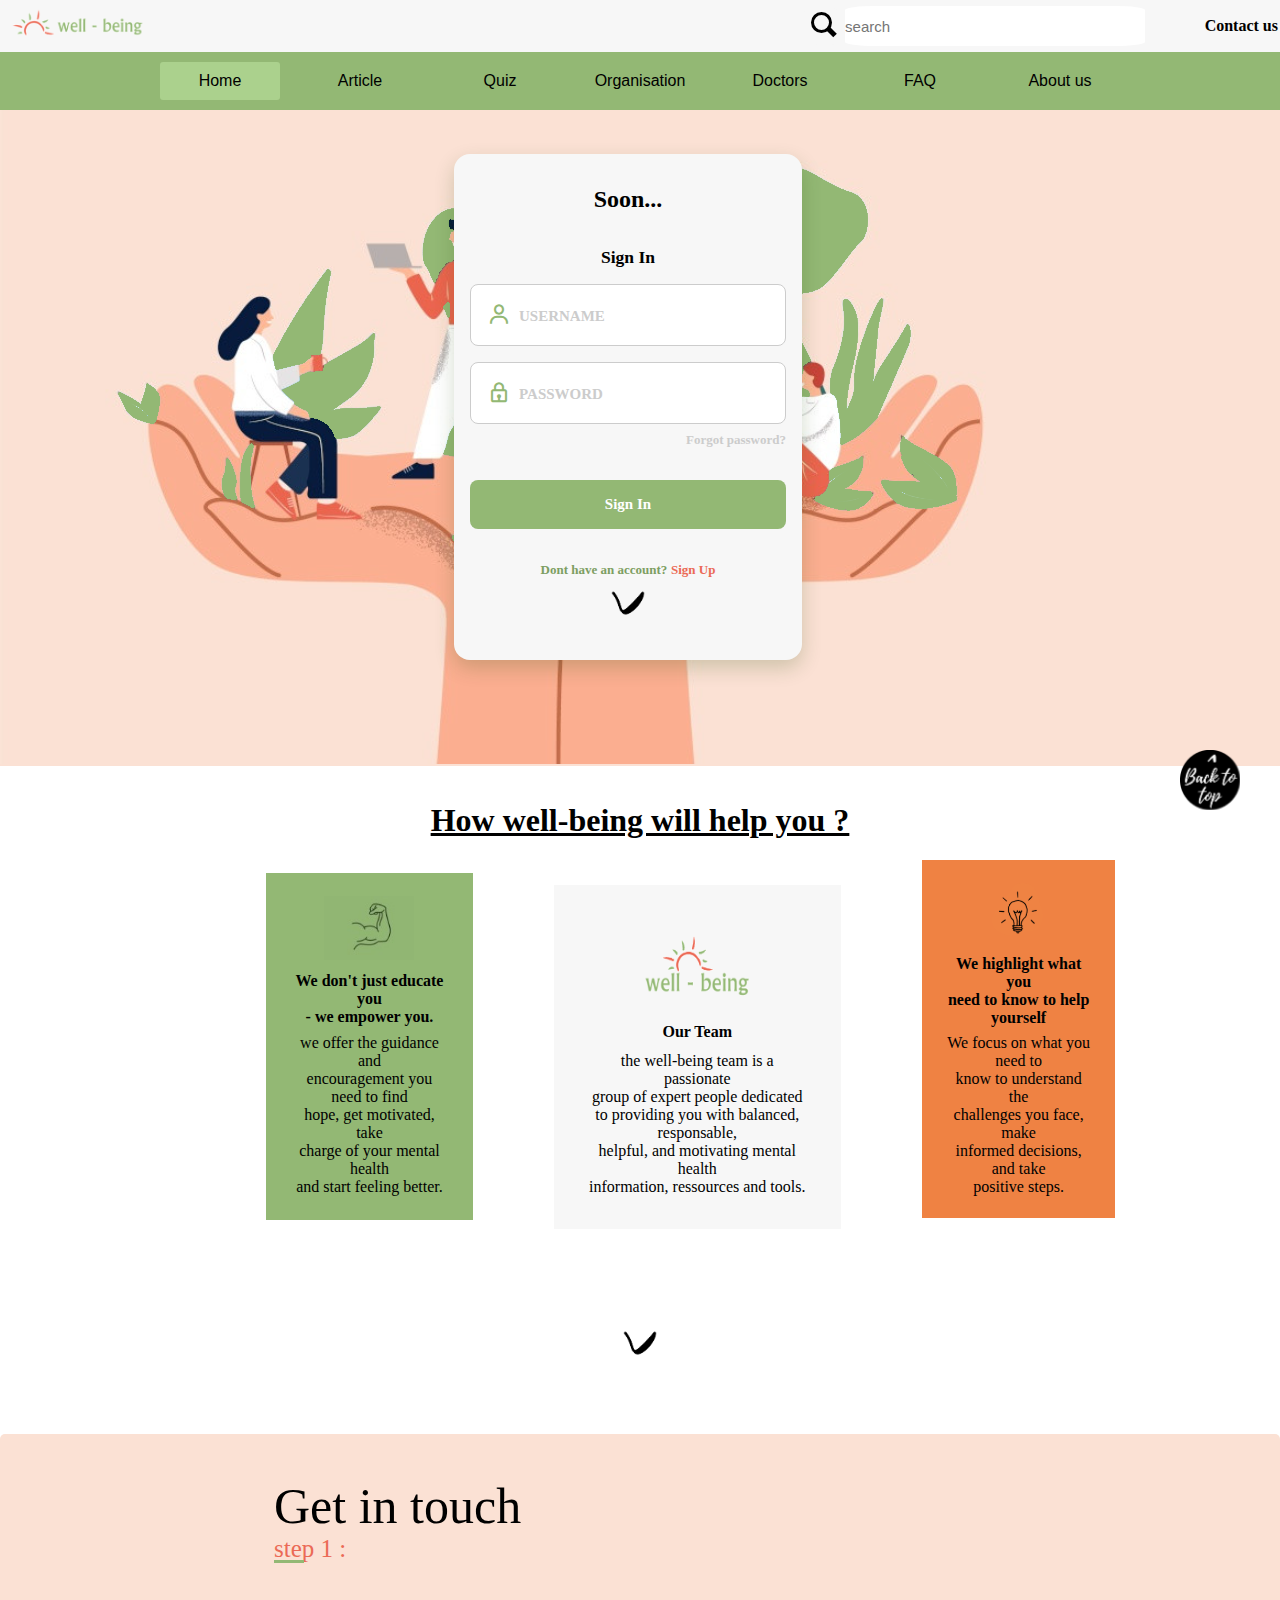
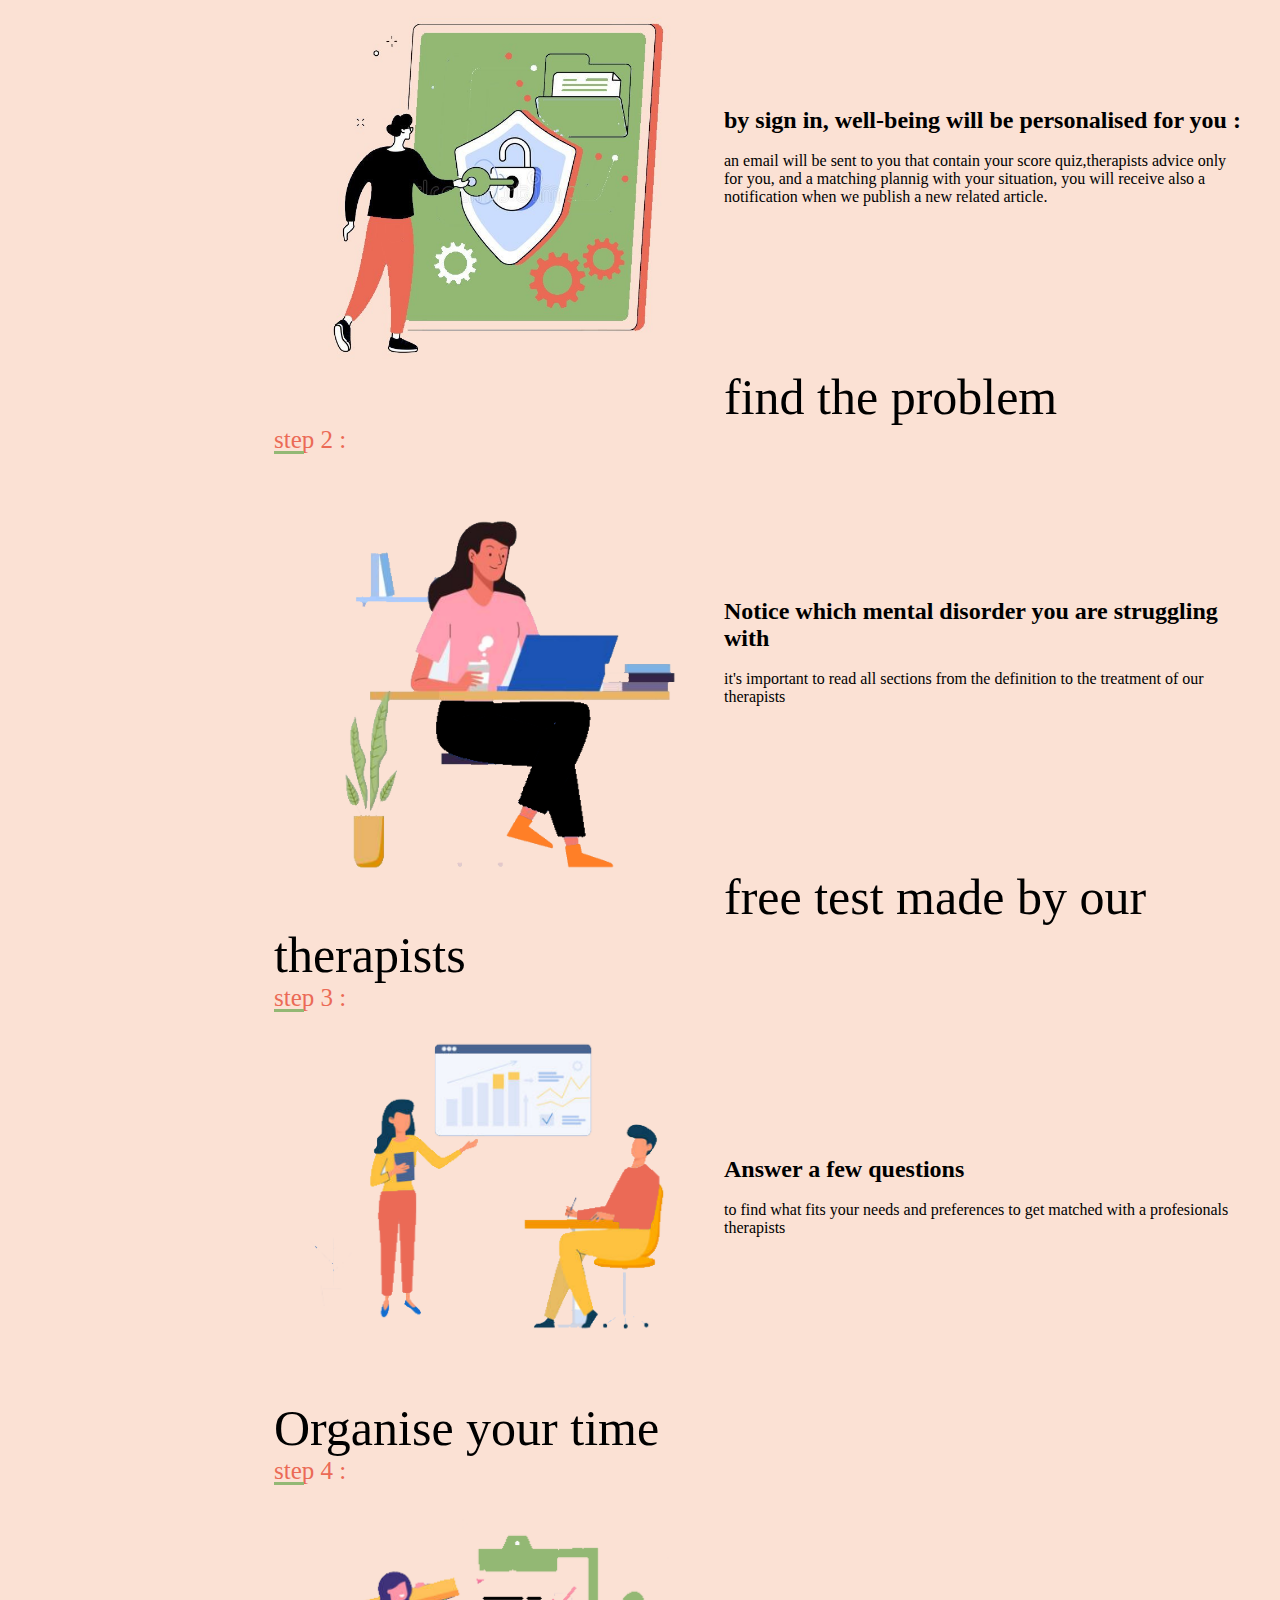
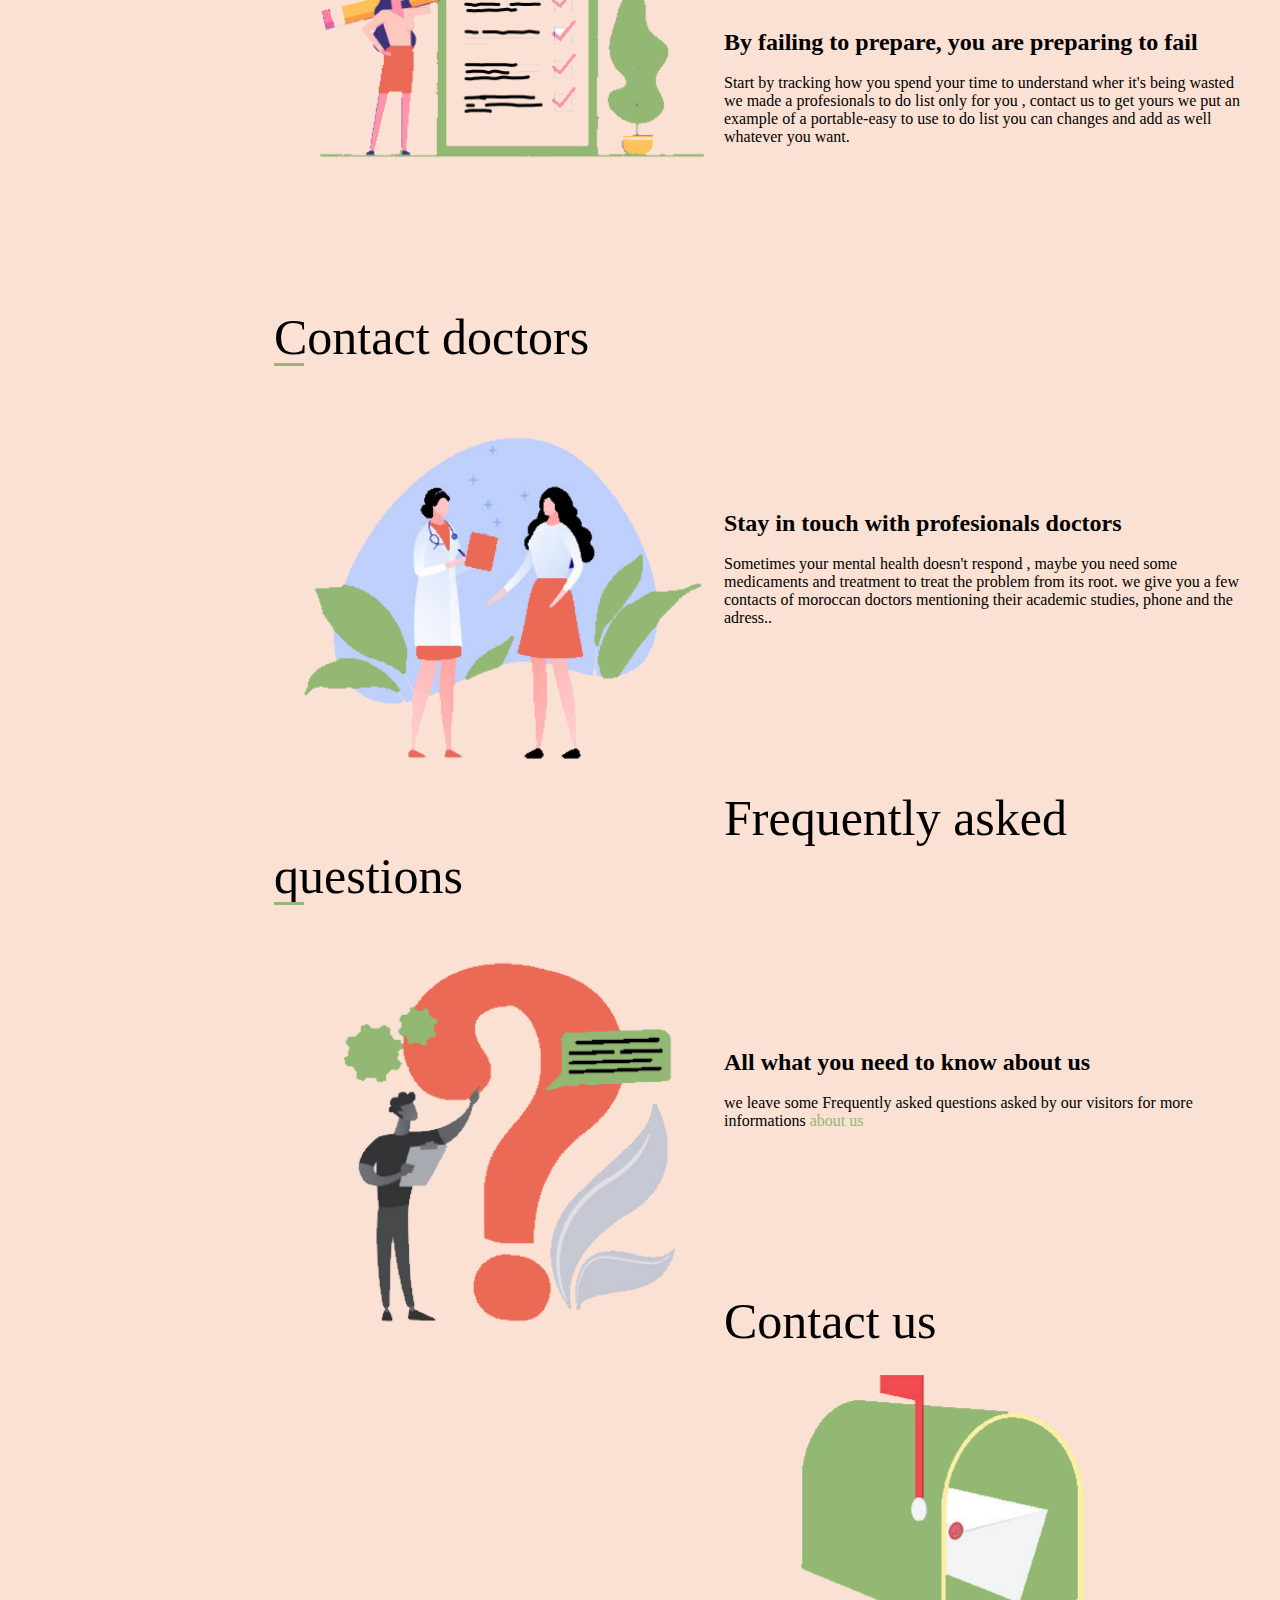
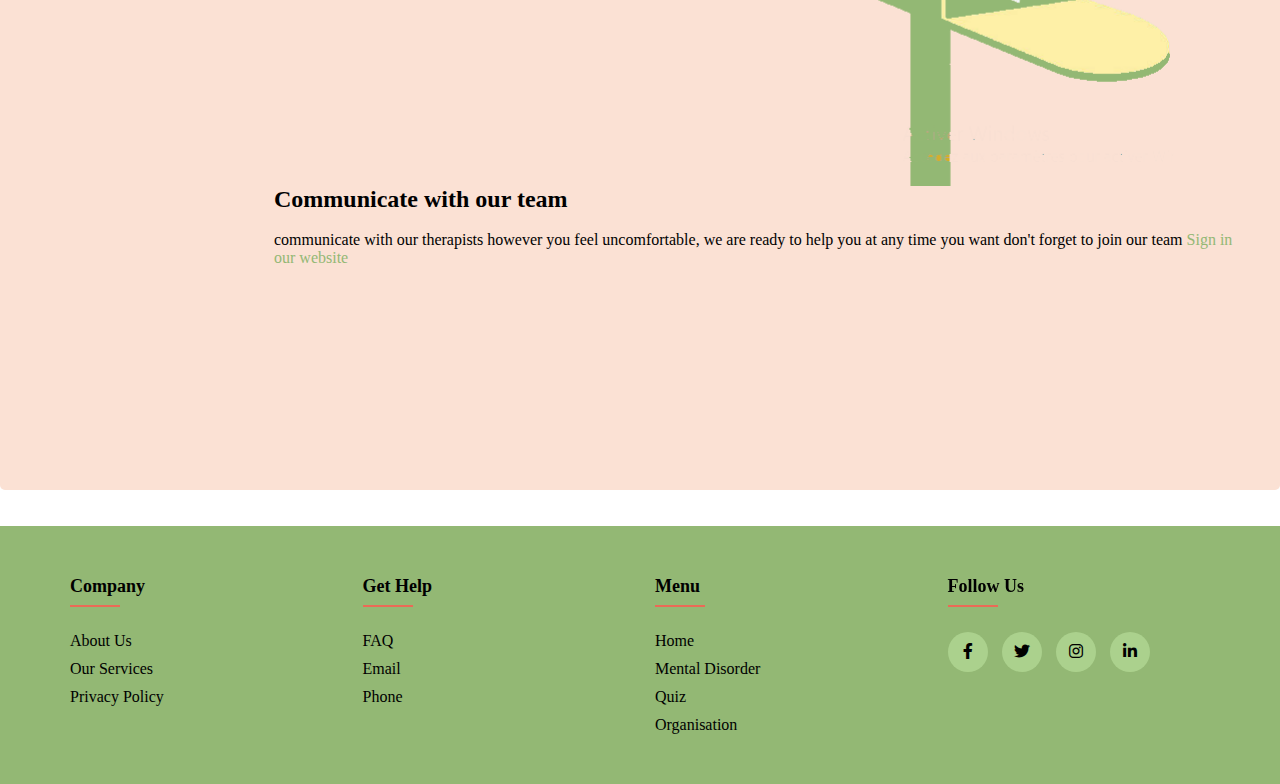
<file: index.html>
<!DOCTYPE HTML>
<html>
<head>
    <meta charset="UTF-8"/>
	<title>well-being</title>
	<link rel="icon"
	      type="image/png"
	      href="logo_nav1.png"
		  sizes="16x16">
	<link rel="stylesheet"
	      href="projet.css"
		  type="text/css">
    <link rel="stylesheet" type="text/css" href="https://cdnjs.cloudflare.com/ajax/libs/font-awesome/6.0.0-beta3/css/all.min.css">
	<link href='https://unpkg.com/boxicons@2.1.1/css/boxicons.min.css' rel='stylesheet'>
</head>
<body bgcolor="#f7f7f7">
   <header id="up">
	   <table cellpadding=5px width=100%>
		   <tr><td></td>
			<th></th>
			<th></th></tr>
		   <tr>
                <td> <img src="logo7.png" width="150"	/>  </td>         	<!-- logo-->
				
               <th align="center">
				    <div class="search">  
				          <div class="icon"></div> 
				         <div class="input"><input  type="search" id="mysearch" placeholder="search" /></div>
			         </div>
			    </th>
				<th align="right"><a href="mailto:bousetaoui.ilham@gmail.com"> Contact us</a></th>
	      </tr> 
		  <tr><td></td>
			<th></th>
			<th></th></tr>
	</table>
	</header>
	<nav>
        <div class="menu-bar">
			<ul>
				<li class="active1"><a href="index.html">Home</a></li>
				<li><a href="" id="md">Article</a>
					<div class="sub-menu-1">
						<ul>
							<li><a href="mental_disorder.html">Depression</a></li>
							<li><a href="Anxiety.html">Anxiety</a></li>
							<li><a href="mental_disorder_1.html">Bipolar</a></li>
						</ul>
					</div>
				</li>
				<li><a href="" id="quiz">Quiz</a>
					<div class="sub-menu-1">
						<ul>
							<li><a href="quizz-depression.html">Depression</a></li>
							<li><a href="quiz-anxiety.html">Anxiety</a></li>
							<li><a href="quizz-bipolar.html">Bipolar</a></li>
						</ul>
					</div>
				</li>
				<li><a href="To-Do-List.html">Organisation</a></li>
				<li><a href="contact_doctors.html">Doctors</a></li>
				<li><a href="FAQ.html">FAQ</a></li>
				<li><a href="about_us.html">About us</a></li>
			</ul>
			</div>
	</nav>
	<article>
		<div class="bg">
			<br><br><br><br><br><br><br><br><br><br><br>
        <div class="login" align="right">
            <div class="login_forms">
                <form action="" class="login_registre" id="log-in">
					<h1 class="login_title">Soon...</h1><br><br>
                    <h3 >Sign In</h3>

                    <div class="login_box">
                        <i class="bx bx-user login_icon"></i>
                        <input type="text" placeholder="USERNAME" class="login_input" id="username">
                    </div>

                    <div class="login_box">
                        <i class="bx bx-lock login_icon"></i>
                        <input type="password" placeholder="PASSWORD" class="login_input" id="password">
                    </div>

                     <a href="#" class="login_forgot">Forgot password?</a>

                     <a href="#table" class="login_button" onclick="login()" onclick="username()"> Sign In </a>
                     
                     <div>
                         <span class="login_account">Dont have an account?</span>
                         <a class="login_signin" id="sign-up">Sign Up</a>
                    </div>
					<a href="#table"><img src="downbutton.png" width="50" align="center"/></a>
                </form>
                
                <form action="#" class="login_create none" id="log-up">
        
                    <h1 class="login_title">Create account</h1>

                    <div class="login_box" id="adminn">
                        <i class="bx bx-user login_icon"></i>
                        <input type="text" placeholder="USERNAME" class="login_input" id="admin">
                    </div>

                    <div class="login_box">
                        <i class="bx bx-at login_icon"></i>
                        <input type="text" placeholder="Email" class="login_input" id="pass">
                    </div>

                    <div class="login_box" id="passs">
                        <i class="bx bx-lock login_icon"></i>
                        <input type="password" placeholder="PASSWORD" class="login_input" id="password">
                    </div>

                     <input type="submit" class="login_button" value="Sign Up" onclick="create()">
                     
                     <div>
                         <span class="login_account">already have an account?</span>
                         <a class="login_signup" id="sign-in">Sign In</a>
                     </div>

                     <div class="login_social">
                         <a href="#" class="login_social-icon"><i class="bx bxl-facebook"></i></a>
                         <a href="#" class="login_social-icon"><i class="bx bxl-twitter"></i></a>
                         <a href="#" class="login_social-icon"><i class="bx bxl-google"></i></a>
                     </div>
                </form>
            </div>
        </div>
        <script src="script-log.js"></script>
		<br><br><br><br><br>
		   </div>
		   <br><br>
		   <div id="table" class="bba">
		   <h1 class="bb"> How well-being will help you ?</h1>
		   <div class="all">
		   <ul class="ball">
			   <div class="power">
              <li class="b1"><img src="power.jpeg" width="90"/></li>
			  <li class="b2"><b> We don't just educate you <br>
				- we empower you. </b></li>
				<li class="b3"> 
					we offer the guidance and <br>
					encouragement you need to find <br>
					hope, get motivated, take <br>
					charge of your mental health <br>
					and start feeling better.</li>
				</div>
		   </ul>
		   <ul class="ball">
			   <div class="us">
			   <li class="b1"><img src="logo5.png" width="120" height="90"/></li>
			   <li class="b2"><a href="about_us.html"><b>Our Team </b></a></li>
			   <li class="b3">	
				the well-being team is a passionate <br>
				group of expert people dedicated <br>
				to providing you with balanced, responsable, <br>
				helpful, and motivating mental health <br>
				information, ressources and tools.</li>
			   </div>
		   </ul>
		   <ul class="ball">
			   <div class="bulb">
			   <li class="b1"><img src="bulb.PNG" width="90"/></li>
			   <li class="b2"><b> We highlight what you <br>
				need to know to help <br>
				yourself </b></li>
				<li class="b3">We focus on what you need to <br>
					know to understand the <br>
					challenges you face, make <br>
					informed decisions, and take <br>
					positive steps.</li>
				</div>
		   </ul>
		</div>
	</div>
	   </article>
	   <a href="#di" class="down"><img src="downbutton.png" width="50" align="center"/></a>
	   <br>
	   <div class="explication" id="di">
		   <br>
                     <ul>
					 <li class="tt">Get in touch</li>
					 <li class="title">step 1 :</li>
					 <li> &nbsp;<img src="login.jpg" width="450px" /></li>
				    <li><br><br><br><br><br><br><br>
						<p><h2>by sign in, well-being will be personalised for you :</h2><br>
					    an email will be sent to you that contain your score quiz,therapists advice only<br>
						for you, and a matching plannig with your situation, you will receive also a notification when we publish a new related article.</p>
						<br><br><br> <br><br><br><br>
					</li>
				  
					 </ul>
			<br><br>
                     <ul>
					 <li class="tt">find the problem</li>
					 <li class="title">step 2 :</li>
					 <li> &nbsp;<img src="article.png" width="450px" /></li>
				    <li><br><br><br><br><br><br><br>
						<p><h2>Notice which mental disorder you are struggling with </h2><br>
					      it's important to read all sections from the definition to the treatment of our therapists
						</p>
						<br><br><br> <br><br><br><br>
					</li>
				  
					 </ul>
					 <br><br>
                     <ul>
					 <li class="tt">free test made by our therapists</li>
					 <li class="title">step 3 :</li>
					 <li> &nbsp;<img src="test.png" width="450px" /></li>
				    <li><br><br><br><br><br><br><br>
						<p><h2>Answer a few questions  </h2><br>
					     to find what fits your needs and preferences to get matched with a profesionals therapists
						</p>
						<br><br><br> <br><br><br><br>
					</li>
				  
					 </ul>
					 <br><br>
                     <ul>
					 <li class="tt">Organise your time</li>
					 <li class="title">step 4 :</li>
					 <li> &nbsp;<img src="Todolist.png" width="450px" /></li>
				    <li><br><br><br><br><br><br><br>
						<p><h2>By failing to prepare, you are preparing to fail </h2><br>
					     Start by tracking how you spend your time to understand wher it's being wasted
						 we made a profesionals to do list only for you , contact us to get yours 
						 we put an example of a portable-easy to use to do list you can changes and add as well whatever you want.
						</p>
						<br><br><br> <br><br><br><br>
					</li>
				  
					 </ul>		 
					 <br><br>
                     <ul>
					 <li class="tt">Contact doctors</li>
					 <li class="title"></li>
					 <li> &nbsp;<img src="doctors.png" width="450px" /></li>
				    <li><br><br><br><br><br><br><br>
						<p><h2>Stay in touch with profesionals doctors </h2><br>
					     Sometimes your mental health doesn't respond , maybe you need some medicaments and treatment to treat the problem from its root.
						 we give you a few contacts of moroccan doctors mentioning their academic studies, phone and the adress..  
						</p>
						<br><br><br> <br><br><br><br>
					</li>
				  
					 </ul>	
					 <br><br>
                     <ul>
					 <li class="tt">Frequently asked questions</li>
					 <li class="title"></li>
					 <li> &nbsp;<img src="faq.png" width="450px" /></li>
				    <li><br><br><br><br><br><br><br>
						<p><h2>All what you need to know about us </h2><br>
					     we leave some Frequently asked questions asked by our visitors
						 for more informations <a href="about_us.html"><font color="93B874">about us</font></a></p>
						<br><br><br> <br><br><br><br>
					</li>
				  
					 </ul>
					 <br><br>
                     <ul>
					 <li class="tt">Contact us</li>
					 <li> &nbsp;<img src="contact us.png" width="450px" /></li>
				    <li><br><br><br><br><br><br><br>
						<p><h2>Communicate with our team </h2><br>
					     communicate with our therapists however you feel uncomfortable, we are ready to help you at any time you want 
						 don't forget to join our team <a href=#log-in ><font color="93B874">Sign in our website</font></a>
						 </p><br><br><br><br>
						<br><br><br> <br><br><br><br>
					</li>
				  
					 </ul>		 	 
		 	 

	   </div>
	   <a href="#up" class="up"> <img src="backtotop.png" height="60" width="60" class="top"/> </a>
	   <br><br>
	   <footer class="footer">
		<div class="container1">
			<div class="row">
				<div class="footer-col">
					<h4>company</h4>
					<ul>
						<li><a href="#about_us.html">about us</a></li>
						<li><a href="#di">our services</a></li>
						<li><a href="#">privacy policy</a></li>
					</ul>
				</div>
				<div class="footer-col">
				   <h4>get help</h4>
				   <ul>
					   <li><a href="FAQ.html">FAQ</a></li>
					   <li><a href="#">email</a></li>
					   <li><a href="#">phone</a></li>
				   </ul>
			   </div>
			   <div class="footer-col">
				   <h4> menu </h4>
				   <ul>
					   <li><a href="index.html">Home</a></li>
					   <li><a href="#md">mental disorder</a></li>
					   <li><a href="#quiz">Quiz</a></li>
					   <li><a href="To-Do-List.html">Organisation</a></li>
				   </ul>
			   </div>
			   <div class="footer-col">
				   <h4>follow us</h4>
				   <div class="social_links">
					   <a href="#"><i class="fab fa-facebook-f"></i></a>
					   <a href="#"><i class="fab fa-twitter"></i></a>
					   <a href="#"><i class="fab fa-instagram"></i></a>
					   <a href="#"><i class="fab fa-linkedin-in"></i></a>
				   </div>
			   </div>
			</div>
		</div>
	</footer>
</body>
</html>
<!--#489248	
#93B874-->
</file>
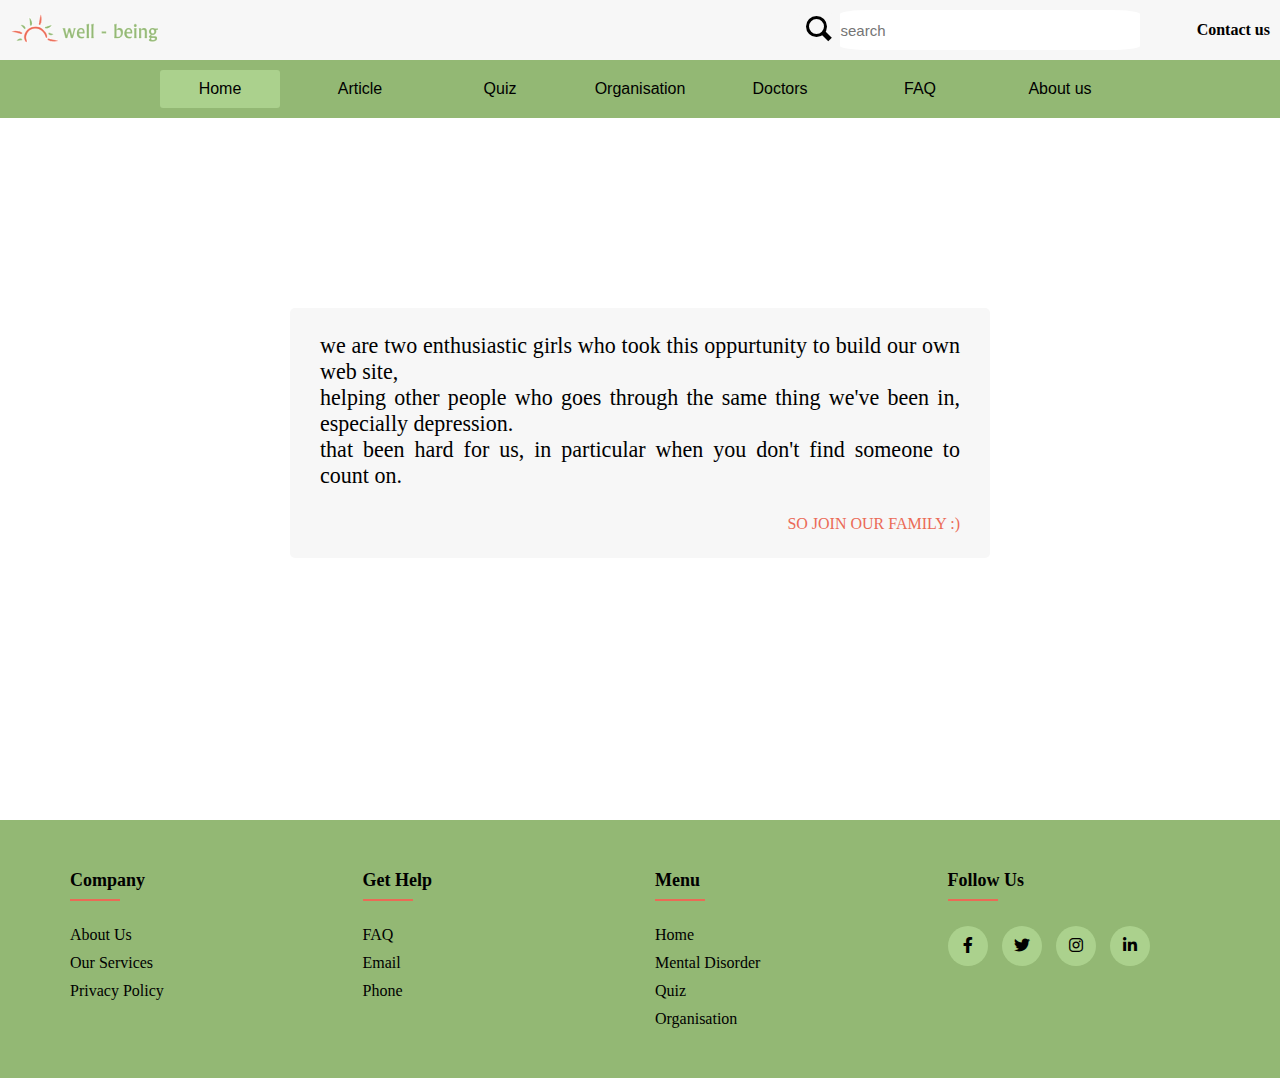
<file: about_us.html>
<!DOCTYPE HTML>
<html>
<head>
    <meta charset="UTF-8"/>
	<title>well-being</title>
	<link rel="stylesheet"
	href="projet.css"
	type="text/css">
	<link rel="icon"
	type="image/png"
	href="logo_nav1.png"
	sizes="16x16">
	<link rel="stylesheet" type="text/css" href="https://cdnjs.cloudflare.com/ajax/libs/font-awesome/6.0.0-beta3/css/all.min.css">
</head>
<body bgcolor="#f7f7f7">
   <header>
	   <table cellspacing="10" width=100%>
		   <tr>
                <td> <img src="logo8.png" width="150"	/>  </td>         	<!-- logo-->
                <th align="center">
				  <div class="search">  
				  <div class="icon"></div> 
			      <div class="input"><input  type="search" id="mysearch" placeholder="search" /></div>
		          </div>
		       </th>
			   <th align="right">
		        <a href="mailto:bousetaoui.ilham@gmail.com"> Contact us</a>
			   </th>
	      </tr>  
	</table>
	</header>
	<nav>
		<div class="menu-bar">
			<ul>
				<li class="active1"><a href="index.html">Home</a></li>
				<li><a href="" id="md">Article</a>
					<div class="sub-menu-1">
						<ul>
							<li><a href="mental_disorder.html">Depression</a></li>
							<li><a href="Anxiety.html">Anxiety</a></li>
							<li><a href="mental_disorder_1.html">Bipolar</a></li>
						</ul>
					</div>
				</li>
				<li><a href="" id="quiz">Quiz</a>
					<div class="sub-menu-1">
						<ul>
							<li><a href="quizz-depression.html">Depression</a></li>
							<li><a href="quiz-anxiety.html">Anxiety</a></li>
							<li><a href="quizz-bipolar.html">Bipolar</a></li>
						</ul>
					</div>
				</li>
				<li><a href="To-Do-List.html">Organisation</a></li>
				<li><a href="contact_doctors.html">Doctors</a></li>
				<li><a href="FAQ.html">FAQ</a></li>
				<li><a href="about_us.html">About us</a></li>
			</ul>
			</div>
	</nav>
    <div class="aba">
	<div class="container">
	<p class="about">
	we are two enthusiastic girls who took this oppurtunity to build our own web site,<br>
	 helping other people who goes through the same thing we've been in, especially depression.<br>
	 that been hard for us, in particular when you don't find someone to count on.<br><br>
	 <p align="right"><font color="#eb6a56">SO JOIN OUR FAMILY :)</font> <br></p>
	</p>	
     </div>
	</div>
	<br><br><br><br>
	<footer class="footer">
		<div class="container1">
			<div class="row">
				<div class="footer-col">
					<h4>company</h4>
					<ul>
						<li><a href="#about_us.html">about us</a></li>
						<li><a href="#">our services</a></li>
						<li><a href="#">privacy policy</a></li>
					</ul>
				</div>
				<div class="footer-col">
				   <h4>get help</h4>
				   <ul>
					   <li><a href="FAQ.html">FAQ</a></li>
					   <li><a href="#">email</a></li>
					   <li><a href="#">phone</a></li>
				   </ul>
			   </div>
			   <div class="footer-col">
				   <h4> menu </h4>
				   <ul>
					   <li><a href="index.html">Home</a></li>
					   <li><a href="#md">mental disorder</a></li>
					   <li><a href="#quiz">Quiz</a></li>
					   <li><a href="To-Do-List.html">Organisation</a></li>
				   </ul>
			   </div>
			   <div class="footer-col">
				   <h4>follow us</h4>
				   <div class="social_links">
					   <a href="#"><i class="fab fa-facebook-f"></i></a>
					   <a href="#"><i class="fab fa-twitter"></i></a>
					   <a href="#"><i class="fab fa-instagram"></i></a>
					   <a href="#"><i class="fab fa-linkedin-in"></i></a>
				   </div>
			   </div>
			</div>
		</div>
	</footer>
</body>
</html>
</file>
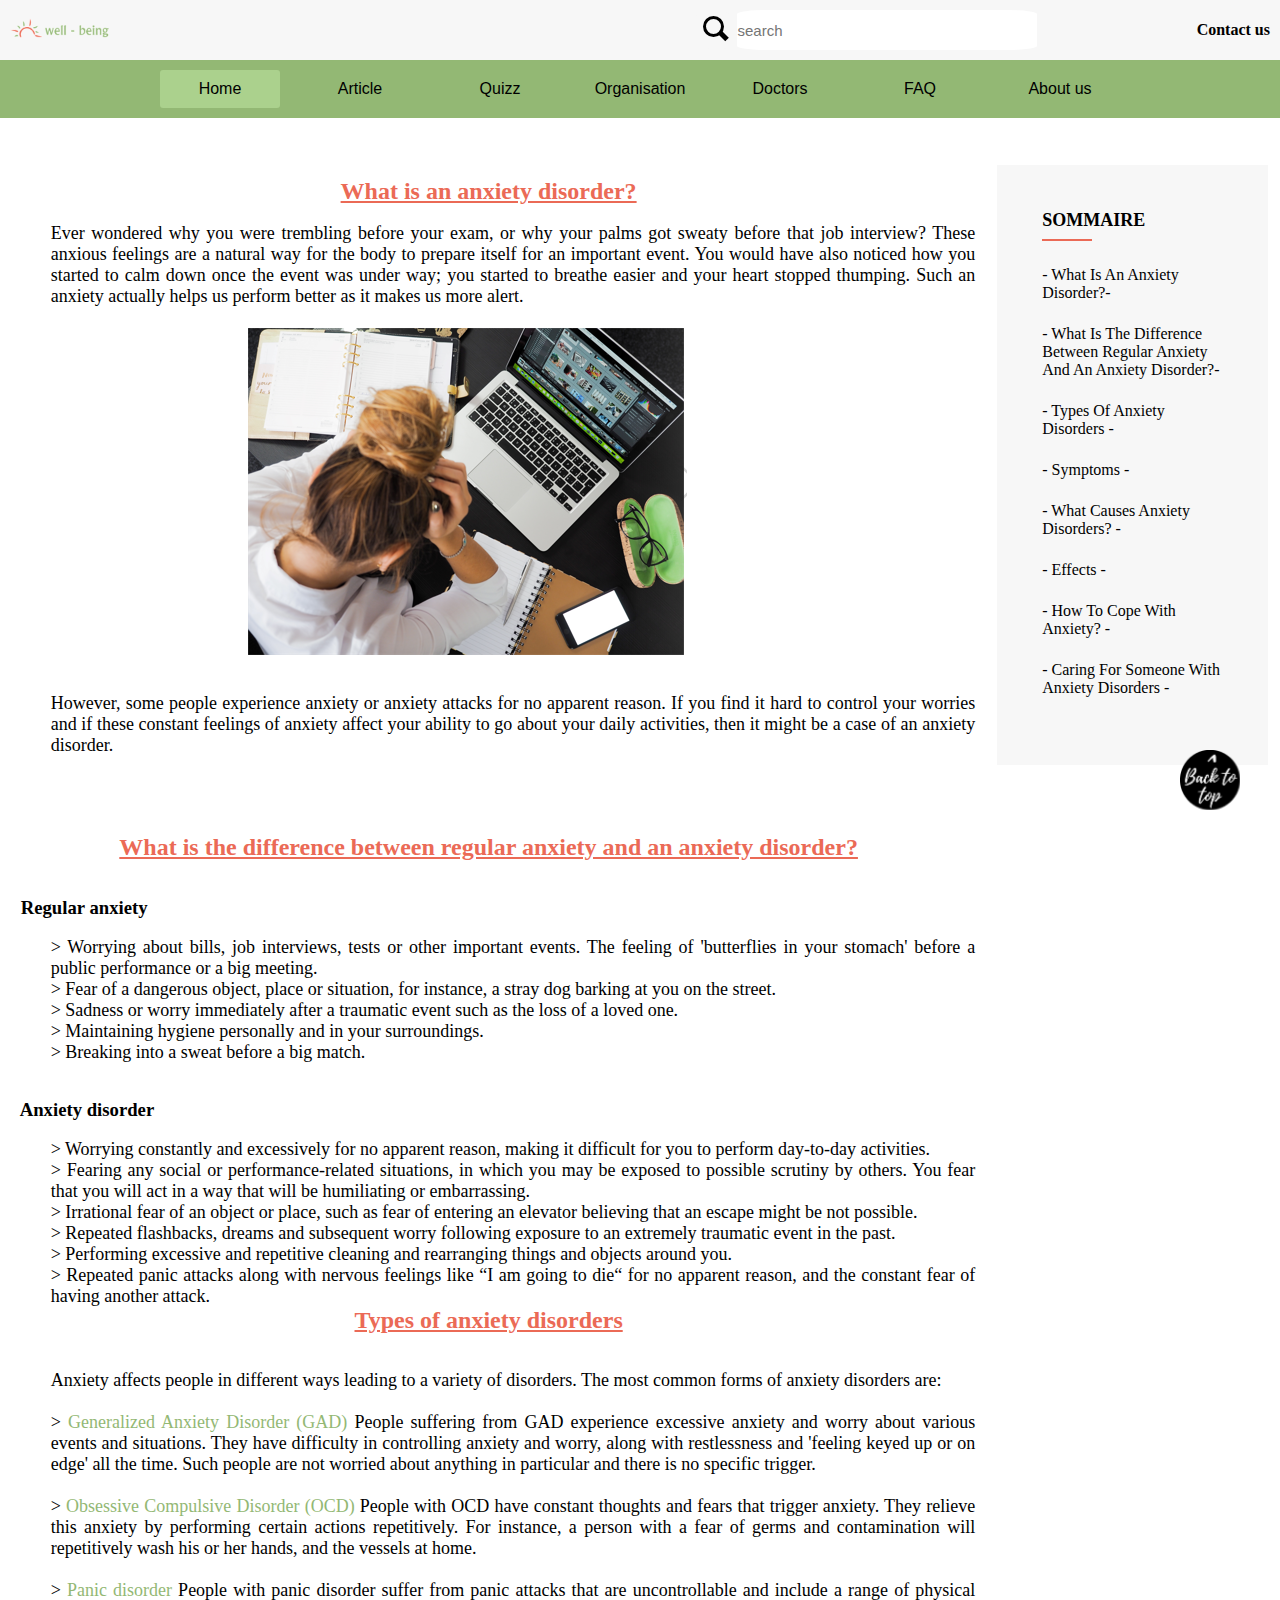
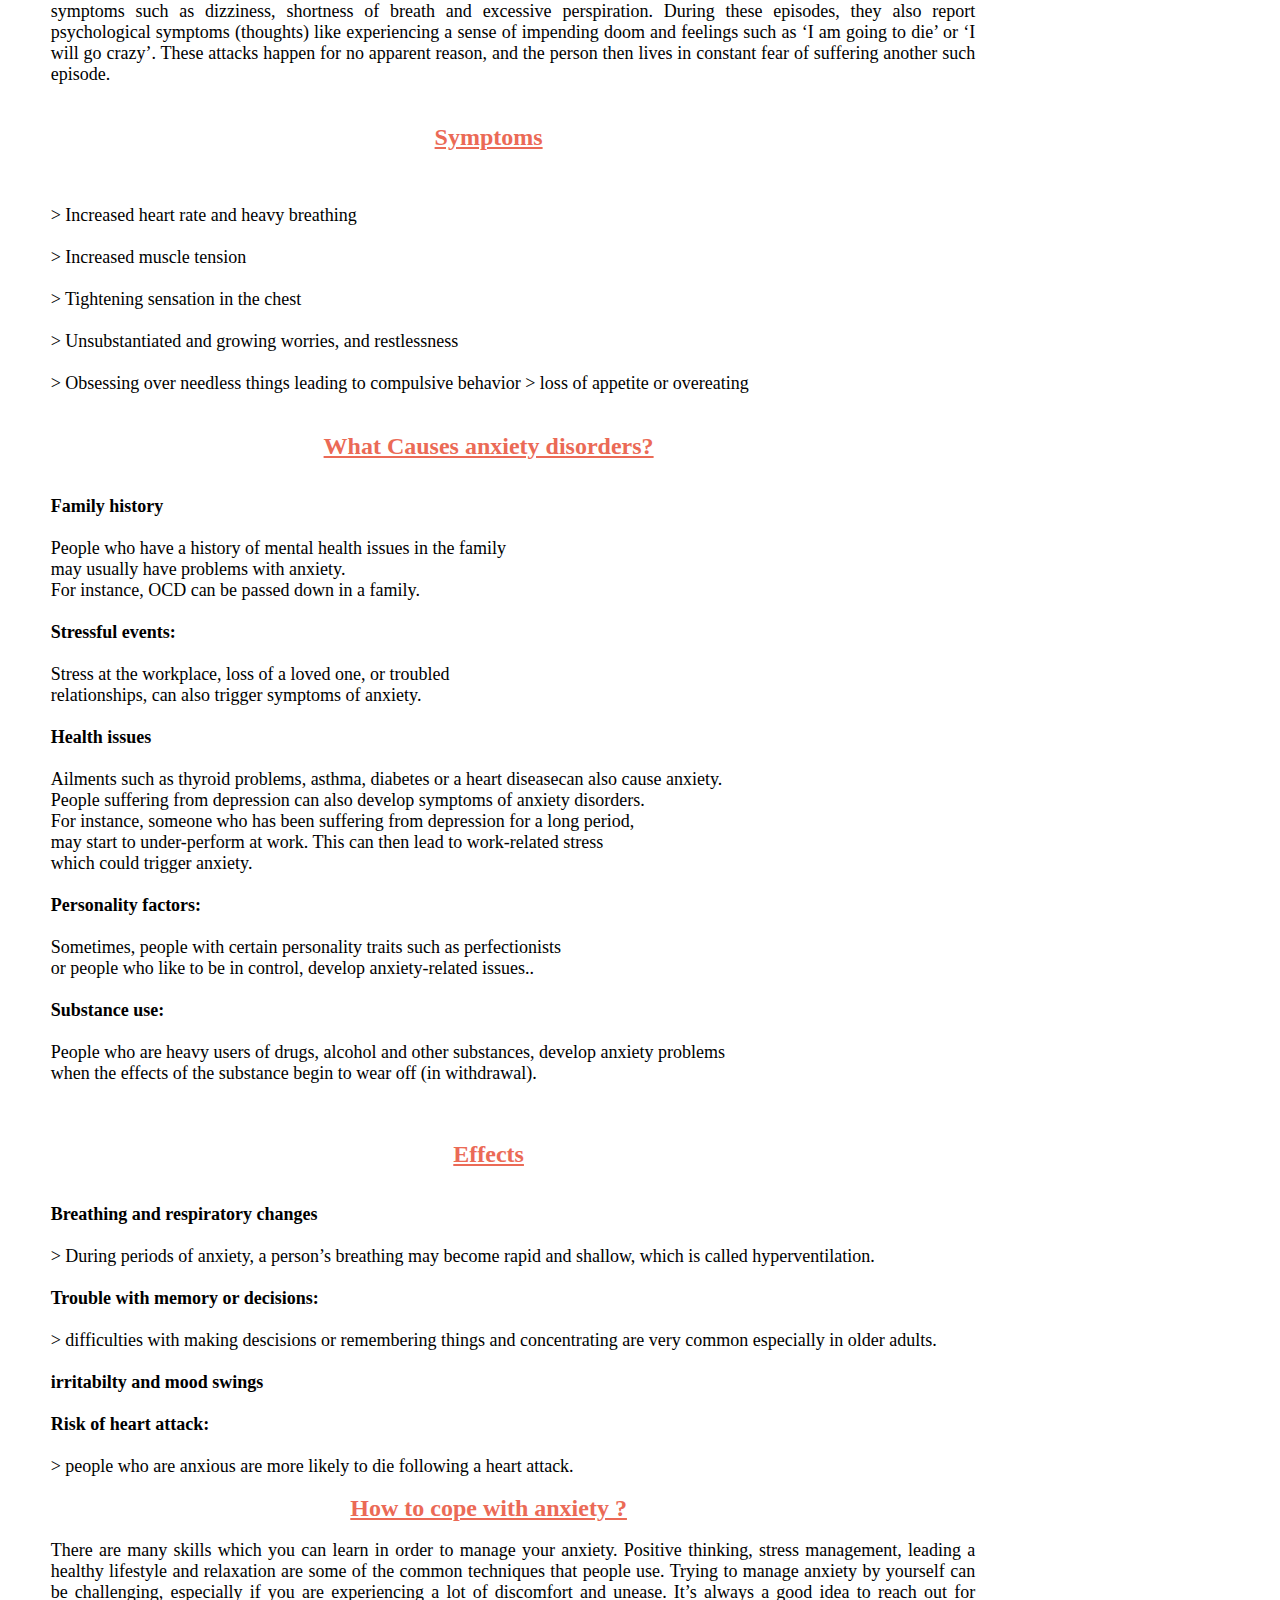
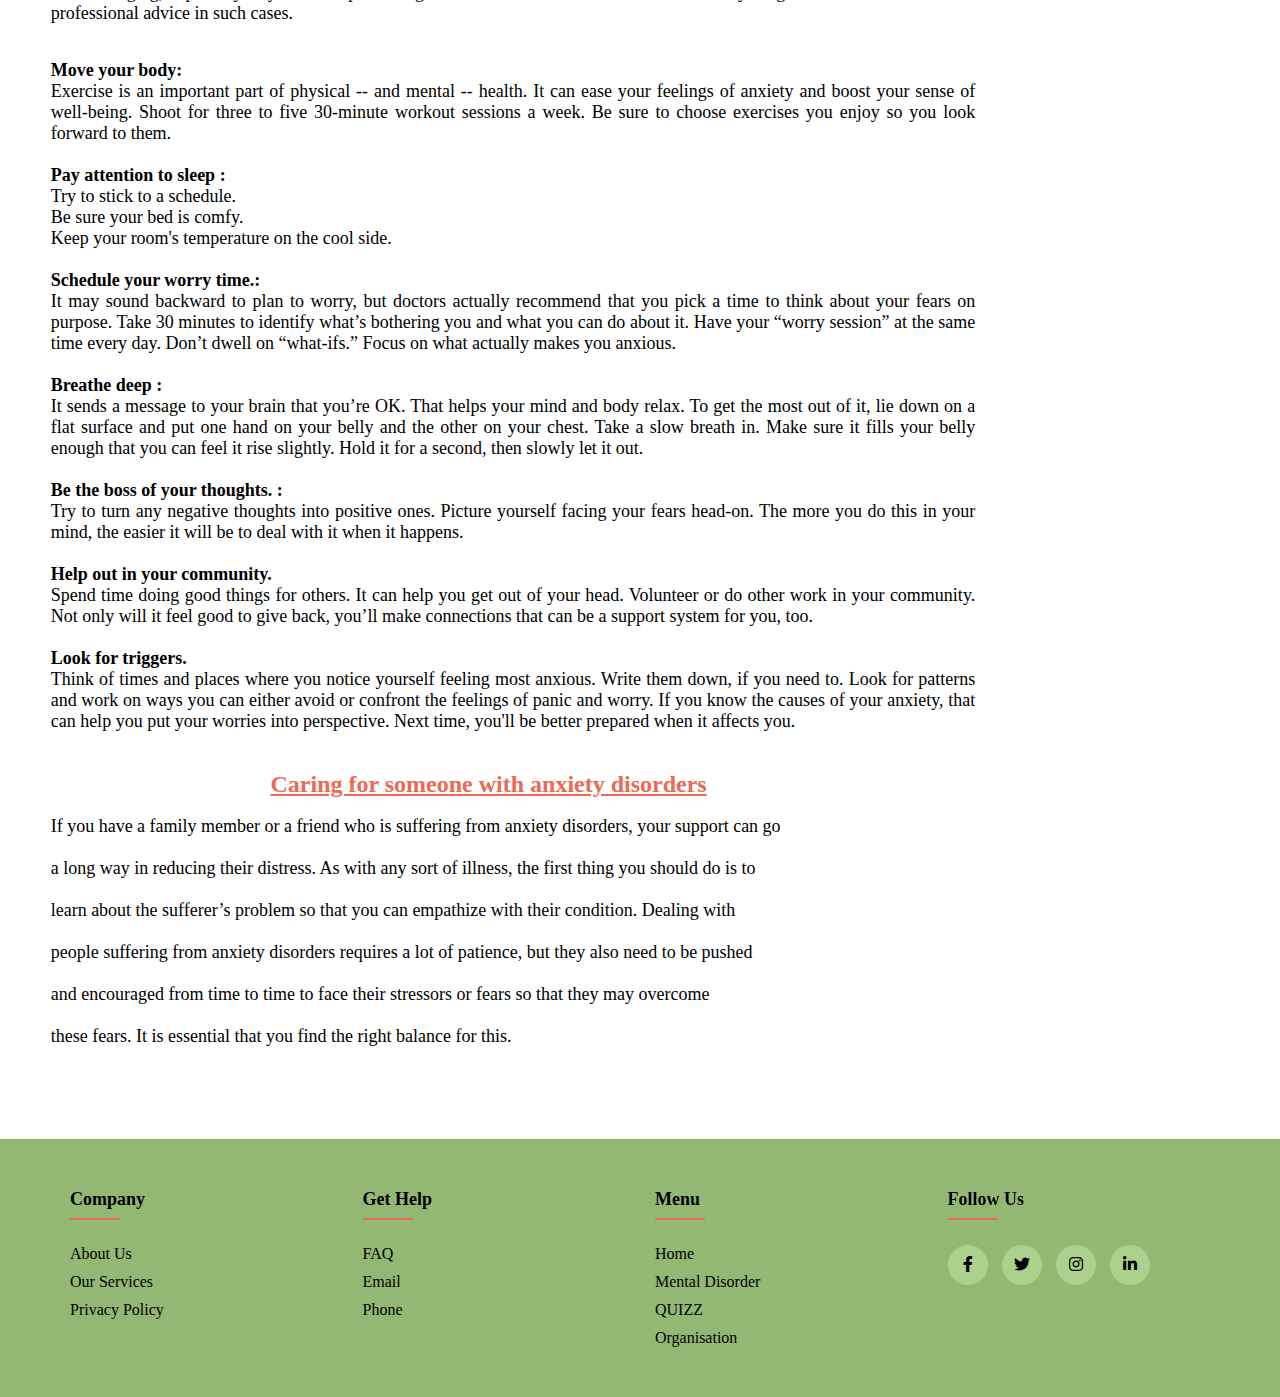
<file: Anxiety.html>
<!DOCTYPE HTML>
<html>
<head>
    <meta charset="UTF-8"/>
	<title>well-being</title>
	<style>		
        h1{
            color:#eb6a56;
        }
	</style>
    	<link rel="icon"
        type="image/png"
        href="logo_nav1.png"
        sizes="16x16">
    <link rel="stylesheet"
    href="projet.css"
    type="text/css">
    <link rel="stylesheet" type="text/css" href="https://cdnjs.cloudflare.com/ajax/libs/font-awesome/6.0.0-beta3/css/all.min.css">
</head>
<body bgcolor="#f7f7f7">
   <header id="up">
	   <table cellspacing="10" width=100%>
		   <tr>
                <td> <img src="logo8.png" width="100"/>  </td>  
                <th align="center">
				    <div class="search">  
				          <div class="icon"></div> 
				         <div class="input"><input  type="search" id="mysearch" placeholder="search" /></div>
			         </div>
			    </th>
               <th align="right">
		        <a href="mailto:bousetaoui.ilham@gmail.com"> Contact us</a></th>
	      </tr>  
	</table>
	</header>
	<nav>
        <div class="menu-bar">
            <ul>
                <li class="active1"><a href="index.html">Home</a></li>
                <li><a href="" id="md">Article</a>
                    <div class="sub-menu-1">
                        <ul>
                            <li><a href="mental_disorder.html">Depression</a></li>
                            <li><a href="Anxiety.html">Anxiety</a></li>
                            <li><a href="mental_disorder_1.html">Bipolar</a></li>
                        </ul>
                    </div>
                </li>
                <li><a href="" id="quiz">Quizz</a>
                    <div class="sub-menu-1">
                        <ul>
                            <li><a href="quizz-depression.html">Depression</a></li>
                            <li><a href="quiz-anxiety.html">Anxiety</a></li>
                            <li><a href="quizz-bipolar.html">Bipolar</a></li>
                        </ul>
                    </div>
                </li>
                <li><a href="To-Do-List.html">Organisation</a></li>
                <li><a href="contact_doctors.html">Doctors</a></li>
                <li><a href="FAQ.html">FAQ</a></li>
                <li><a href="about_us.html">About us</a></li>
            </ul>
            </div>
	</nav>  
    <table width=100%>
        <tr>      
     <td> <article class="md">
        <h1 id="What is an anxiety disorder?" > <u> What is an anxiety disorder? </u></h1>
        <br>
        <p>Ever wondered why you were trembling before your exam, or why your palms got sweaty before that job interview? These anxious feelings are a natural way for the body to prepare itself for an important event. You would have also noticed how you started to calm down once the event was under way; you started to breathe easier and your heart stopped thumping. Such an anxiety actually helps us perform better as it makes us more alert. </p><br>
           <img src="anxiety-.PNG" alt="anxiety" widht="70%" align="center" class="imaa"/><br><br><br>
        <p>However, some people experience anxiety or anxiety attacks for no apparent reason. If you find it hard to control your worries and if these constant feelings of anxiety affect your ability to go about your daily activities, then it might be a case of an anxiety disorder.</p><br><br>
        
    </article></td>
     <th><aside class="footer-col-2" >
        <h3> SOMMAIRE </h3>
        <ul>
            <li><a href="#What is an anxiety disorder?"> - What is an anxiety disorder?-</a></li> <br>
            <li><a href="#regular anxiety and an anxiety disorder"> - What is the difference between regular anxiety and an anxiety disorder?-</a></li> <br>
            <li> <a href="#Types of anxiety"> - Types of anxiety disorders -</a></li> <br>
            <li> <a href="#Symptoms"> - Symptoms -</a></li> <br>
            <li><a href="#Causes"> - What Causes anxiety disorders? -</a></li><br> 
            <li> <a href="#Effects"> - Effects -</a></li> <br>
            <li><a href="#How to cope with Anxiety?"> - How to cope with Anxiety? -</a></li><br> 
            <li><a href="#Caring for someone with anxiety disorders "> - Caring for someone with anxiety disorders  -</a></li><br> 
        </ul>
       </aside></th></tr>
       <tr>
       <td>
        <article class="md">
            <h1 id="regular anxiety and an anxiety disorder"><u>What is the difference between regular anxiety and an anxiety disorder?</u></h1><br> 
        <br><h3><b> &nbsp &nbsp Regular anxiety</b></h3><br>
             <p>
             >  Worrying about bills, job interviews, tests or other important events. The feeling of 'butterflies in your stomach' before a public performance or a big meeting. <br>
             >  Fear of a dangerous object, place or situation, for instance, a stray dog barking at you on the street.<br>
             >  Sadness or worry immediately after a traumatic event such as the loss of a loved one.<br>
             >  Maintaining hygiene personally and in your surroundings.<br>
             >  Breaking into a sweat before a big match.<br></p>
         <br><br>
         <h3><b> &nbsp &nbsp Anxiety disorder</b></h3><br>
         <p>
             >  Worrying constantly and excessively for no apparent reason, making it difficult for you to perform day-to-day activities.<br>
             >  Fearing any social or performance-related situations, in which you may be exposed to possible scrutiny by others. You fear that you will act in a way that will be humiliating or embarrassing.<br>
             >  Irrational fear of an object or place, such as fear of entering an elevator believing that an escape might be not possible.<br>
             >  Repeated flashbacks, dreams and subsequent worry following exposure to an extremely traumatic event in the past.<br>
             >  Performing excessive and repetitive cleaning and rearranging things and objects around you.<br>
             >  Repeated panic attacks along with nervous feelings like “I am going to die“ for no apparent reason, and the constant fear of having another attack.<br>
            </p>
        <h1 id="Types of anxiety"><u>Types of anxiety disorders</u></h1><br><br>
       <p>Anxiety affects people in different ways leading to a variety of disorders. The most common forms of anxiety disorders are:<br><br> 
          
            >     <font color="#93B874"> Generalized Anxiety Disorder (GAD)</font> People suffering from GAD experience excessive anxiety and worry about various events and situations. They have difficulty in controlling anxiety and worry, along with restlessness and 'feeling keyed up or on edge' all the time. Such people are not worried about anything in particular and there is no specific trigger.<br><br>
            >     <font color="#93B874"> Obsessive Compulsive Disorder (OCD)</font> People with OCD have constant thoughts and fears that trigger anxiety. They relieve this anxiety by performing certain actions repetitively. For instance, a person with a fear of germs and contamination will repetitively wash his or her hands, and the vessels at home.<br><br>
            >     <font color="#93B874"> Panic disorder</font> People with panic disorder suffer from panic attacks that are uncontrollable and include a range of physical symptoms such as dizziness, shortness of breath and excessive perspiration. During these episodes, they also report psychological symptoms (thoughts) like experiencing a sense of impending doom and feelings such as ‘I am going to die’ or ‘I will go crazy’. These attacks happen for no apparent reason, and the person then lives in constant fear of suffering another such episode.<br></br>
         

       </p>
     <br>
     <h1 id="Symptoms"> <u>Symptoms</u></h1><br><br>
     <br>
     <p> > Increased heart rate and heavy breathing<br><br>
         > Increased muscle tension<br><br>
         > Tightening sensation in the chest<br><br>
         > Unsubstantiated and growing worries, and restlessness<br><br>
         > Obsessing over needless things leading to compulsive behavior
         > loss of appetite or overeating<br><br>
     </p><br>
     <h1 id="Causes"> <u>What Causes anxiety disorders?</u> </h1><br><br>
     <p> <b>Family history</b> <br><br>
        People who have a history of mental health issues in the family<br> may usually have problems with anxiety. <br>For instance, OCD can be passed down in a family.<br><br>
        <b>Stressful events:</b><br><br>
        Stress at the workplace, loss of a loved one, or troubled <br>relationships, can also trigger symptoms of anxiety.<br><br>
        <b>Health issues</b><br><br>
        Ailments such as thyroid problems, asthma, diabetes or a heart diseasecan also cause anxiety.<br> People suffering from depression can also develop symptoms of anxiety disorders.<br> For instance, someone who has been suffering from depression for a long period,<br> may start to under-perform at work. This can then lead to work-related stress <br>which could trigger anxiety.<br><br>
        <b>Personality factors:</b><br><br>
        Sometimes, people with certain personality traits such as perfectionists<br> or people who like to be in control, develop anxiety-related issues..<br><br>
        <b>Substance use:</b><br><br>
        People who are heavy users of drugs, alcohol and other substances, develop anxiety problems<br> when the effects of the substance begin to wear off (in withdrawal).<br><br>
     </p><br><br>
        <h1 id="Effects"> <U> Effects </U></h1>
     <br><br>
     <p> <b>Breathing and respiratory changes</b><br><br>
        > During periods of anxiety, a person’s breathing may become rapid and shallow, which is called hyperventilation.<br><br>
         <b>Trouble with memory or decisions:</b><br><br>
        > difficulties with making descisions or remembering things and concentrating are very common especially in older adults.<br><br>
        <b>irritabilty and mood swings</b><br><br>
        <b>Risk of heart attack:</b><br><br>
          > people who are anxious are more likely to die following a heart attack.</p><br>
           <h1 id="How to cope with Anxiety?"> <u> How to cope with anxiety ? </u> </h1>
           <br>
           <p>There are many skills which you can learn in order to manage your anxiety. Positive thinking, stress management, leading a healthy lifestyle and relaxation are some of the common techniques that people use. Trying to manage anxiety by yourself can be challenging, especially if you are experiencing a lot of discomfort and unease. It’s always a good idea to reach out for professional advice in such cases.</p><br><br>
           <p>   <b> Move your body: </b> <br>
            Exercise is an important part of physical -- and mental -- health. It can ease your feelings of anxiety and boost your sense of well-being. Shoot for three to five 30-minute workout sessions a week. Be sure to choose exercises you enjoy so you look forward to them. <br><br>
                 <b> Pay attention to sleep : </b> <br>
                       Try to stick to a schedule.<br>
                        Be sure your bed is comfy.<br>
                        Keep your room's temperature on the cool side. <br><br>
                <b>Schedule your worry time.: </b> <br>
                It may sound backward to plan to worry, but doctors actually recommend that you pick a time to think about your fears on purpose. Take 30 minutes to identify what’s bothering you and what you can do about it. Have your “worry session” at the same time every day. Don’t dwell on “what-ifs.” Focus on what actually makes you anxious. <br> <br>
                <b> Breathe deep : </b> <br>
                It sends a message to your brain that you’re OK. That helps your mind and body relax. To get the most out of it, lie down on a flat surface and put one hand on your belly and the other on your chest. Take a slow breath in. Make sure it fills your belly enough that you can feel it rise slightly. Hold it for a second, then slowly let it out.<br> <br>
                <b> Be the boss of your thoughts. : </b> <br>
                Try to turn any negative thoughts into positive ones. Picture yourself facing your fears head-on. The more you do this in your mind, the easier it will be to deal with it when it happens.<br> <br>
                <b> Help out in your community. </b> <br>
                Spend time doing good things for others. It can help you get out of your head. Volunteer or do other work in your community. Not only will it feel good to give back, you’ll make connections that can be a support system for you, too.<br> <br>
                <b>  Look for triggers.</b> <br>
                Think of times and places where you notice yourself feeling most anxious. Write them down, if you need to. Look for patterns and work on ways you can either avoid or confront the feelings of panic and worry. If you know the causes of your anxiety, that can help you put your worries into perspective. Next time, you'll be better prepared when it affects you.<br> <br>
                    </p><br>
            <h1 id="Caring"> <u>Caring for someone with anxiety disorders </u> </h1>
            <br>
                    <p> 
                        If you have a family member or a friend who is suffering from anxiety disorders, your support can go<br><br> a long way in reducing their distress. As with any sort of illness, the first thing you should do is to<br><br> learn about the sufferer’s problem so that you can empathize with their condition. Dealing with<br><br> people suffering from anxiety disorders requires a lot of patience, but they also need to be pushed<br><br> and encouraged from time to time to face their stressors or fears so that they may overcome<br><br> these fears. It is essential that you find the right balance for this.
                    </p>
                    <br><br><br>
            
             </p>
       </article></td>
       <th></th>
    </tr><br>
    </table>
       <br>
       <a href="#up" class="up"> <img src="backtotop.png" height="60" width="60" class="top"/> </a>
       <br>
       <footer class="footer">
        <div class="container1">
            <div class="row">
                <div class="footer-col">
                    <h4>company</h4>
                    <ul>
                        <li><a href="#about_us.html">about us</a></li>
                        <li><a href="#">our services</a></li>
                        <li><a href="#">privacy policy</a></li>
                    </ul>
                </div>
                <div class="footer-col">
                   <h4>get help</h4>
                   <ul>
                       <li><a href="FAQ.html">FAQ</a></li>
                       <li><a href="#">email</a></li>
                       <li><a href="#">phone</a></li>
                   </ul>
               </div>
               <div class="footer-col">
                   <h4> menu </h4>
                   <ul>
                       <li><a href="index.html">Home</a></li>
                       <li><a href="#md">mental disorder</a></li>
                       <li><a href="#quiz">QUIZZ</a></li>
                       <li><a href="To-Do-List.html">Organisation</a></li>
                   </ul>
               </div>
               <div class="footer-col">
                   <h4>follow us</h4>
                   <div class="social_links">
                       <a href="#"><i class="fab fa-facebook-f"></i></a>
                       <a href="#"><i class="fab fa-twitter"></i></a>
                       <a href="#"><i class="fab fa-instagram"></i></a>
                       <a href="#"><i class="fab fa-linkedin-in"></i></a>
                   </div>
               </div>
            </div>
        </div>
    </footer>
</body>
</html>
</file>
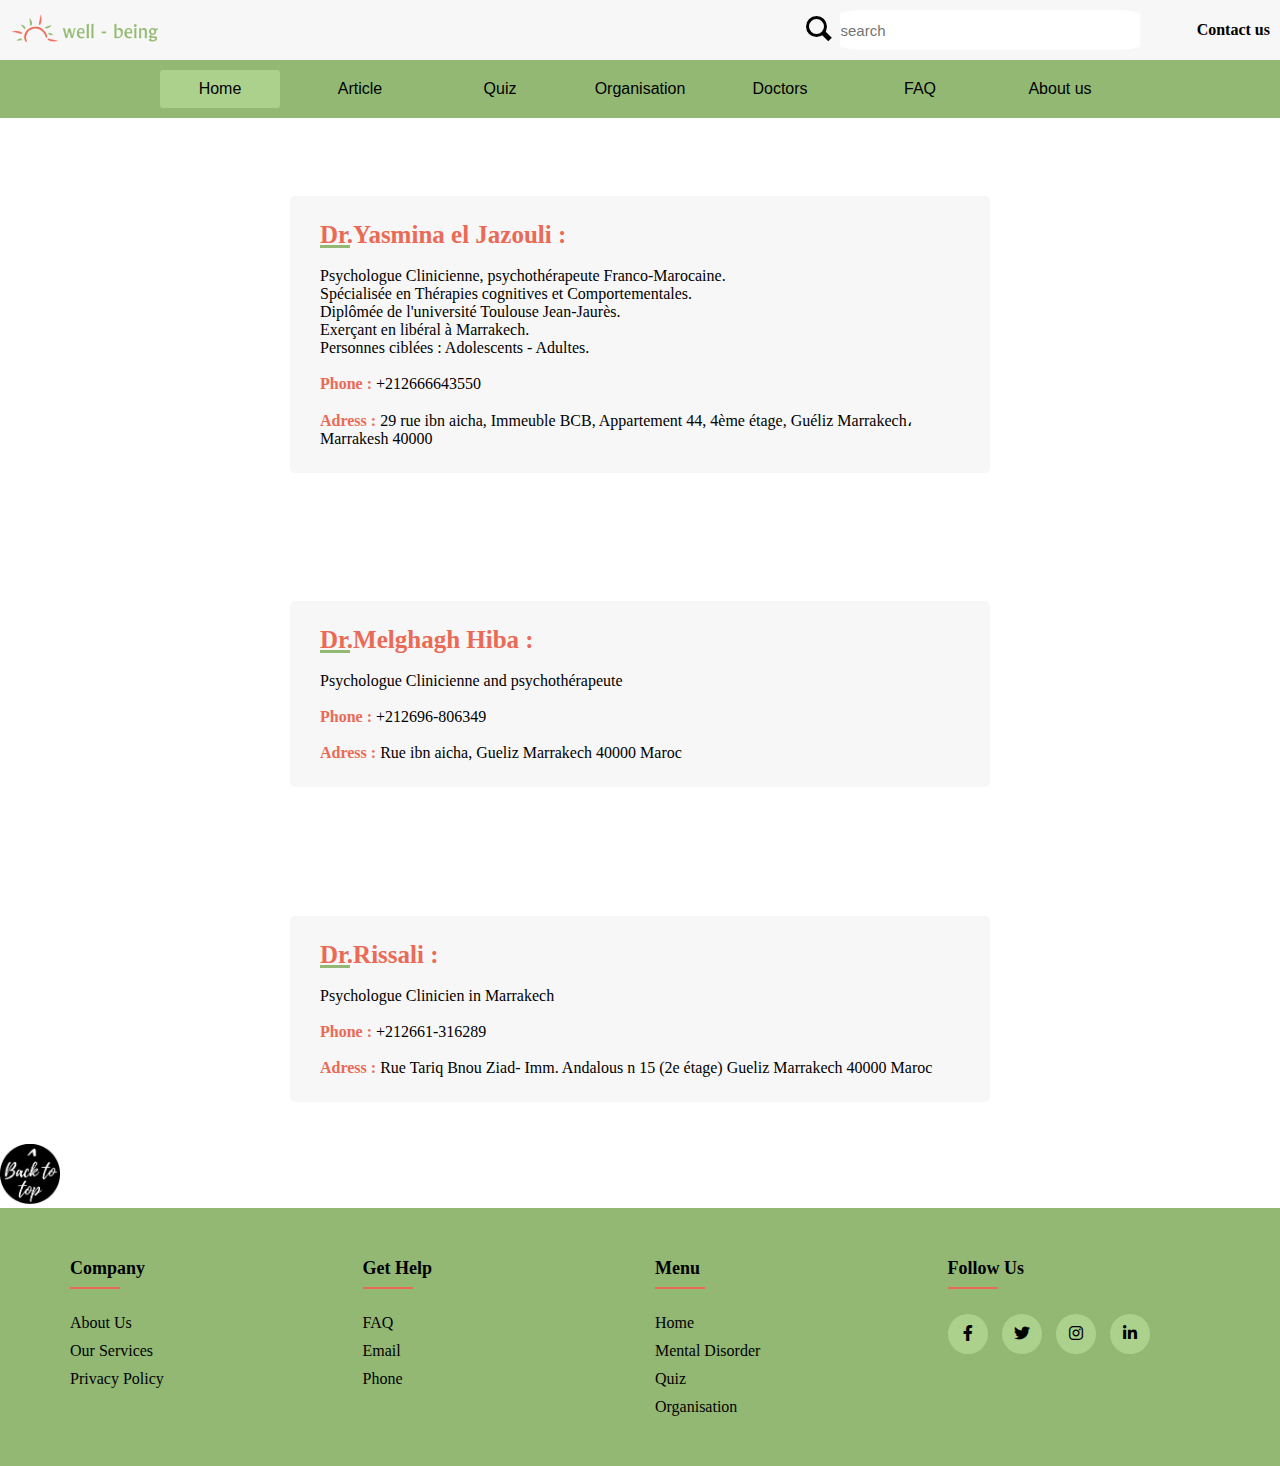
<file: contact_doctors.html>
<!DOCTYPE HTML>
<html>
<head>
    <meta charset="UTF-8"/>
	<title>well-being</title>
	<link rel="stylesheet"
	href="projet.css"
	type="text/css">
	<link rel="icon"
	type="image/png"
	href="logo_nav1.png"
	sizes="16x16">
	<link rel="stylesheet" type="text/css" href="https://cdnjs.cloudflare.com/ajax/libs/font-awesome/6.0.0-beta3/css/all.min.css">
</head>
<body bgcolor="#f7f7f7">
   <header id="up">
	   <table cellspacing="10" width=100%>
		   <tr>
                <td> <img src="logo8.png" width="150"	/>  </td>         	<!-- logo-->
				<th align="center">
				    <div class="search">  
				          <div class="icon"></div> 
				         <div class="input"><input  type="search" id="mysearch" placeholder="search" /></div>
			         </div>
			    </th>
               <th align="right">
		        <a href="mailto:bousetaoui.ilham@gmail.com"> Contact us</a></th>
	      </tr>  
	</table>
	</header>
	<nav>
		<div class="menu-bar">
			<ul>
				<li class="active1"><a href="index.html">Home</a></li>
				<li><a href="" id="md">Article</a>
					<div class="sub-menu-1">
						<ul>
							<li><a href="mental_disorder.html">Depression</a></li>
							<li><a href="Anxiety.html">Anxiety</a></li>
							<li><a href="mental_disorder_1.html">Bipolar</a></li>
						</ul>
					</div>
				</li>
				<li><a href="" id="quiz">Quiz</a>
					<div class="sub-menu-1">
						<ul>
							<li><a href="quizz-depression.html">Depression</a></li>
							<li><a href="quiz-anxiety.html">Anxiety</a></li>
							<li><a href="quizz-bipolar.html">Bipolar</a></li>
						</ul>
					</div>
				</li>
				<li><a href="To-Do-List.html">Organisation</a></li>
				<li><a href="contact_doctors.html">Doctors</a></li>
				<li><a href="FAQ.html">FAQ</a></li>
				<li><a href="about_us.html">About us</a></li>
			</ul>
			</div>
	</nav><br><br>
	<div class="baa">
       <div class="container">
	        <span class="title"><b>Dr.Yasmina el Jazouli :</b></span><br><br>
	        <ul>
		    <li> Psychologue Clinicienne, psychothérapeute Franco-Marocaine.</li>

		    <li>Spécialisée en Thérapies cognitives et Comportementales. </li>

		    <li>Diplômée de l'université Toulouse Jean-Jaurès.</li>

		    <li>Exerçant en libéral à Marrakech. </li>

		    <li>Personnes ciblées : Adolescents - Adultes.</li> 
           </ul><br>
            <b><font color="#eb6a56">Phone :</font></b>
             +212666643550
		      <br><br>
             <b><font color="#eb6a56">Adress :</font></b>
            29 rue ibn aicha, Immeuble BCB, Appartement 44, 4ème étage, Guéliz Marrakech، Marrakesh 40000
	   </div>
		</div>
		<div class="baa">
		 <div class="container">
		 <span class="title"><b>Dr.Melghagh Hiba :</b></span><br><br>
		 Psychologue Clinicienne and psychothérapeute <br><br>
		 <b><font color="#eb6a56">Phone :</font></b>
		 +212696-806349 <br><br>
		 <b><font color="#eb6a56">Adress :</font></b>
		 Rue ibn aicha, Gueliz Marrakech 40000 Maroc
		 </div>
        </div>
		<div class="baaa">
		<div class="container">
			<span class="title"><b> Dr.Rissali :</b></span><br><br>
			Psychologue Clinicien in Marrakech <br><br>
			<b><font color="#eb6a56">Phone :</font></b>
			+212661-316289 <br><br>
			<b><font color="#eb6a56">Adress :</font></b>
			Rue Tariq Bnou Ziad- Imm. Andalous n 15 (2e étage) Gueliz Marrakech 40000 Maroc
		</div>
	</div>
		<a href="#up"> <img src="backtotop.png" height="60" width="60"/> </a>
		<br>
		<footer class="footer">
			<div class="container1">
				<div class="row">
					<div class="footer-col">
						<h4>company</h4>
						<ul>
							<li><a href="#about_us.html">about us</a></li>
							<li><a href="#">our services</a></li>
							<li><a href="#">privacy policy</a></li>
						</ul>
					</div>
					<div class="footer-col">
					   <h4>get help</h4>
					   <ul>
						   <li><a href="FAQ.html">FAQ</a></li>
						   <li><a href="#">email</a></li>
						   <li><a href="#">phone</a></li>
					   </ul>
				   </div>
				   <div class="footer-col">
					   <h4> menu </h4>
					   <ul>
						   <li><a href="index.html">Home</a></li>
						   <li><a href="#md">mental disorder</a></li>
						   <li><a href="#quiz">Quiz</a></li>
						   <li><a href="To-Do-List.html">Organisation</a></li>
					   </ul>
				   </div>
				   <div class="footer-col">
					   <h4>follow us</h4>
					   <div class="social_links">
						   <a href="#"><i class="fab fa-facebook-f"></i></a>
						   <a href="#"><i class="fab fa-twitter"></i></a>
						   <a href="#"><i class="fab fa-instagram"></i></a>
						   <a href="#"><i class="fab fa-linkedin-in"></i></a>
					   </div>
				   </div>
				</div>
			</div>
		</footer>
</body>
</html>
<!--#489248	
#93B874-->
</file>
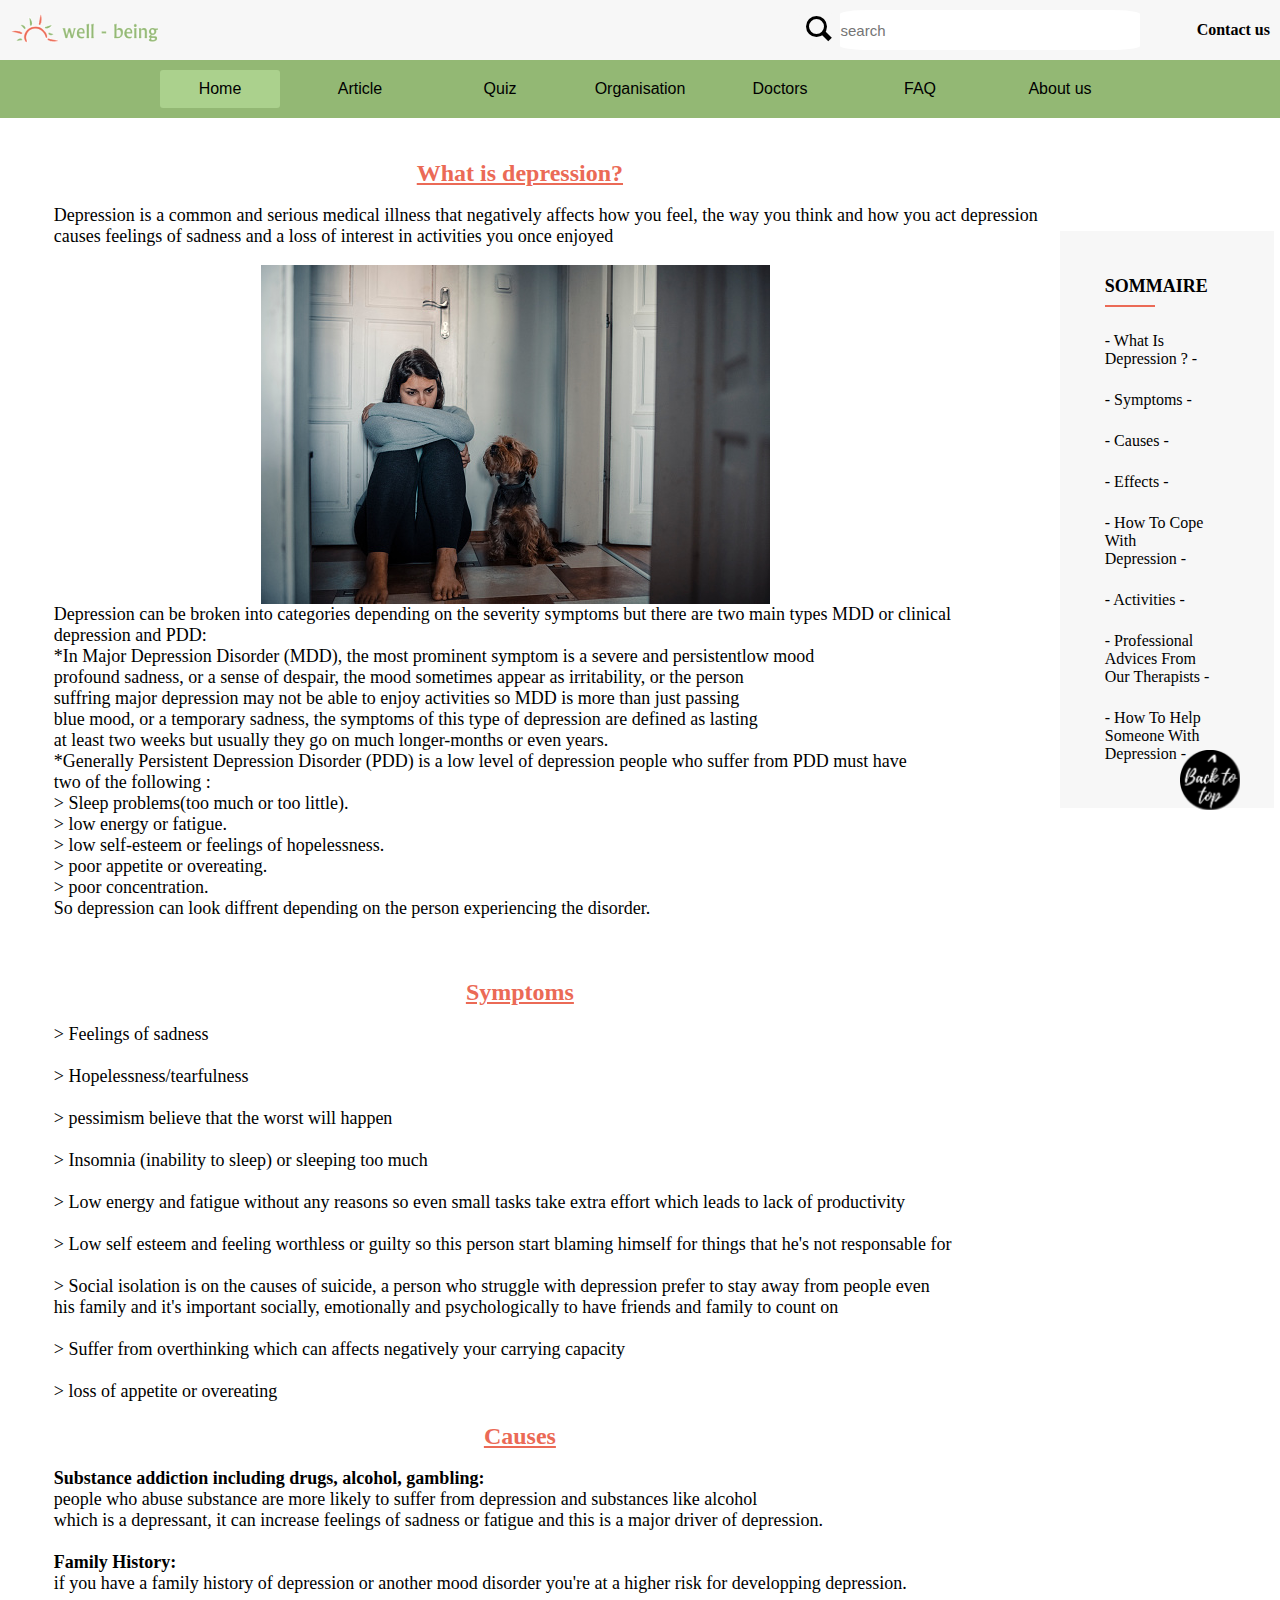
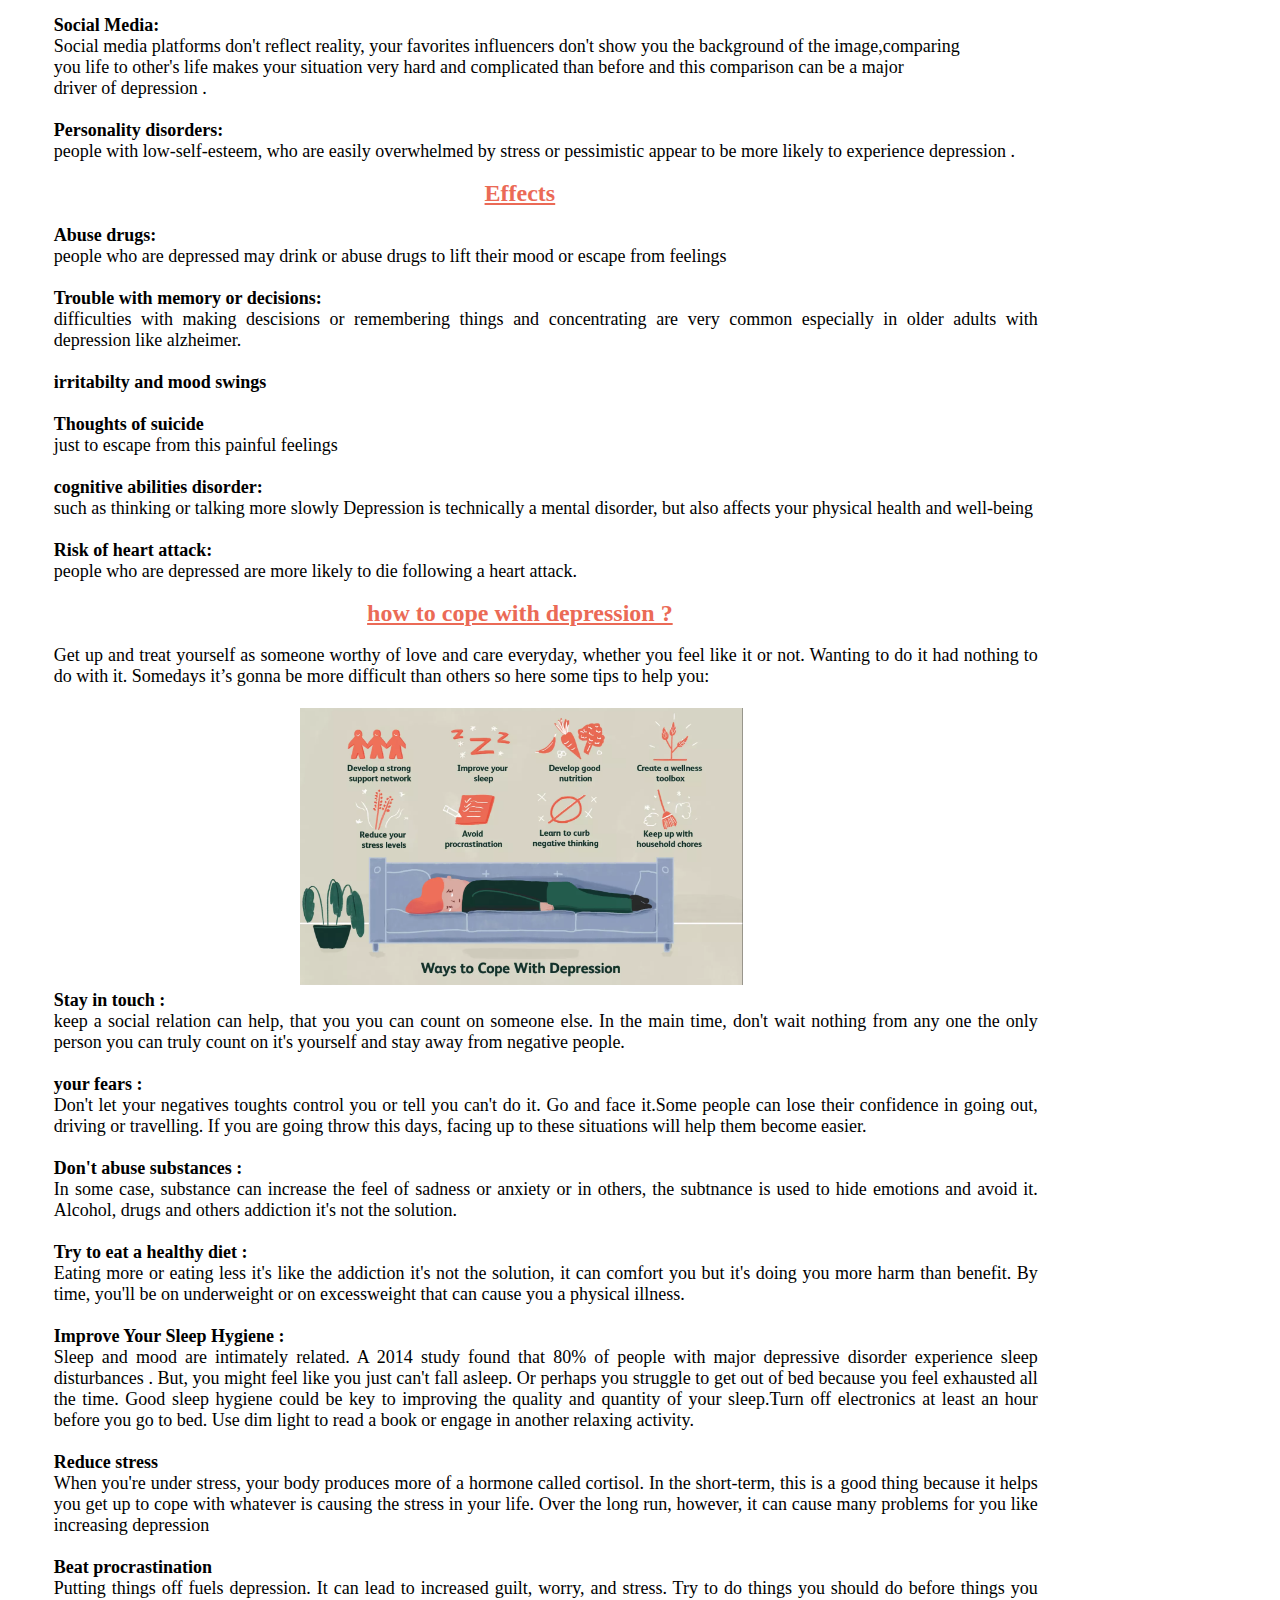
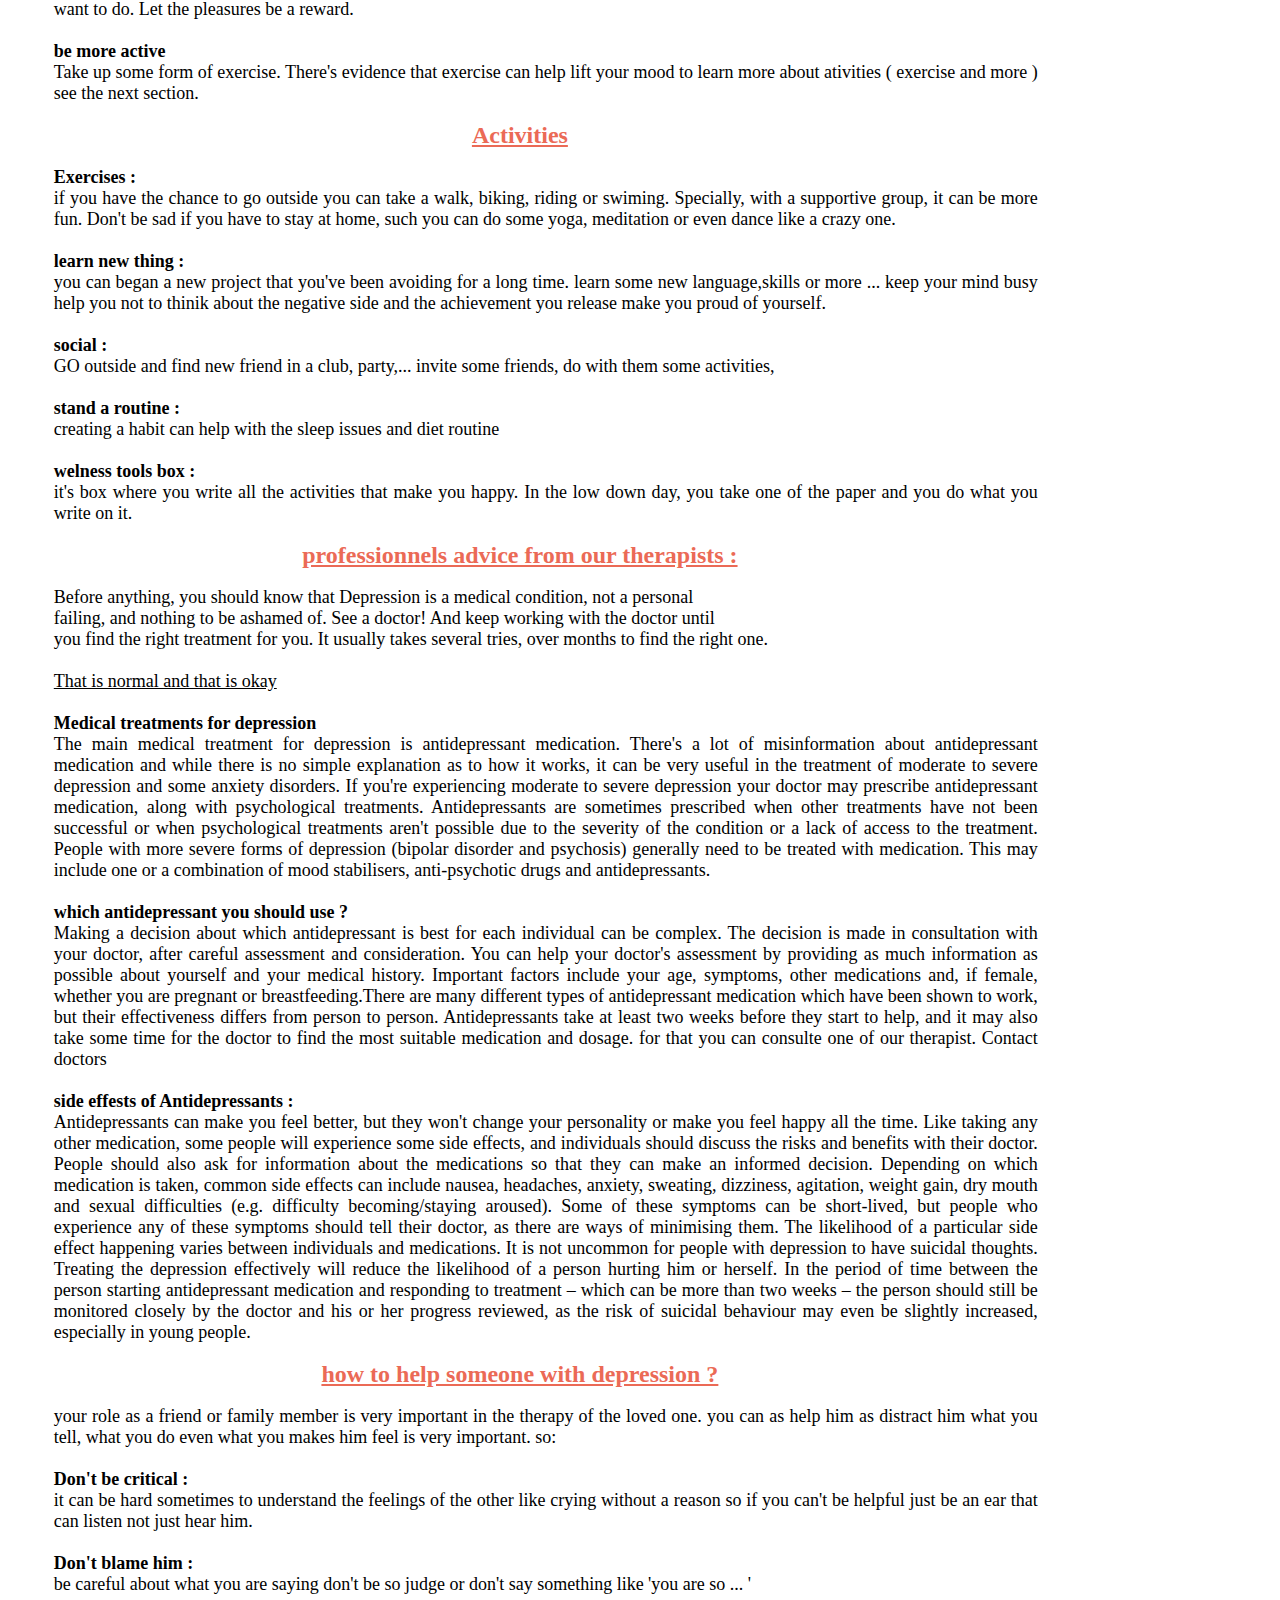
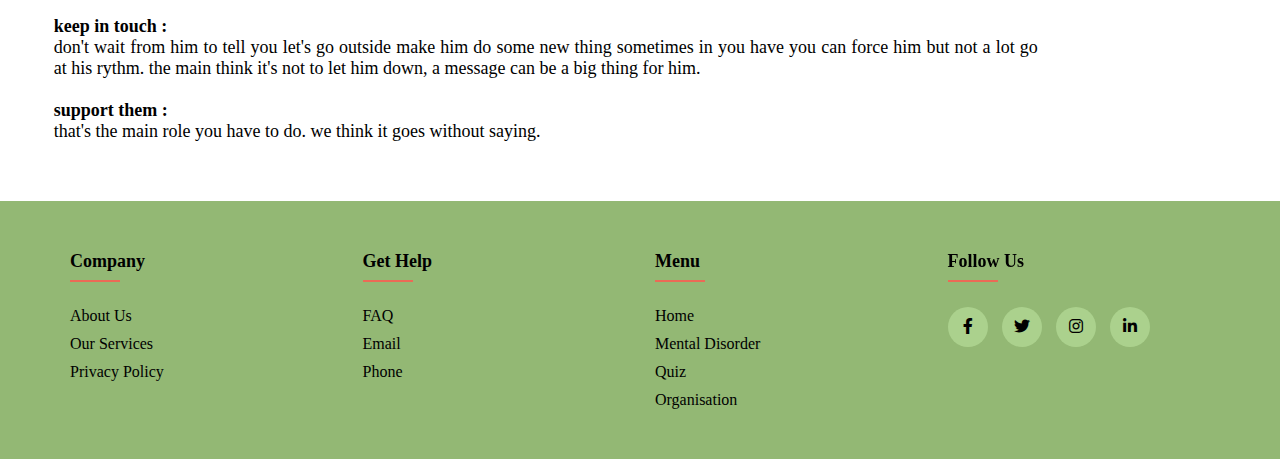
<file: mental_disorder.html>
<!DOCTYPE HTML>
<html>
<head>
    <meta charset="UTF-8"/>
	<title>well-being</title>
	<style>		
        h1{
            color:#eb6a56;
        }
	</style>
    	<link rel="icon"
        type="image/png"
        href="logo_nav1.png"
        sizes="16x16">
    <link rel="stylesheet"
    href="projet.css"
    type="text/css">
    <link rel="stylesheet" type="text/css" href="https://cdnjs.cloudflare.com/ajax/libs/font-awesome/6.0.0-beta3/css/all.min.css">
</head>
<body bgcolor="#f7f7f7">
   <header id="up">
	   <table cellspacing="10" width=100%>
		   <tr>
                <td> <img src="logo8.png" width="150"/>  </td>  
                <th align="center">
				    <div class="search">  
				          <div class="icon"></div> 
				         <div class="input"><input  type="search" id="mysearch" placeholder="search" /></div>
			         </div>
			    </th>
               <th align="right">
		        <a href="mailto:bousetaoui.ilham@gmail.com"> Contact us</a></th>
	      </tr>  
	</table>
	</header>
	<nav>
        <div class="menu-bar">
            <ul>
                <li class="active1"><a href="index.html">Home</a></li>
                <li><a href="" id="md">Article</a>
                    <div class="sub-menu-1">
                        <ul>
                            <li><a href="mental_disorder.html">Depression</a></li>
                            <li><a href="Anxiety.html">Anxiety</a></li>
                            <li><a href="mental_disorder_1.html">Bipolar</a></li>
                        </ul>
                    </div>
                </li>
                <li><a href="" id="quiz">Quiz</a>
                    <div class="sub-menu-1">
                        <ul>
                            <li><a href="quizz-depression.html">Depression</a></li>
                            <li><a href="quiz-anxiety.html">Anxiety</a></li>
                            <li><a href="quizz-bipolar.html">Bipolar</a></li>
                        </ul>
                    </div>
                </li>
                <li><a href="To-Do-List.html">Organisation</a></li>
                <li><a href="contact_doctors.html">Doctors</a></li>
                <li><a href="FAQ.html">FAQ</a></li>
                <li><a href="about_us.html">About us</a></li>
            </ul>
            </div>
	</nav>  
    <table width=100%>
        <tr>      
     <td> <article class="md">
        <h1 id="What is depression ?" > <u> What is depression? </u></h1>
        <br>
        <p> Depression is a common and serious medical illness that negatively affects how you feel, the way 
          you think and how you act depression causes feelings of sadness and a loss of interest in activities
          you once enjoyed</p><br>
           <img src="image 1.jpg" alt="depression" align="center" class="imaa"/><br>
           <p> Depression can be broken into categories depending on the severity symptoms 
            but there are two main types MDD or clinical<br> depression and PDD:<br>
         *In Major Depression Disorder (MDD), the most prominent symptom is a severe and persistentlow mood<br>
         profound sadness, or a sense of despair, the mood sometimes appear as irritability, or the person<br>
         suffring major depression may not be able to enjoy activities so MDD is more than just passing<br>
         blue mood, or a temporary sadness, the symptoms of this type of depression are defined as lasting<br>
         at least two weeks but usually they go on much longer-months or even years.<br>
         *Generally Persistent Depression Disorder (PDD) is a low level of depression people who suffer from PDD must have <br>two of the following :<br>
             > Sleep problems(too much or too little). <br>
             > low energy or fatigue.<br>
             > low self-esteem or feelings of hopelessness.<br>
             > poor appetite or overeating.<br>
             > poor concentration. <br>
         So depression can look diffrent depending on the person experiencing the disorder.</p></article></td>
     <th><aside class="footer-col-2" >
        <h3> SOMMAIRE </h3>
        <ul>
            <li><a href="#What is depression ?"> - What is depression ? -</a></li><br>
            <li><a href="#Symptoms"> - Symptoms -</a></li><br> 
            <li> <a href="#Causes"> - Causes -</a></li> <br>
            <li> <a href="#Effects"> - Effects -</a></li><br> 
            <li><a href="#How to cope with depression"> - How to cope with <br>depression -</a></li> <br>
            <li> <a href="#Activities"> - Activities -</a></li> <br>
            <li><a href="#Professional advices from our therapists"> - Professional advices from <br> our therapists -</a></li><br> 
            <li><a href="#How to help someone with depression"> - How to help someone with <br>depression -</a></li> 
        </ul>
       </aside></th></tr>
       <tr>
       <td><article class="md">
     <br>
     <h1 id="Symptoms"> <u>Symptoms</u></h1>
     <br>
     <p> > Feelings of sadness<br><br>
         > Hopelessness/tearfulness<br><br>
         > pessimism believe that the worst will happen<br><br>
         > Insomnia (inability to sleep) or sleeping too much<br><br>
         > Low energy and fatigue without any reasons so even small tasks take extra effort which leads to lack of productivity<br><br>
         > Low self esteem and feeling worthless or guilty so this person start blaming himself for things that he's not responsable for<br><br>
         > Social isolation is on the causes of suicide, a person who struggle with depression prefer to stay away from people even <br>
         his family and it's important socially, emotionally and psychologically to have friends and family to count on <br><br>
         > Suffer from overthinking which can affects negatively your carrying capacity<br><br>
         > loss of appetite or overeating<br><br>
     </p>
     <h1 id="Causes"> <u>Causes</u> </h1><br>
     <p> <b>Substance addiction including drugs, alcohol, gambling:</b> <br>
            people who abuse substance are more likely to suffer from depression and substances like alcohol  <br> 
            which is a depressant, it can increase feelings of sadness or fatigue and this is a major driver of depression.<br><br>
        <b>Family History:</b><br>
            if you have a family history of depression or another mood disorder you're at a higher risk for developping depression.<br><br>
        <b>Social Media:</b><br>
            Social media platforms don't reflect reality, your favorites influencers don't show you the background of the image,comparing <br>
            you life to other's life makes your situation very hard and complicated than before and this comparison can be a major <br>
            driver of depression .<br><br>
        <b>Personality disorders:</b><br>
            people with low-self-esteem, who are easily overwhelmed by stress or pessimistic appear to be more likely to experience
            depression .</p><br>
     <h1 id="Effects"> <U> Effects </U></h1>
     <br>
     <p> <b>Abuse drugs:</b><br>
             people who are depressed may drink or abuse drugs to lift their mood or escape from feelings<br><br>
         <b>Trouble with memory or decisions:</b><br>
            difficulties with making descisions or remembering things and concentrating are very common especially in older adults with 
            depression like alzheimer.<br><br>
        <b>irritabilty and mood swings</b><br><br>
        <b>Thoughts of suicide </b><br>
             just to escape from this painful feelings<br><br>
        <b>cognitive abilities disorder:</b><br> 
             such as thinking or talking more slowly Depression is technically a mental disorder, but also affects your physical health and well-being <br><br>
        <b>Risk of heart attack:</b><br>
           people who are depressed are more likely to die following a heart attack.</p><br>
           <h1 id="How to cope with depression"> <u> how to cope with depression ? </u> </h1>
           <br>
           <p>Get up and treat yourself as someone worthy of love and care everyday, whether you feel like it or not. Wanting to do it had nothing to do with it.
            Somedays it’s gonna be more difficult than others so here some tips to help you:<br><br>
           <img src="advice.PNG" width="70%" class="imaa"/><br>
           <p>   <b> Stay in touch : </b> <br>
                   keep a social relation can help, that you you can count on someone else. 
                      In the main time, don't wait nothing from any one the only person 
                      you can truly count on it's yourself and stay away from negative people. <br><br>
                 <b> your fears : </b> <br>
                    Don't let your negatives toughts control you or tell you can't do it.  
                    Go and face it.Some people can lose their confidence in going out, driving or travelling.
                    If you are going throw this days, facing up to these situations will help them become easier.<br> <br>
                <b> Don't abuse substances : </b> <br>
                        In some case, substance can increase the feel of sadness or anxiety 
                        or in others, the subtnance is used to hide emotions and avoid it.
                        Alcohol, drugs and others addiction it's not the solution. <br> <br>
                <b> Try to eat a healthy diet : </b> <br>
                       Eating more or eating less it's like the addiction it's not the solution, 
                        it can comfort you but it's doing you more harm than benefit.
                        By time, you'll be on underweight or on excessweight that can cause you a physical illness.<br> <br>
                <b> Improve Your Sleep Hygiene : </b> <br>
                        Sleep and mood are intimately related. A 2014 study found that 80% of people with major 
                        depressive disorder experience sleep disturbances . But, you might feel like you just can't fall asleep. 
                        Or perhaps you struggle to get out of bed because you feel exhausted all the time. Good sleep hygiene could 
                        be key to improving the quality and quantity of your sleep.Turn off electronics at least an hour before you go to bed.
                        Use dim light to read a book or engage in another relaxing activity.<br> <br>
                <b> Reduce stress </b> <br>
                        When you're under stress, your body produces more of a hormone called cortisol. In the short-term,
                        this is a good thing because it helps you get up to cope with whatever is causing the stress in your life.
                        Over the long run, however, it can cause many problems for you like increasing depression<br> <br>
                <b> Beat procrastination </b> <br>
                        Putting things off fuels depression. It can lead to increased guilt, worry, and stress.
                        Try to do things you should do before things you want to do. Let the pleasures be a reward. <br> <br>
                <b> be more active </b> <br>
                        Take up some form of exercise. There's evidence that exercise can help lift your mood 
                        to learn more about ativities ( exercise and more ) see the next section.<br>
                    </p><br>
            <h1 id="Activities"> <u> Activities </u> </h1>
            <br>
                    <p> 
                    <b> Exercises :</b> <br>
                      if you have the chance to go outside you can take a walk, biking, riding or swiming.
                      Specially, with a supportive group, it can be more fun. Don't be sad if you have to stay at home,
                     such you can do some yoga, meditation or even dance like a crazy one.<br><br>
                     <b> learn new thing : </b>  <br>
                     you can began a new project that you've been avoiding for a long time.
                     learn some new language,skills or more ... 
                     keep your mind busy help you not to thinik about the negative side and  
                     the achievement you release make you proud of yourself. <br><br>
                     <b> social :</b> <br>
                     GO outside and find new friend in a club, party,...
                     invite some friends, do with them some activities, <br><br>
                     <b> stand a routine :</b> <br>
                     creating a habit can help with the sleep issues and diet routine <br><br>
                     <b> welness tools box :</b> <br>
                     it's box where you write all the activities that make you happy.
                     In the low down day, you take one of the paper and you do what you write on it.<br>

                    </p>
                    <br>
            <h1 id="Professional advices from our therapists"> <u> professionnels advice from our therapists : </u> </h1>
            <br>
                  <p>
                      Before anything, you should know that Depression is a medical condition, not a personal <br> 
                      failing, and nothing to be ashamed of. See a doctor! And keep working with the doctor until <br> 
                      you find the right treatment for you. It usually takes several tries, over months to find the right one. <br><br>
                      <u> That is normal and that is okay </u> <br><br>
                      <b>Medical treatments for depression</b> <br>
                      The main medical treatment for depression is antidepressant medication. There's a lot of misinformation 
                     about antidepressant medication and while there is no simple explanation as to how it works, it can be very useful 
                     in the treatment of moderate to severe depression and some anxiety disorders.
                     If you're experiencing moderate to severe depression your doctor may prescribe antidepressant medication,
                     along with psychological treatments. Antidepressants are sometimes prescribed when other treatments have 
                    not been successful or when psychological treatments aren't possible due to the severity of the condition or a lack of access to the treatment.
                    People with more severe forms of depression (bipolar disorder and psychosis) generally need to be treated with medication. 
                    This may include one or a combination of mood stabilisers, anti-psychotic drugs and antidepressants.<br><br>
                    <b>which antidepressant you should use ?</b> <br>
                    Making a decision about which antidepressant is best for each individual can be complex. The decision is made in consultation with your doctor,
                    after careful assessment and consideration. You can help your doctor's assessment by providing as much information as possible 
                    about yourself and your medical history. Important factors include your age, symptoms, other medications and, if female, whether you are pregnant
                     or breastfeeding.There are many different types of antidepressant medication which have been shown to work,
                     but their effectiveness differs from person to person. Antidepressants take at least two weeks before they start to help, 
                     and it may also take some time for the doctor to find the most suitable medication and dosage.
                    for that you can consulte one of our therapist. <a href="">Contact doctors</a> <br><br>
                    <b> side effests of Antidepressants :</b> <br>
                    Antidepressants can make you feel better, but they won't change your personality or make you feel happy all the time.
                    Like taking any other medication, some people will experience some side effects, and individuals should discuss the risks and 
                    benefits with their doctor. People should also ask for information about the medications so that they can make an informed decision.
                    Depending on which medication is taken, common side effects can include nausea, headaches, anxiety, sweating, dizziness, agitation, 
                    weight gain, dry mouth and sexual difficulties (e.g. difficulty becoming/staying aroused). Some of these symptoms can be short-lived, 
                    but people who experience any of these symptoms should tell their doctor, as there are ways of minimising them. The likelihood of a particular 
                     side effect happening varies between individuals and medications. It is not uncommon for people with depression to have suicidal thoughts.
                     Treating the depression effectively will reduce the likelihood of a person hurting him or herself. In the period of time between the person 
                     starting antidepressant medication and responding to treatment – which can be more than two weeks – the person should still be monitored closely 
                     by the doctor and his or her progress reviewed, as the risk of suicidal behaviour may even be slightly increased, especially in young people.
                  </p>
                  <br>
            <h1 id="How to help someone with depression"> <u> how to help someone with depression ? </u> </h1>
            <br>
                 <p>
                     your role as a friend or family member is very important in the therapy of the loved one. 
                     you can as help him as distract him what you tell, what you do even what you makes him feel is very important. 
                     so:<br><br>
                     <b> Don't be critical :</b> <br>
                     it can be hard sometimes to understand the feelings of the other like crying without a reason 
                     so if you can't be helpful just be an ear that can listen not just hear him.<br><br>
                     <b> Don't blame him :</b> <br>
                     be careful about what you are saying don't be so judge 
                     or don't say something like 'you are so ... ' <br><br>
                     <b> keep in touch :</b> <br>
                     don't wait from him to tell you let's go outside make him do some new thing 
                     sometimes in you have you can force him but not a lot go at his rythm.
                     the main think it's not to let him down, a message can be a big thing for him.<br><br>
                     <b> support them :</b> <br>
                     that's the main role you have to do. we think it goes without saying.<br><br>
                 </p>
               </p> 
     </p>
                </p>
                 </p>
             </p>
       </article></td>
       <th></th>
    </tr>
    </table>
       <br>
       <a href="#up" class="up"> <img src="backtotop.png" height="60" width="60" class="top"/> </a>
       <br>
       <footer class="footer">
        <div class="container1">
            <div class="row">
                <div class="footer-col">
                    <h4>company</h4>
                    <ul>
                        <li><a href="#about_us.html">about us</a></li>
                        <li><a href="#">our services</a></li>
                        <li><a href="#">privacy policy</a></li>
                    </ul>
                </div>
                <div class="footer-col">
                   <h4>get help</h4>
                   <ul>
                       <li><a href="FAQ.html">FAQ</a></li>
                       <li><a href="#">email</a></li>
                       <li><a href="#">phone</a></li>
                   </ul>
               </div>
               <div class="footer-col">
                   <h4> menu </h4>
                   <ul>
                       <li><a href="index.html">Home</a></li>
                       <li><a href="#md">mental disorder</a></li>
                       <li><a href="#quiz">Quiz</a></li>
                       <li><a href="To-Do-List.html">Organisation</a></li>
                   </ul>
               </div>
               <div class="footer-col">
                   <h4>follow us</h4>
                   <div class="social_links">
                       <a href="#"><i class="fab fa-facebook-f"></i></a>
                       <a href="#"><i class="fab fa-twitter"></i></a>
                       <a href="#"><i class="fab fa-instagram"></i></a>
                       <a href="#"><i class="fab fa-linkedin-in"></i></a>
                   </div>
               </div>
            </div>
        </div>
    </footer>
</body>
</html>
</file>
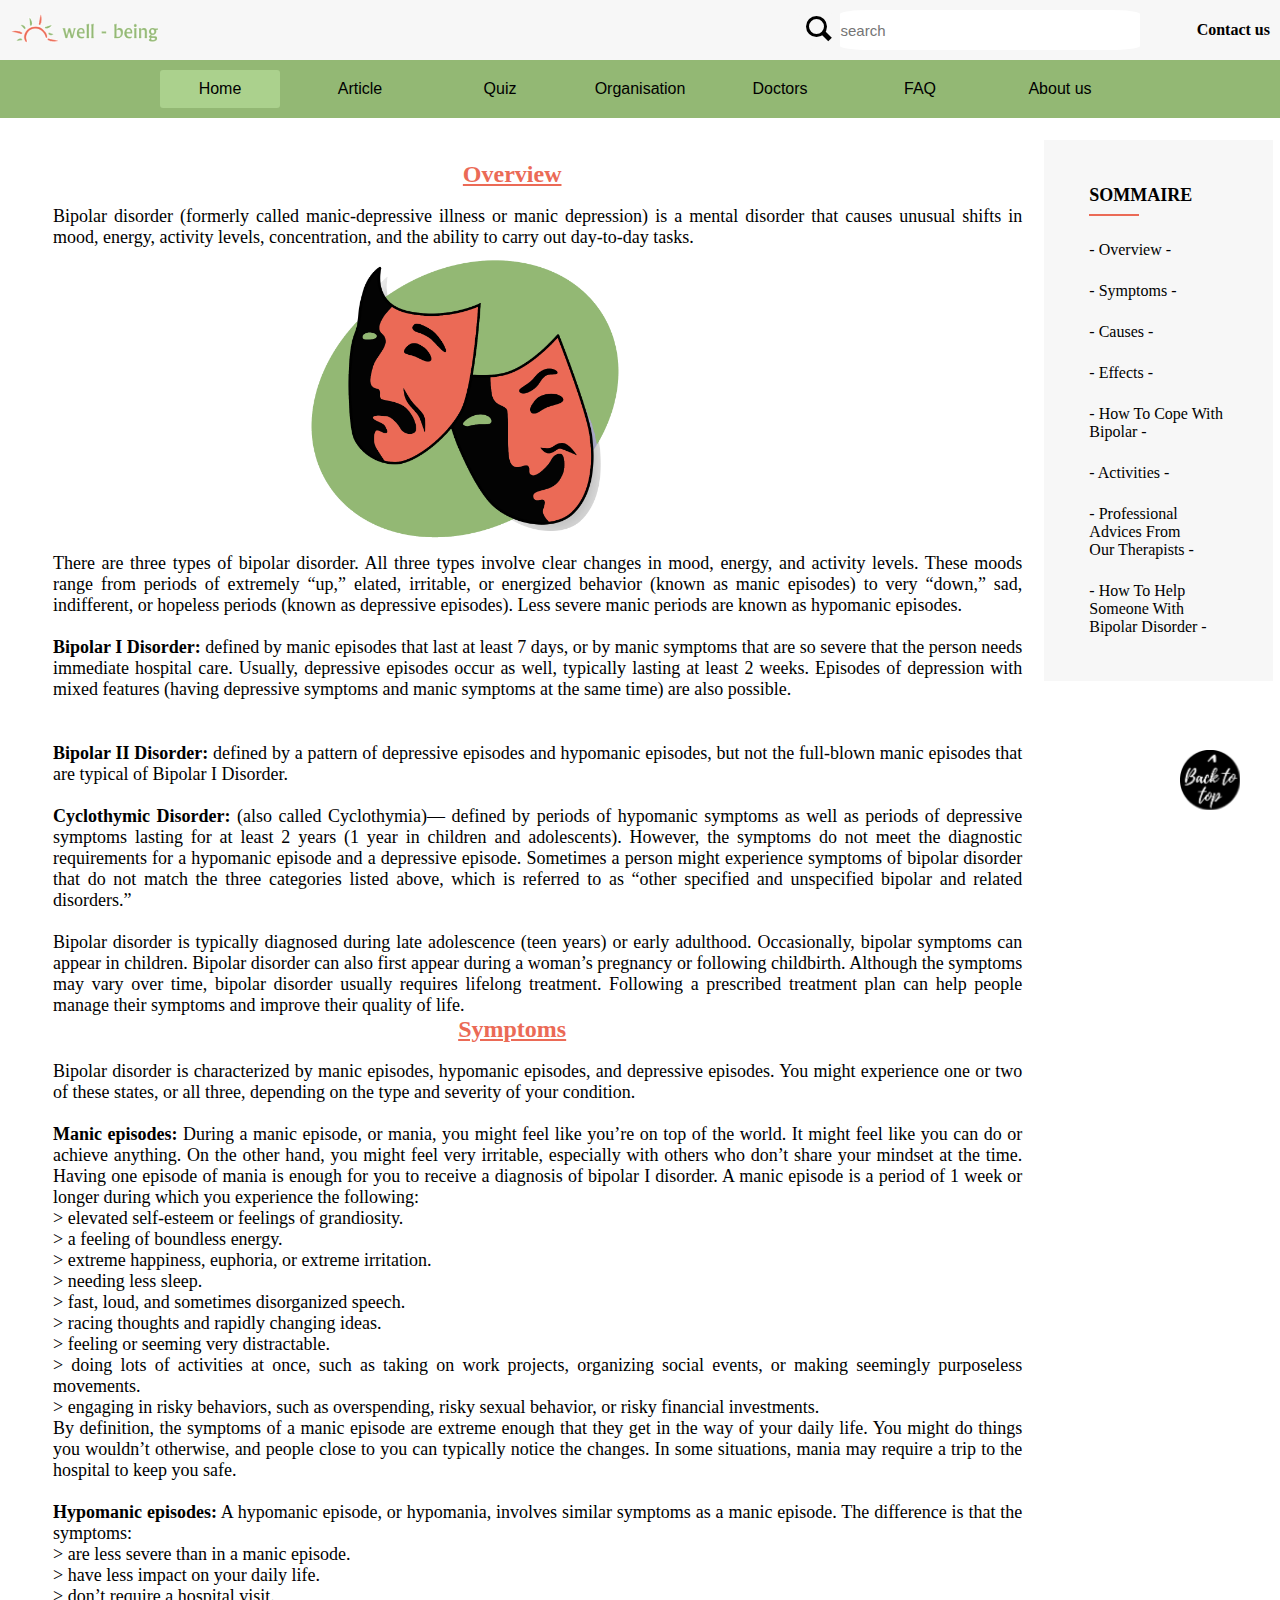
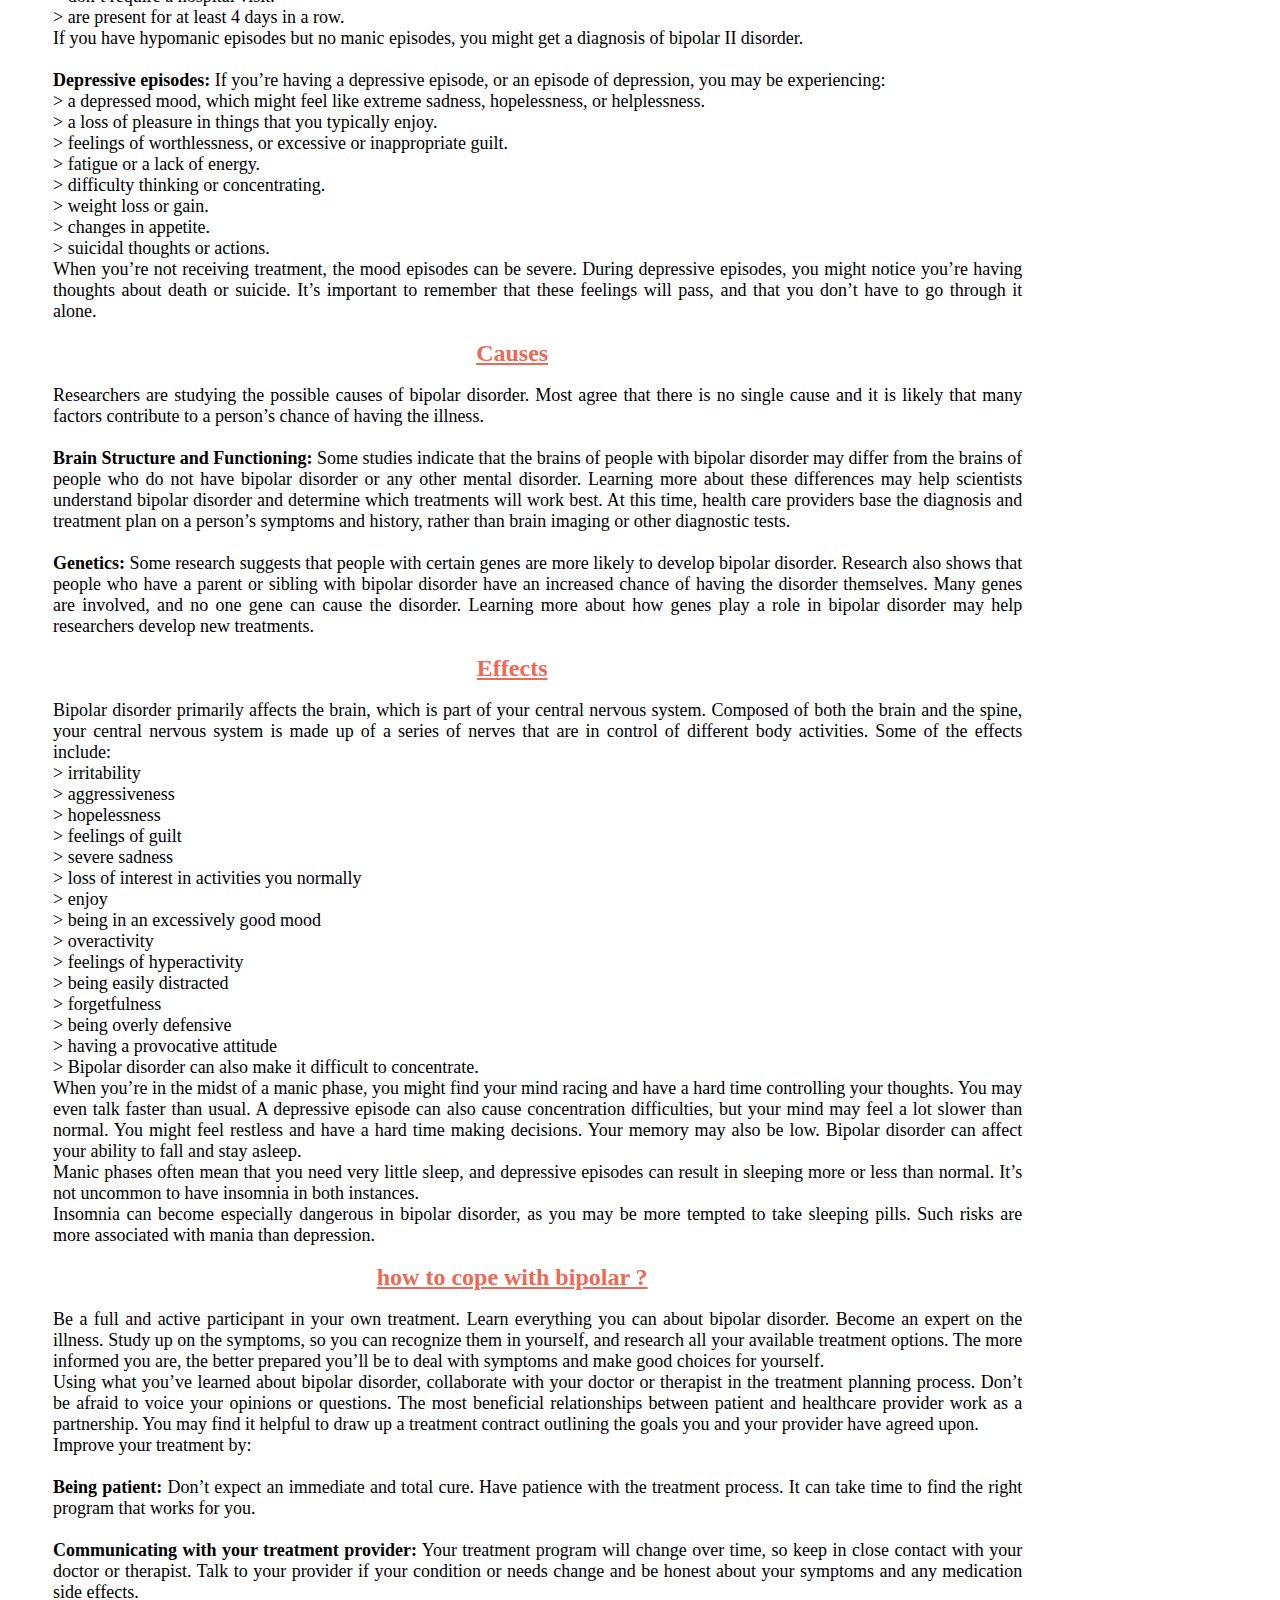
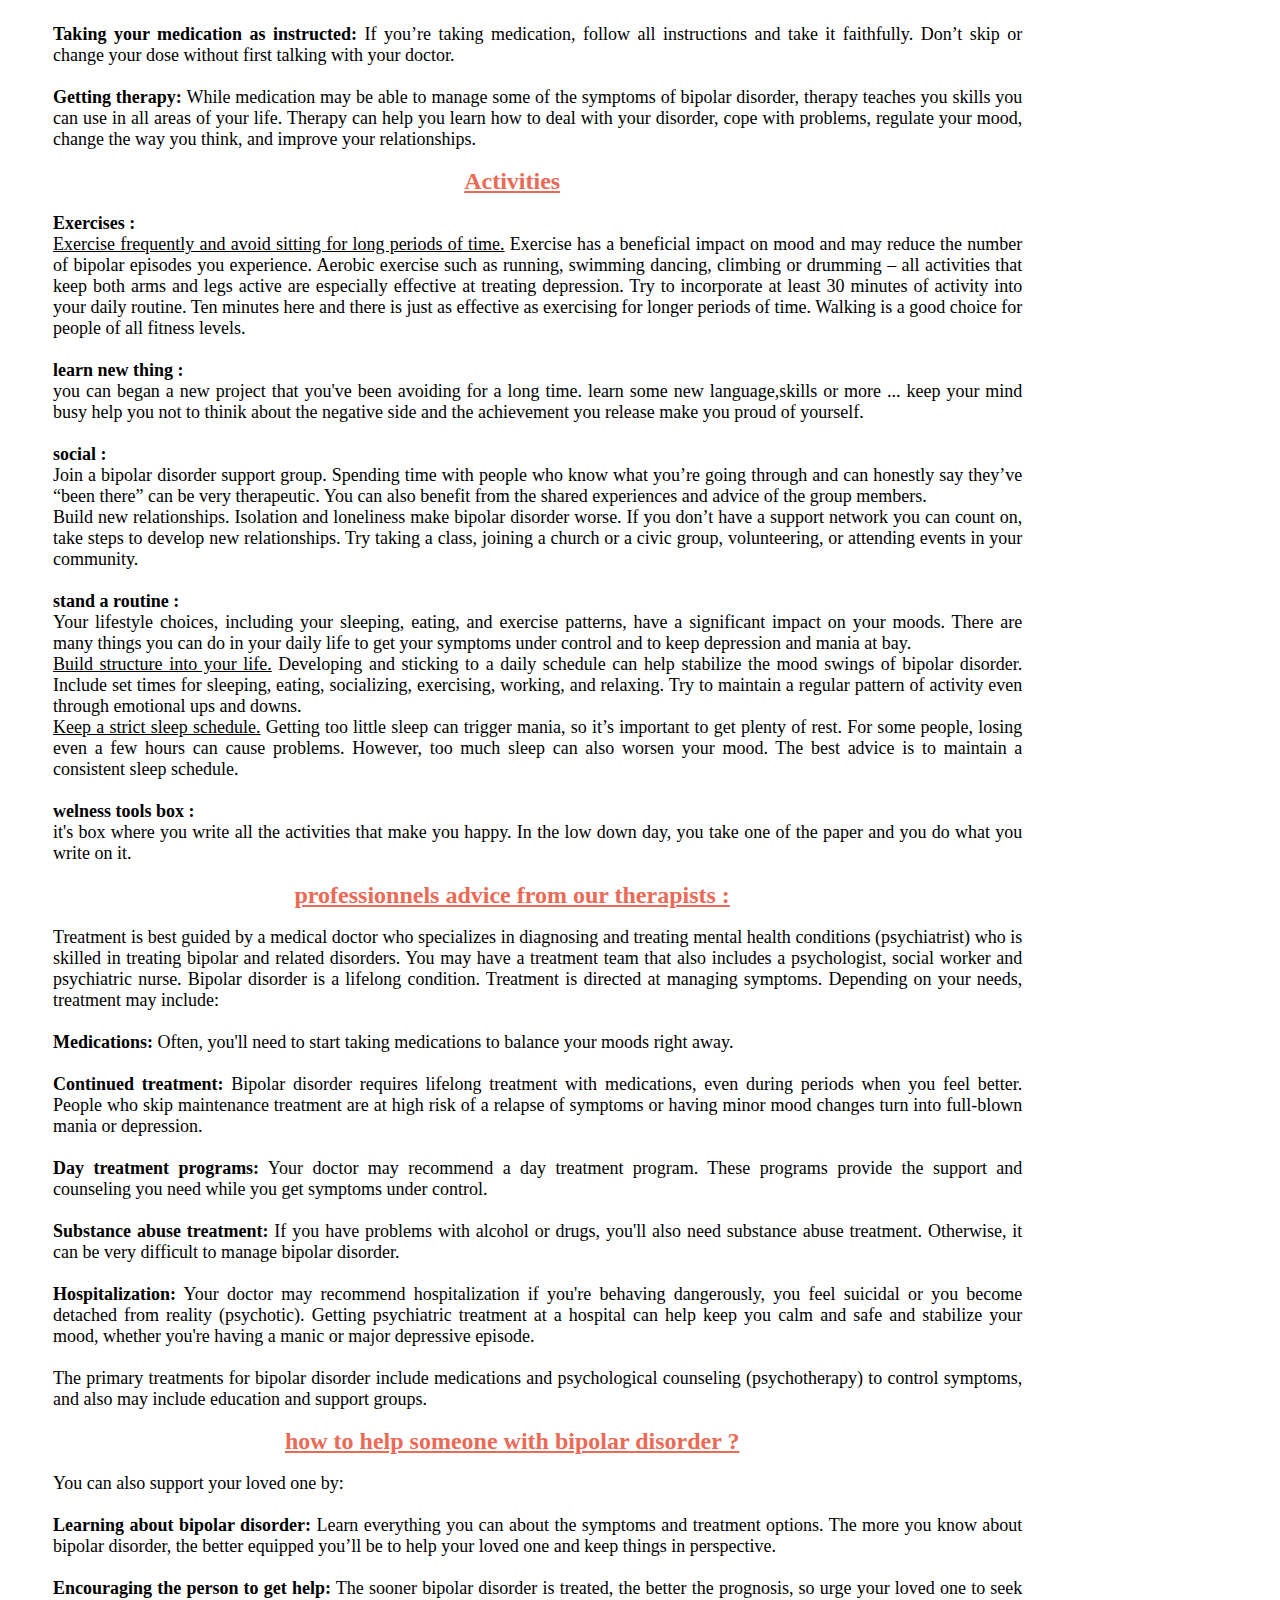
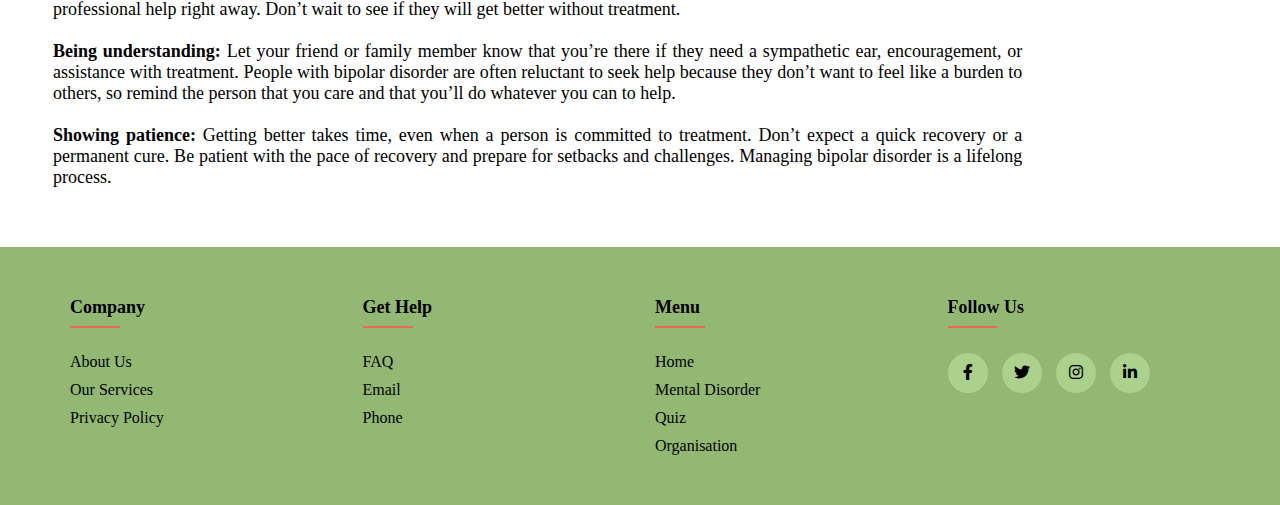
<file: mental_disorder_1.html>
<!DOCTYPE HTML>
<html>
<head>
    <meta charset="UTF-8"/>
	<title>well-being</title>
	<style>		
        h1{
            color:#eb6a56;
        }
	</style>
    	<link rel="icon"
        type="image/png"
        href="logo_nav1.png"
        sizes="16x16">
    <link rel="stylesheet"
    href="projet.css"
    type="text/css">
    <link rel="stylesheet" type="text/css" href="https://cdnjs.cloudflare.com/ajax/libs/font-awesome/6.0.0-beta3/css/all.min.css">
</head>
<body bgcolor="#f7f7f7">
   <header id="up">
	   <table cellspacing="10" width=100%>
		   <tr>
                <td> <img src="logo8.png" width="150"/>  </td>  
                <th align="center">
				    <div class="search">  
				          <div class="icon"></div> 
				         <div class="input"><input  type="search" id="mysearch" placeholder="search" /></div>
			         </div>
			    </th>
               <th align="right">
		        <a href="mailto:bousetaoui.ilham@gmail.com"> Contact us</a></th>
	      </tr>  
	</table>
	</header>
	<nav>
        <div class="menu-bar">
            <ul>
                <li class="active1"><a href="index.html">Home</a></li>
                <li><a href="" id="md">Article</a>
                    <div class="sub-menu-1">
                        <ul>
                            <li><a href="mental_disorder.html">Depression</a></li>
                            <li><a href="Anxiety.html">Anxiety</a></li>
                            <li><a href="mental_disorder_1.html">Bipolar</a></li>
                        </ul>
                    </div>
                </li>
                <li><a href="" id="quiz">Quiz</a>
                    <div class="sub-menu-1">
                        <ul>
                            <li><a href="quizz-depression.html">Depression</a></li>
                            <li><a href="quiz-anxiety.html">Anxiety</a></li>
                            <li><a href="quizz-bipolar.html">Bipolar</a></li>
                        </ul>
                    </div>
                </li>
                <li><a href="To-Do-List.html">Organisation</a></li>
                <li><a href="contact_doctors.html">Doctors</a></li>
                <li><a href="FAQ.html">FAQ</a></li>
                <li><a href="about_us.html">About us</a></li>
            </ul>
            </div>
	</nav>  
    <table width=100%>
        <tr>      
     <td> <article class="md">
        <h1 id="What is depression ?" > <u> Overview</u></h1>
        <br>
        <p> Bipolar disorder (formerly called manic-depressive illness or manic depression) is a mental disorder that causes unusual shifts in mood,
             energy, activity levels, concentration, and the ability to carry out day-to-day tasks.
             <br>
             <img src="bipolar.png" alt="depression" width="60%" align="center" class="imaa"/><br>
            There are three types of bipolar disorder. All three types involve clear changes in mood, energy, and activity levels. 
            These moods range from periods of extremely “up,” elated, irritable, or energized behavior (known as manic episodes) to very “down,” sad, indifferent, 
            or hopeless periods (known as depressive episodes). Less severe manic periods are known as hypomanic episodes.
            <br><br><b>Bipolar I Disorder:</b> defined by manic episodes that last at least 7 days, or by manic symptoms that are so severe that the person needs immediate hospital care. 
            Usually, depressive episodes occur as well, typically lasting at least 2 weeks. Episodes of depression with mixed features (having depressive symptoms and manic 
            symptoms at the same time) are also possible.</p>
            </article></td>
     <th><aside class="footer-col-2" >
        <h3> SOMMAIRE </h3>
        <ul>
            <li><a href="#What is depression ?"> - Overview -</a></li> <br>
            <li><a href="#Symptoms"> - Symptoms -</a></li><br> 
            <li> <a href="#Causes"> - Causes -</a></li> <br>
            <li> <a href="#Effects"> - Effects -</a></li> <br>
            <li><a href="#How to cope with depression"> - How to cope with <br>bipolar -</a></li> <br>
            <li> <a href="#Activities"> - Activities -</a></li> <br>
            <li><a href="#Professional advices from our therapists"> - Professional advices from <br> our therapists -</a></li><br> 
            <li><a href="#How to help someone with depression"> - How to help someone with <br>bipolar disorder -</a></li> 
        </ul>
       </aside></th></tr>
       <tr>
       <td><article class="md">
        <p>
        <b>Bipolar II Disorder:</b> defined by a pattern of depressive episodes and hypomanic episodes, but not the full-blown manic episodes that are typical of Bipolar I Disorder.
        <br><br><b> Cyclothymic Disorder:</b> (also called Cyclothymia)— defined by periods of hypomanic symptoms as well as periods of depressive symptoms lasting 
        for at least 2 years (1 year in children and adolescents). However, the symptoms do not meet the diagnostic requirements for a hypomanic episode and a depressive episode.
        Sometimes a person might experience symptoms of bipolar disorder that do not match the three categories listed above, which is referred to as “other specified and unspecified bipolar and related disorders.”
        <br><br>
        Bipolar disorder is typically diagnosed during late adolescence (teen years) or early adulthood. Occasionally, bipolar symptoms can appear in children. 
        Bipolar disorder can also first appear during a woman’s pregnancy or following childbirth. Although the symptoms may vary over time, bipolar disorder usually requires lifelong treatment. 
        Following a prescribed treatment plan can help people manage their symptoms and improve their quality of life.</p>
     <h1 id="Symptoms"> <u>Symptoms</u></h1>
     <br>
     <p> Bipolar disorder is characterized by manic episodes, hypomanic episodes, and depressive episodes. You might experience one or two of these states, 
        or all three, depending on the type and severity of your condition.<br><br>
        <b>Manic episodes:</b>
        During a manic episode, or mania, you might feel like you’re on top of the world. It might feel like you can do or achieve anything. 
        On the other hand, you might feel very irritable, especially with others who don’t share your mindset at the time.
        Having one episode of mania is enough for you to receive a diagnosis of bipolar I disorder.
        A manic episode is a period of 1 week or longer during which you experience the following:<br>
        > elevated self-esteem or feelings of grandiosity.<br>
        > a feeling of boundless energy.<br>
        > extreme happiness, euphoria, or extreme irritation.<br>
        > needing less sleep.<br>
        > fast, loud, and sometimes disorganized speech.<br>
        > racing thoughts and rapidly changing ideas.<br>
        > feeling or seeming very distractable.<br>
        > doing lots of activities at once, such as taking on work projects, organizing social events, or making seemingly purposeless movements.<br>
        > engaging in risky behaviors, such as overspending, risky sexual behavior, or risky financial investments.<br>
        By definition, the symptoms of a manic episode are extreme enough that they get in the way of your daily life. You might do things you wouldn’t
        otherwise, and people close to you can typically notice the changes.
        In some situations, mania may require a trip to the hospital to keep you safe.
        <br><br>
        <b>Hypomanic episodes:</b>
        A hypomanic episode, or hypomania, involves similar symptoms as a manic episode. The difference is that the symptoms:<br>
        > are less severe than in a manic episode.<br> 
        > have less impact on your daily life.<br>
        > don’t require a hospital visit.<br>
        > are present for at least 4 days in a row.<br>
        If you have hypomanic episodes but no manic episodes, you might get a diagnosis of bipolar II disorder.
        <br><br>
        <b>Depressive episodes:</b>
        If you’re having a depressive episode, or an episode of depression, you may be experiencing:<br>
        > a depressed mood, which might feel like extreme sadness, hopelessness, or helplessness.<br>
        > a loss of pleasure in things that you typically enjoy.<br> 
        > feelings of worthlessness, or excessive or inappropriate guilt.<br> 
        > fatigue or a lack of energy.<br>
        > difficulty thinking or concentrating.<br> 
        > weight loss or gain.<br> 
        > changes in appetite.<br> 
        > suicidal thoughts or actions.<br> 
        When you’re not receiving treatment, the mood episodes can be severe. During depressive episodes, you might notice you’re having thoughts 
        about death or suicide. It’s important to remember that these feelings will pass, and that you don’t have to go through it alone.
     </p><br>
     <h1 id="Causes"> <u>Causes</u> </h1><br>
     <p> 
        Researchers are studying the possible causes of bipolar disorder. Most agree that there is no single cause and it is likely that many 
        factors contribute to a person’s chance of having the illness.<br><br>

        <b>Brain Structure and Functioning:</b> Some studies indicate that the brains of people with bipolar disorder may differ from the brains of 
        people who do not have bipolar disorder or any other mental disorder. Learning more about these differences may help scientists understand 
        bipolar disorder and determine which treatments will work best. At this time, health care providers base the diagnosis and treatment plan on a person’s 
        symptoms and history, rather than brain imaging or other diagnostic tests.
        <br><br>
        <b>Genetics:</b> Some research suggests that people with certain genes are more likely to develop bipolar disorder. Research also shows that people 
        who have a parent or sibling with bipolar disorder have an increased chance of having the disorder themselves. Many genes are involved, and 
        no one gene can cause the disorder. Learning more about how genes play a role in bipolar disorder may help researchers develop new treatments.
     </p><br>
     <h1 id="Effects"> <U> Effects </U></h1>
     <br>
     <p> 
        Bipolar disorder primarily affects the brain, which is part of your central nervous system.
        Composed of both the brain and the spine, your central nervous system is made up of a series of nerves that are in control of different body activities.
        Some of the effects include:<br>
        > irritability<br>
        > aggressiveness<br>
        > hopelessness<br>
        > feelings of guilt<br>
        > severe sadness<br>
        > loss of interest in activities you normally<br>
        > enjoy<br>
        > being in an excessively good mood<br>
        > overactivity<br>
        > feelings of hyperactivity<br>
        > being easily distracted<br>
        > forgetfulness<br>
        > being overly defensive<br>
        > having a provocative attitude<br>
        > Bipolar disorder can also make it difficult to concentrate.<br>
        When you’re in the midst of a manic phase, you might find your mind racing and have a hard time controlling your thoughts. You may even talk faster than usual.
        A depressive episode can also cause concentration difficulties, but your mind may feel a lot slower than normal.
         You might feel restless and have a hard time making decisions. Your memory may also be low. 
        Bipolar disorder can affect your ability to fall and stay asleep.<br>
        Manic phases often mean that you need very little sleep, and depressive episodes can result in sleeping more or less than normal. 
        It’s not uncommon to have insomnia in both instances.<br>
        Insomnia can become especially dangerous in bipolar disorder, as you may be more tempted to take sleeping pills. 
        Such risks are more associated with mania than depression.
     </p><br>
           <h1 id="How to cope with depression"> <u> how to cope with bipolar ? </u> </h1>
           <br>
           <p>
            Be a full and active participant in your own treatment. Learn everything you can about bipolar disorder. Become an expert on the illness. 
            Study up on the symptoms, so you can recognize them in yourself, and research all your available treatment options. The more informed you are, 
            the better prepared you’ll be to deal with symptoms and make good choices for yourself.<br>
            Using what you’ve learned about bipolar disorder, collaborate with your doctor or therapist in the treatment planning process. 
            Don’t be afraid to voice your opinions or questions. The most beneficial relationships between patient and healthcare provider work as a partnership.
             You may find it helpful to draw up a treatment contract outlining the goals you and your provider have agreed upon.<br>
            Improve your treatment by:<br><br>
            <b>Being patient:</b> Don’t expect an immediate and total cure. Have patience with the treatment process. It can take time to find the right program 
            that works for you.<br><br>
            
            <b>Communicating with your treatment provider:</b> Your treatment program will change over time, so keep in close contact with your doctor or therapist. 
            Talk to your provider if your condition or needs change and be honest about your symptoms and any medication side effects.<br><br>
            
            <b>Taking your medication as instructed:</b> If you’re taking medication, follow all instructions and take it faithfully. Don’t skip or change your dose
             without first talking with your doctor.<br><br>
            
            <b>Getting therapy:</b> While medication may be able to manage some of the symptoms of bipolar disorder, therapy teaches you skills 
            you can use in all areas of your life. Therapy can help you learn how to deal with your disorder, cope with problems, regulate your mood, 
            change the way you think, and improve your relationships.
           </p><br>
            <h1 id="Activities"> <u> Activities </u> </h1>
            <br>
                    <p> 
                    <b> Exercises :</b> <br>
                    <u> Exercise frequently and avoid sitting for long periods of time.</u> Exercise has a beneficial impact on mood and may reduce the number 
                    of bipolar episodes you experience. Aerobic exercise such as running, swimming dancing, climbing or drumming – all activities that keep both 
                    arms and legs active are especially effective at treating depression. Try to incorporate at least 30 minutes of activity into your daily routine. 
                    Ten minutes here and there is just as effective as exercising for longer periods of time. Walking is a good choice for people of all fitness levels.
                    <br><br>
                     <b> learn new thing : </b>  <br>
                     you can began a new project that you've been avoiding for a long time.
                     learn some new language,skills or more ... 
                     keep your mind busy help you not to thinik about the negative side and  
                     the achievement you release make you proud of yourself. <br><br>
                     <b> social :</b> <br>
                     Join a bipolar disorder support group. Spending time with people who know what you’re going through and can honestly say 
                     they’ve “been there” can be very therapeutic. You can also benefit from the shared experiences and advice of the group members.<br>
                     Build new relationships. Isolation and loneliness make bipolar disorder worse. If you don’t have a support network you can count on, 
                     take steps to develop new relationships. Try taking a class, joining a church or a civic group, volunteering, or attending events in 
                     your community.<br><br>
                     <b> stand a routine :</b> <br>
                     Your lifestyle choices, including your sleeping, eating, and exercise patterns, have a significant impact on your moods. There are many 
                     things you can do in your daily life to get your symptoms under control and to keep depression and mania at bay.<br>
                     <u>Build structure into your life.</u> Developing and sticking to a daily schedule can help stabilize the mood swings of bipolar disorder. 
                     Include set times for sleeping, eating, socializing, exercising, working, and relaxing. Try to maintain a regular pattern of activity even 
                     through emotional ups and downs.<br>
                     <u>Keep a strict sleep schedule.</u> Getting too little sleep can trigger mania, so it’s important to get plenty of rest. For some people, losing 
                     even a few hours can cause problems. However, too much sleep can also worsen your mood. The best advice is to maintain a consistent sleep schedule.
                     <br><br>
                     <b> welness tools box :</b> <br>
                     it's box where you write all the activities that make you happy.
                     In the low down day, you take one of the paper and you do what you write on it.<br>

                    </p>
                    <br>
            <h1 id="Professional advices from our therapists"> <u> professionnels advice from our therapists : </u> </h1>
            <br>
                  <p>
                    Treatment is best guided by a medical doctor who specializes in diagnosing and treating mental health conditions (psychiatrist) who is skilled 
                    in treating bipolar and related disorders. You may have a treatment team that also includes a psychologist, social worker and psychiatric nurse.
                    Bipolar disorder is a lifelong condition. Treatment is directed at managing symptoms. Depending on your needs, treatment may include:<br><br>
                    
                    <b>Medications:</b> Often, you'll need to start taking medications to balance your moods right away.<br><br>
                    <b>Continued treatment:</b> Bipolar disorder requires lifelong treatment with medications, even during periods when you feel better. 
                    People who skip maintenance treatment are at high risk of a relapse of symptoms or having minor mood changes turn into full-blown mania 
                    or depression.<br><br>
                    <b>Day treatment programs:</b> Your doctor may recommend a day treatment program. These programs provide the support and counseling 
                    you need while you get symptoms under control.<br><br>
                    <b>Substance abuse treatment:</b> If you have problems with alcohol or drugs, you'll also need substance abuse treatment. Otherwise, it can 
                    be very difficult to manage bipolar disorder.<br><br>
                    <b>Hospitalization:</b> Your doctor may recommend hospitalization if you're behaving dangerously, you feel suicidal or you become detached 
                    from reality (psychotic). Getting psychiatric treatment at a hospital can help keep you calm and safe and stabilize your mood, whether you're 
                    having a manic or major depressive episode.<br><br>
                    The primary treatments for bipolar disorder include medications and psychological counseling (psychotherapy) to control symptoms, and also
                     may include education and support groups.
                  </p>
                  <br>
            <h1 id="How to help someone with depression"> <u> how to help someone with bipolar disorder ? </u> </h1>
            <br>
                 <p>
                    You can also support your loved one by:<br><br>
                    <b>Learning about bipolar disorder:</b> Learn everything you can about the symptoms and treatment options. The more you know about 
                    bipolar disorder, the better equipped you’ll be to help your loved one and keep things in perspective.<br><br>
                    <b>Encouraging the person to get help:</b> The sooner bipolar disorder is treated, the better the prognosis, so urge your loved one 
                    to seek professional help right away. Don’t wait to see if they will get better without treatment.<br><br>
                    <b>Being understanding:</b> Let your friend or family member know that you’re there if they need a sympathetic ear, encouragement, 
                    or assistance with treatment. People with bipolar disorder are often reluctant to seek help because they don’t want to feel like a burden 
                    to others, so remind the person that you care and that you’ll do whatever you can to help.<br><br>
                    <b>Showing patience:</b> Getting better takes time, even when a person is committed to treatment. Don’t expect a quick recovery or 
                    a permanent cure. Be patient with the pace of recovery and prepare for setbacks and challenges. Managing bipolar disorder is a lifelong process.
                    <br><br>
                 </p>
               </p> 
     </p>
                </p>
                 </p>
             </p>
       </article></td>
       <th></th>
    </tr>
    </table>
       <br>
       <a href="#up" class="up"> <img src="backtotop.png" height="60" width="60" class="top"/> </a>
       <br>
       <footer class="footer">
        <div class="container1">
            <div class="row">
                <div class="footer-col">
                    <h4>company</h4>
                    <ul>
                        <li><a href="#about_us.html">about us</a></li>
                        <li><a href="#">our services</a></li>
                        <li><a href="#">privacy policy</a></li>
                    </ul>
                </div>
                <div class="footer-col">
                   <h4>get help</h4>
                   <ul>
                       <li><a href="FAQ.html">FAQ</a></li>
                       <li><a href="#">email</a></li>
                       <li><a href="#">phone</a></li>
                   </ul>
               </div>
               <div class="footer-col">
                   <h4> menu </h4>
                   <ul>
                       <li><a href="index.html">Home</a></li>
                       <li><a href="#md">mental disorder</a></li>
                       <li><a href="#quiz">Quiz</a></li>
                       <li><a href="To-Do-List.html">Organisation</a></li>
                   </ul>
               </div>
               <div class="footer-col">
                   <h4>follow us</h4>
                   <div class="social_links">
                       <a href="#"><i class="fab fa-facebook-f"></i></a>
                       <a href="#"><i class="fab fa-twitter"></i></a>
                       <a href="#"><i class="fab fa-instagram"></i></a>
                       <a href="#"><i class="fab fa-linkedin-in"></i></a>
                   </div>
               </div>
            </div>
        </div>
    </footer>
</body>
</html>
</file>
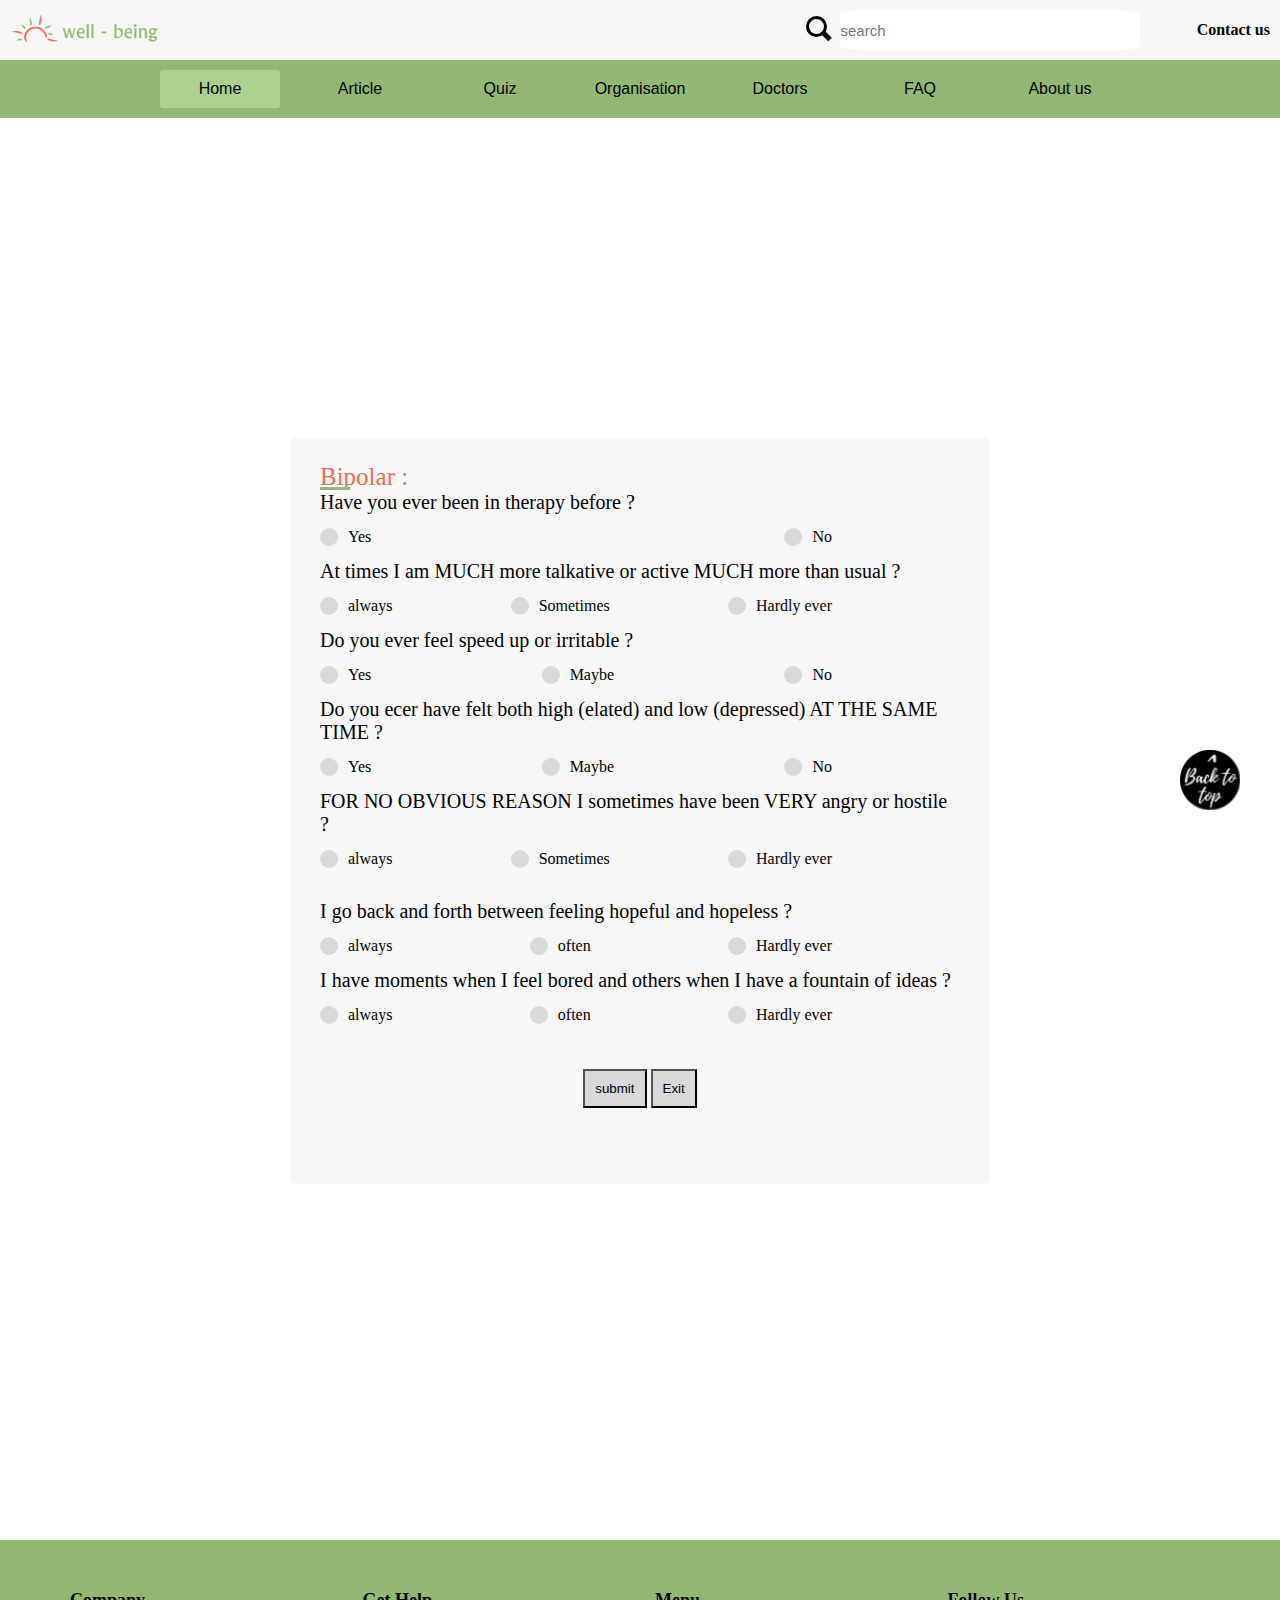
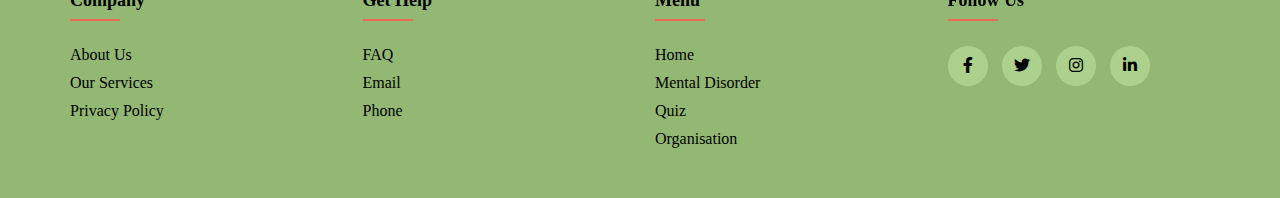
<file: quizz-bipolar.html>
<!DOCTYPE HTML>
<html>
<head>
    <meta charset="UTF-8"/>
	<title>well-being</title>
	<style>		
		legend{
			color: #eb6a56;
			font-family: Arial, Helvetica, sans-serif;
		}
	</style>
		<link rel="icon"
		type="image/png"
		href="logo_nav1.png"
		sizes="16x16">
	<link rel="stylesheet"
	href="projet.css"
	type="text/css">
	<link rel="stylesheet" type="text/css" href="https://cdnjs.cloudflare.com/ajax/libs/font-awesome/6.0.0-beta3/css/all.min.css">
</head>
<body bgcolor="#f7f7f7">
   <header id="up">
	   <table cellspacing="10" width=100%>
		   <tr>
                <td> <img src="logo8.png" width="150"	/>  </td> 
				<th align="center">
				    <div class="search">  
				          <div class="icon"></div> 
				         <div class="input"><input  type="search" id="mysearch" placeholder="search" /></div>
			         </div>
			    </th>
               <th align="right">
		        <a href="mailto:bousetaoui.ilham@gmail.com"> Contact us</a></th>
	      </tr>  
	</table>
	</header>
	<nav>
		<div class="menu-bar">
			<ul>
				<li class="active1"><a href="index.html">Home</a></li>
				<li><a href="" id="md">Article</a>
					<div class="sub-menu-1">
						<ul>
							<li><a href="mental_disorder.html">Depression</a></li>
							<li><a href="Anxiety.html">Anxiety</a></li>
							<li><a href="mental_disorder_1.html">Bipolar</a></li>
						</ul>
					</div>
				</li>
				<li><a href="" id="quiz">Quiz</a>
					<div class="sub-menu-1">
						<ul>
							<li><a href="quizz-depression.html">Depression</a></li>
							<li><a href="quiz-anxiety.html">Anxiety</a></li>
							<li><a href="quizz-bipolar.html">Bipolar</a></li>
						</ul>
					</div>
				</li>
				<li><a href="To-Do-List.html">Organisation</a></li>
				<li><a href="contact_doctors.html">Doctors</a></li>
				<li><a href="FAQ.html">FAQ</a></li>
				<li><a href="about_us.html">About us</a></li>
			</ul>
			</div>
	</nav>
	<br>
	<div id="quizz">
	<article class="ba_quizz" >
		<div class="container">
		<span class="title">Bipolar :</span>
		<form method="get" action="#" onsubmit="return Submit()">
			<div class="gender-details">
				<input type="radio" name="gender1" id="dot-1" data-value="1" class="answer">
				<input type="radio" name="gender1" id="dot-2" data-value="0" class="answer">
				<span class="gender-title">Have you ever been in therapy before ?</span>
			    <div class="category">
                  <label for="dot-1">
					  <span class="dot one"></span>
				      <span class="gender">Yes</span>
			      </label>
				  <label for="dot-2">
					<span class="dot two"></span>
					<span class="gender">No</span>
				 </label>
                </div>
             </div>

			 <div class="gender-details">
				<input type="radio" name="gender2" id="dat-1" data-value="3" class="answer">
				<input type="radio" name="gender2" id="dat-2" data-value="2" class="answer">
				<input type="radio" name="gender2" id="dat-3" data-value="1" class="answer">
			 <label for="out" class="gender-title"> At times I am MUCH more talkative or active MUCH more than usual ?</label>
			 <div class="category">
				<label for="dat-1">
					<span class="dat one"></span>
					<span class="gender">always</span>
				</label>
				<label for="dat-2">
				  <span class="dat two"></span>
				  <span class="gender">Sometimes</span>
			   </label>
			   <label for="dat-3">
				<span class="dat three"></span>
				<span class="gender">Hardly ever</span>
			 </label>
			  </div>
			</div>

			<div class="gender-details">
				<input type="radio" name="gender3" id="doot-1" data-value="2" class="answer">
				<input type="radio" name="gender3" id="doot-2" data-value="1" class="answer">
				<input type="radio" name="gender3" id="doot-3" data-value="0" class="answer">
                <span class="gender-title">Do you ever feel speed up or irritable ?</span> 
				<div class="category">
					<label for="doot-1">
						<span class="doot one"></span>
						<span class="gender">Yes</span>
					</label>
					<label for="doot-2">
					  <span class="doot two"></span>
					  <span class="gender">Maybe</span>
				   </label>
				   <label for="doot-3">
					<span class="doot three"></span>
					<span class="gender">No</span>
				 </label>
				  </div>
			   </div>

			   <div class="gender-details">
				<input type="radio" name="gender4" id="dooot-1" data-value="2" class="answer">
				<input type="radio" name="gender4" id="dooot-2" data-value="1" class="answer">
				<input type="radio" name="gender4" id="dooot-3" data-value="0" class="answer">
             <span class="gender-title">Do you ecer have felt both high (elated) and low (depressed) AT THE SAME TIME ?</span>
			 <div class="category">
				<label for="dooot-1">
					<span class="dooot one"></span>
					<span class="gender">Yes</span>
				</label>
				<label for="dooot-2">
				  <span class="dooot two"></span>
				  <span class="gender">Maybe</span>
			   </label>
			   <label for="dooot-3">
				<span class="dooot three"></span>
				<span class="gender">No</span>
			 </label>
			  </div>
		   </div>

		   <div class="gender-details">
			<input type="radio" name="gender5" id="daat-1" data-value="3" class="answer">
			<input type="radio" name="gender5" id="daat-2" data-value="2" class="answer">
			<input type="radio" name="gender5" id="daat-3" data-value="1" class="answer">
		 <label for="out" class="gender-title"> FOR NO OBVIOUS REASON I sometimes have been VERY angry or hostile ?</label><br>
		 <div class="category">
			<label for="daat-1">
				<span class="daat one"></span>
				<span class="gender">always</span>
			</label>
			<label for="daat-2">
			  <span class="daat two"></span>
			  <span class="gender">Sometimes</span>
		   </label>
		   <label for="daat-3">
			<span class="daat three"></span>
			<span class="gender">Hardly ever </span>
		 </label>
		  </div>
		</div><br>
			
			<div class="gender-details">
				<input type="radio" name="gender6" id="daaat-1" data-value="3" class="answer">
				<input type="radio" name="gender6" id="daaat-2" data-value="2" class="answer">
				<input type="radio" name="gender6" id="daaat-3" data-value="1" class="answer">
			 <label for="physical" class="gender-title"> I go back and forth between feeling hopeful and hopeless ?</label>
			 <div class="category">
			 <label for="daaat-1">
				<span class="daaat one"></span>
				<span class="gender">always</span>
			</label>
			<label for="daaat-2">
			  <span class="daaat two"></span>
			  <span class="gender">often</span>
		   </label>
		   <label for="daaat-3">
			<span class="daaat three"></span>
			<span class="gender">Hardly ever</span>
		 </label>
		  </div>
			</div>

			<div class="gender-details">
				<input type="radio" name="gender7" id="daaaat-1" data-value="3" class="answer">
				<input type="radio" name="gender7" id="daaaat-2" data-value="2" class="answer">
				<input type="radio" name="gender7" id="daaaat-3" data-value="1" class="answer">
			 <label for="physical" class="gender-title">I have moments when I feel bored and others when I have a fountain of ideas ?</label>
			 <div class="category">
			 <label for="daaaat-1">
				<span class="daaaat one"></span>
				<span class="gender">always</span>
			</label>
			<label for="daaaat-2">
			  <span class="daaaat two"></span>
			  <span class="gender">often</span>
		   </label>
		   <label for="daaaat-3">
			<span class="daaaat three"></span>
			<span class="gender">Hardly ever</span>
		 </label>
		  </div>
			</div>

			<div class="button" align="right">
				<button type="submit" name="submit" id="submit">submit</button>
				<button type="button" name="exit" id="exit" onclick="javascript:history.back()">Exit</button>
			</div>
		</form>
	</div>
		</div>
		</article>
		<script src="https://cdnjs.cloudflare.com/ajax/libs/jquery/3.5.0/jquery.min.js" integrity="sha256-xNzN2a4ltkB44Mc/Jz3pT4iU1cmeR0FkXs4pru/JxaQ=" crossorigin="anonymous"></script>
		<script src="script-quiz1.js"></script>
	<br>
	<a href="#up" class="up"> <img src="backtotop.png" height="60" width="60" class="top"/> </a>
	<br><br>

	<div class="cfooter">
	<footer class="footer">
		<div class="container1">
			<div class="row">
				<div class="footer-col">
					<h4>company</h4>
					<ul>
						<li><a href="#about_us.html">about us</a></li>
						<li><a href="#">our services</a></li>
						<li><a href="#">privacy policy</a></li>
					</ul>
				</div>
				<div class="footer-col">
				   <h4>get help</h4>
				   <ul>
					   <li><a href="FAQ.html">FAQ</a></li>
					   <li><a href="#">email</a></li>
					   <li><a href="#">phone</a></li>
				   </ul>
			   </div>
			   <div class="footer-col">
				   <h4> menu </h4>
				   <ul>
					   <li><a href="index.html">Home</a></li>
					   <li><a href="#md">mental disorder</a></li>
					   <li><a href="#quiz">Quiz</a></li>
					   <li><a href="To-Do-List.html">Organisation</a></li>
				   </ul>
			   </div>
			   <div class="footer-col">
				   <h4>follow us</h4>
				   <div class="social_links">
					   <a href="#"><i class="fab fa-facebook-f"></i></a>
					   <a href="#"><i class="fab fa-twitter"></i></a>
					   <a href="#"><i class="fab fa-instagram"></i></a>
					   <a href="#"><i class="fab fa-linkedin-in"></i></a>
				   </div>
			   </div>
			</div>
		</div>
	</footer>
</div>
</body>
</html>
</file>
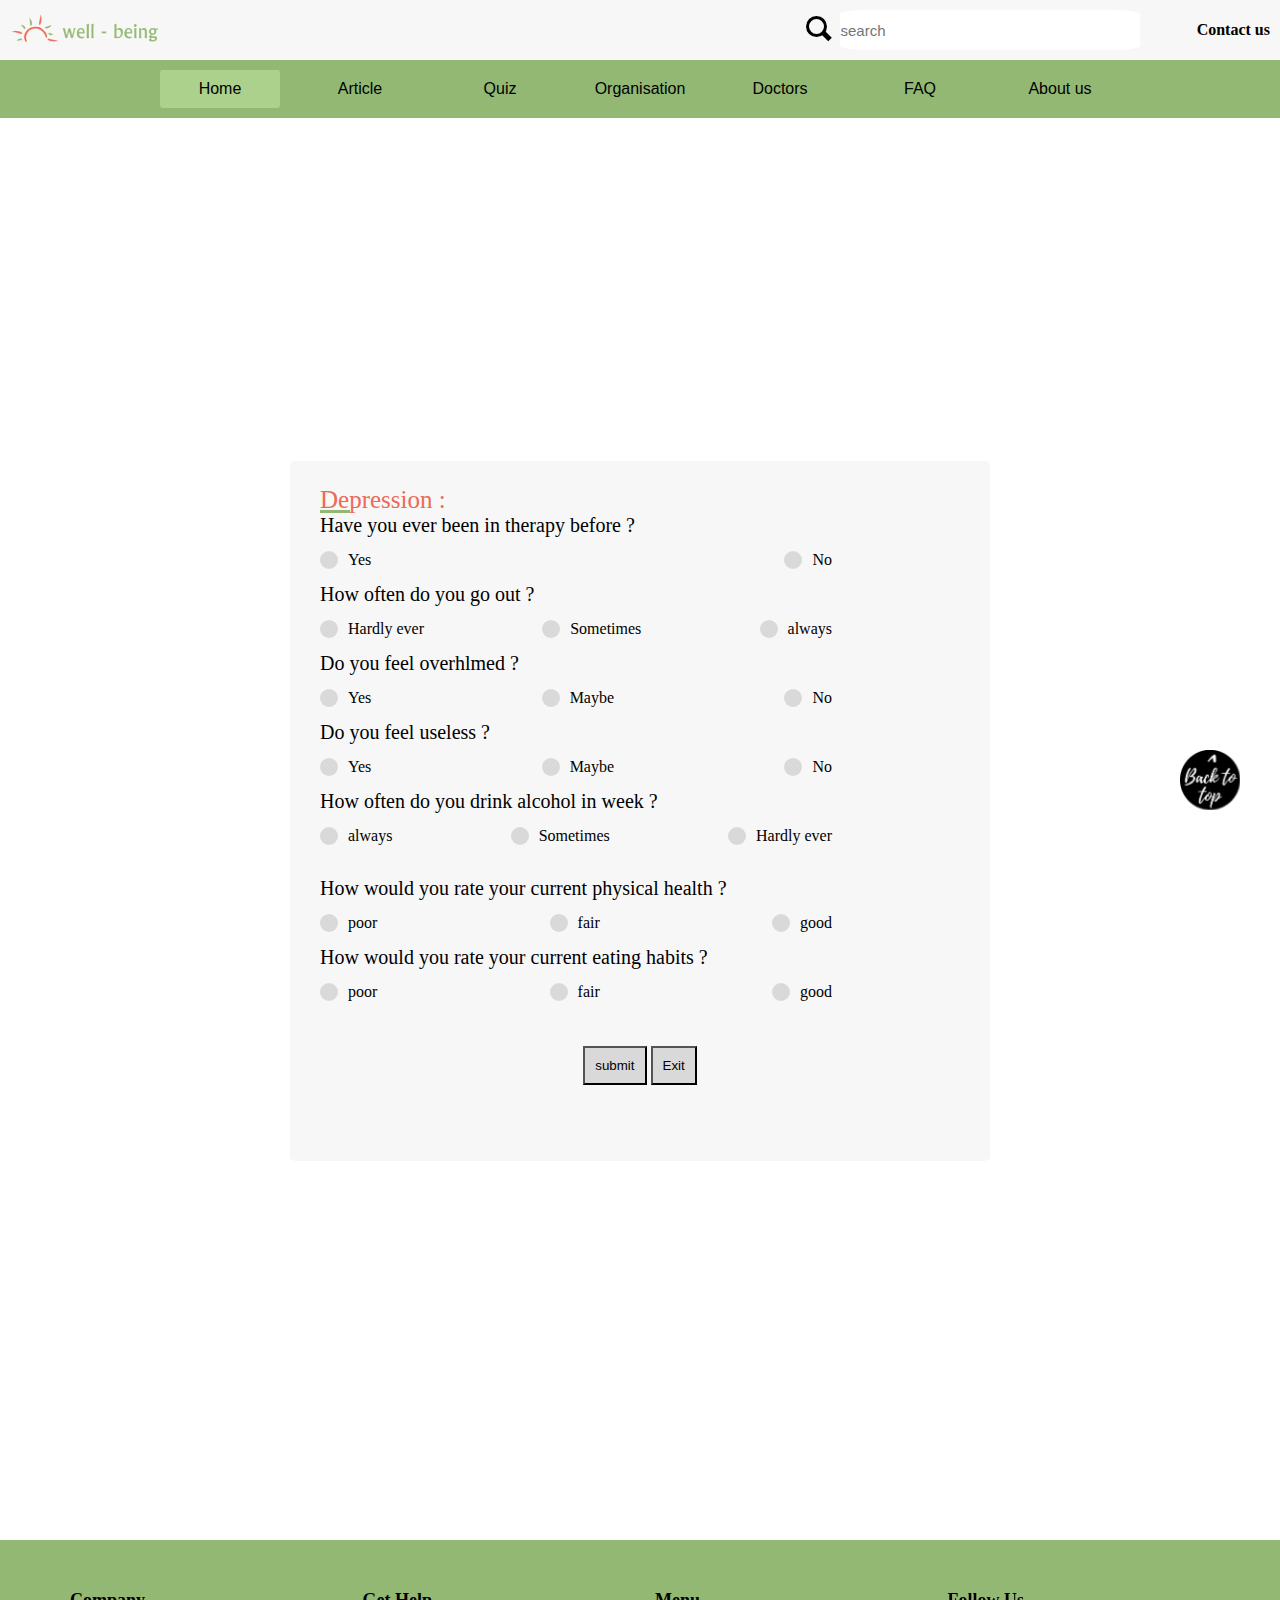
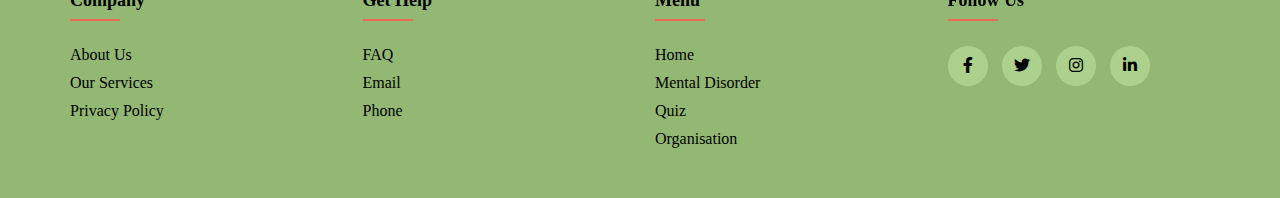
<file: quizz-depression.html>
<!DOCTYPE HTML>
<html>
<head>
    <meta charset="UTF-8"/>
	<title>well-being</title>
	<style>		
		legend{
			color: #eb6a56;
			font-family: Arial, Helvetica, sans-serif;
		}
	</style>
		<link rel="icon"
		type="image/png"
		href="logo_nav1.png"
		sizes="16x16">
	<link rel="stylesheet"
	href="projet.css"
	type="text/css">
	<link rel="stylesheet" type="text/css" href="https://cdnjs.cloudflare.com/ajax/libs/font-awesome/6.0.0-beta3/css/all.min.css">
</head>
<body bgcolor="#f7f7f7">
   <header id="up">
	   <table cellspacing="10" width=100%>
		   <tr>
                <td> <img src="logo8.png" width="150"	/>  </td> 
				<th align="center">
				    <div class="search">  
				          <div class="icon"></div> 
				         <div class="input"><input  type="search" id="mysearch" placeholder="search" /></div>
			         </div>
			    </th>
               <th align="right">
		        <a href="mailto:bousetaoui.ilham@gmail.com"> Contact us</a></th>
	      </tr>  
	</table>
	</header>
	<nav>
		<div class="menu-bar">
			<ul>
				<li class="active1"><a href="index.html">Home</a></li>
				<li><a href="" id="md">Article</a>
					<div class="sub-menu-1">
						<ul>
							<li><a href="mental_disorder.html">Depression</a></li>
							<li><a href="Anxiety.html">Anxiety</a></li>
							<li><a href="mental_disorder_1.html">Bipolar</a></li>
						</ul>
					</div>
				</li>
				<li><a href="" id="quiz">Quiz</a>
					<div class="sub-menu-1">
						<ul>
							<li><a href="quizz-depression.html">Depression</a></li>
							<li><a href="quiz-anxiety.html">Anxiety</a></li>
							<li><a href="quizz-bipolar.html">Bipolar</a></li>
						</ul>
					</div>
				</li>
				<li><a href="To-Do-List.html">Organisation</a></li>
				<li><a href="contact_doctors.html">Doctors</a></li>
				<li><a href="FAQ.html">FAQ</a></li>
				<li><a href="about_us.html">About us</a></li>
			</ul>
			</div>
	</nav>
	<br>
	<div id="quizz">
	<article class="ba_quizz" >
		<div class="container">
		<span class="title">Depression :</span>
		<form method="get" action="#" onsubmit="return Submit()">
			<div class="gender-details">
				<input type="radio" name="gender1" id="dot-1" data-value="1" class="answer">
				<input type="radio" name="gender1" id="dot-2" data-value="0" class="answer">
				<span class="gender-title">Have you ever been in therapy before ?</span>
			    <div class="category">
                  <label for="dot-1">
					  <span class="dot one"></span>
				      <span class="gender">Yes</span>
			      </label>
				  <label for="dot-2">
					<span class="dot two"></span>
					<span class="gender">No</span>
				 </label>
                </div>
             </div>

			 <div class="gender-details">
				<input type="radio" name="gender2" id="dat-1" data-value="3" class="answer">
				<input type="radio" name="gender2" id="dat-2" data-value="2" class="answer">
				<input type="radio" name="gender2" id="dat-3" data-value="1" class="answer">
			 <label for="out" class="gender-title"> How often do you go out ?</label>
			 <div class="category">
				<label for="dat-1">
					<span class="dat one"></span>
					<span class="gender">Hardly ever</span>
				</label>
				<label for="dat-2">
				  <span class="dat two"></span>
				  <span class="gender">Sometimes</span>
			   </label>
			   <label for="dat-3">
				<span class="dat three"></span>
				<span class="gender">always</span>
			 </label>
			  </div>
			</div>

			<div class="gender-details">
				<input type="radio" name="gender3" id="doot-1" data-value="2" class="answer">
				<input type="radio" name="gender3" id="doot-2" data-value="1" class="answer">
				<input type="radio" name="gender3" id="doot-3" data-value="0" class="answer">
                <span class="gender-title">Do you feel overhlmed ?</span> 
				<div class="category">
					<label for="doot-1">
						<span class="doot one"></span>
						<span class="gender">Yes</span>
					</label>
					<label for="doot-2">
					  <span class="doot two"></span>
					  <span class="gender">Maybe</span>
				   </label>
				   <label for="doot-3">
					<span class="doot three"></span>
					<span class="gender">No</span>
				 </label>
				  </div>
			   </div>

			   <div class="gender-details">
				<input type="radio" name="gender4" id="dooot-1" data-value="2" class="answer">
				<input type="radio" name="gender4" id="dooot-2" data-value="1" class="answer">
				<input type="radio" name="gender4" id="dooot-3" data-value="0" class="answer">
             <span class="gender-title">Do you feel useless ?</span>
			 <div class="category">
				<label for="dooot-1">
					<span class="dooot one"></span>
					<span class="gender">Yes</span>
				</label>
				<label for="dooot-2">
				  <span class="dooot two"></span>
				  <span class="gender">Maybe</span>
			   </label>
			   <label for="dooot-3">
				<span class="dooot three"></span>
				<span class="gender">No</span>
			 </label>
			  </div>
		   </div>

		   <div class="gender-details">
			<input type="radio" name="gender5" id="daat-1" data-value="3" class="answer">
			<input type="radio" name="gender5" id="daat-2" data-value="2" class="answer">
			<input type="radio" name="gender5" id="daat-3" data-value="1" class="answer">
		 <label for="out" class="gender-title"> How often do you drink alcohol in week ?</label><br>
		 <div class="category">
			<label for="daat-1">
				<span class="daat one"></span>
				<span class="gender">always</span>
			</label>
			<label for="daat-2">
			  <span class="daat two"></span>
			  <span class="gender">Sometimes</span>
		   </label>
		   <label for="daat-3">
			<span class="daat three"></span>
			<span class="gender">Hardly ever </span>
		 </label>
		  </div>
		</div><br>
			
			<div class="gender-details">
				<input type="radio" name="gender6" id="daaat-1" data-value="3" class="answer">
				<input type="radio" name="gender6" id="daaat-2" data-value="2" class="answer">
				<input type="radio" name="gender6" id="daaat-3" data-value="1" class="answer">
			 <label for="physical" class="gender-title"> How would you rate your current physical health ?</label>
			 <div class="category">
			 <label for="daaat-1">
				<span class="daaat one"></span>
				<span class="gender"> poor</span>
			</label>
			<label for="daaat-2">
			  <span class="daaat two"></span>
			  <span class="gender">fair</span>
		   </label>
		   <label for="daaat-3">
			<span class="daaat three"></span>
			<span class="gender">good</span>
		 </label>
		  </div>
			</div>

			<div class="gender-details">
				<input type="radio" name="gender7" id="daaaat-1" data-value="3" class="answer">
				<input type="radio" name="gender7" id="daaaat-2" data-value="2" class="answer">
				<input type="radio" name="gender7" id="daaaat-3" data-value="1" class="answer">
			 <label for="physical" class="gender-title"> How would you rate your current eating habits ?</label>
			 <div class="category">
			 <label for="daaaat-1">
				<span class="daaaat one"></span>
				<span class="gender">poor</span>
			</label>
			<label for="daaaat-2">
			  <span class="daaaat two"></span>
			  <span class="gender">fair</span>
		   </label>
		   <label for="daaaat-3">
			<span class="daaaat three"></span>
			<span class="gender">good</span>
		 </label>
		  </div>
			</div>

			<div class="button" align="right">
				<button type="submit" name="submit" id="submit">submit</button>
				<button type="button" name="exit" id="exit" onclick="javascript:history.back()">Exit</button>
			</div>
		</form>
	</div>
		</div>
		</article>
		<script src="https://cdnjs.cloudflare.com/ajax/libs/jquery/3.5.0/jquery.min.js" integrity="sha256-xNzN2a4ltkB44Mc/Jz3pT4iU1cmeR0FkXs4pru/JxaQ=" crossorigin="anonymous"></script>
		<script src="script-quiz.js"></script>
	<br>
	<a href="#up" class="up"> <img src="backtotop.png" height="60" width="60" class="top"/> </a>
	<br><br>

	<div class="cfooter">
	<footer class="footer">
		<div class="container1">
			<div class="row">
				<div class="footer-col">
					<h4>company</h4>
					<ul>
						<li><a href="#about_us.html">about us</a></li>
						<li><a href="#">our services</a></li>
						<li><a href="#">privacy policy</a></li>
					</ul>
				</div>
				<div class="footer-col">
				   <h4>get help</h4>
				   <ul>
					   <li><a href="FAQ.html">FAQ</a></li>
					   <li><a href="#">email</a></li>
					   <li><a href="#">phone</a></li>
				   </ul>
			   </div>
			   <div class="footer-col">
				   <h4> menu </h4>
				   <ul>
					   <li><a href="index.html">Home</a></li>
					   <li><a href="#md">mental disorder</a></li>
					   <li><a href="#quiz">Quiz</a></li>
					   <li><a href="To-Do-List.html">Organisation</a></li>
				   </ul>
			   </div>
			   <div class="footer-col">
				   <h4>follow us</h4>
				   <div class="social_links">
					   <a href="#"><i class="fab fa-facebook-f"></i></a>
					   <a href="#"><i class="fab fa-twitter"></i></a>
					   <a href="#"><i class="fab fa-instagram"></i></a>
					   <a href="#"><i class="fab fa-linkedin-in"></i></a>
				   </div>
			   </div>
			</div>
		</div>
	</footer>
</div>
</body>
</html>
</file>
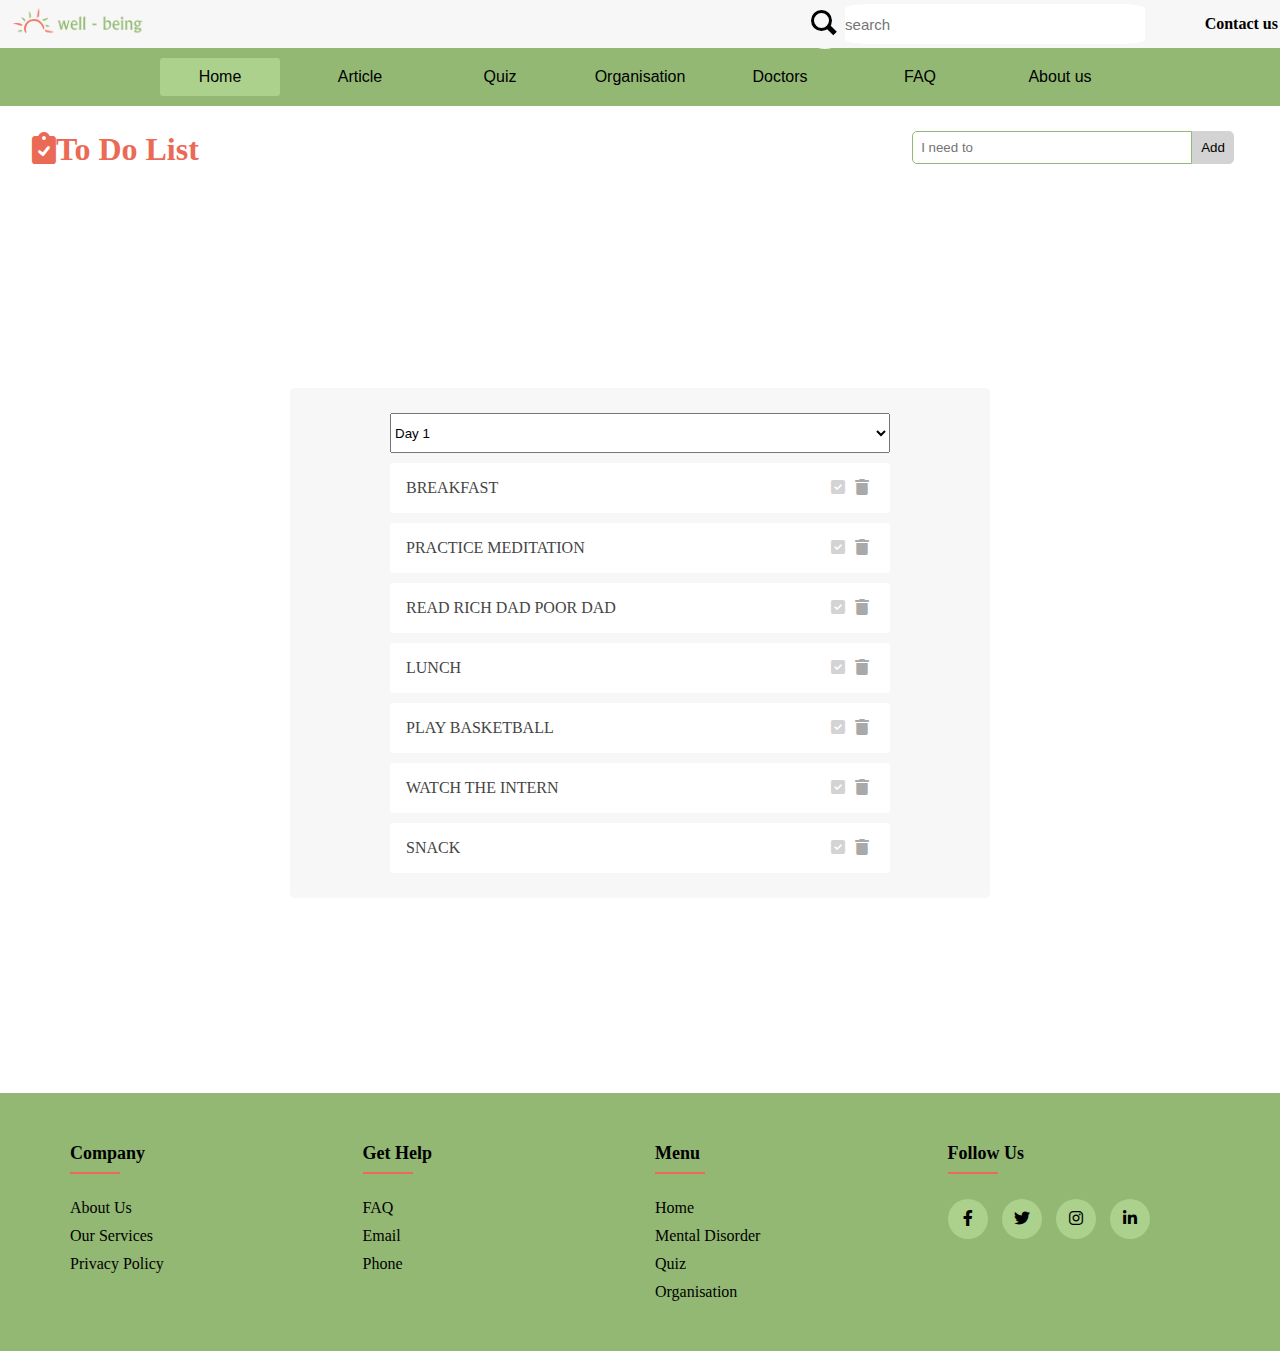
<file: To-Do-List.html>
<!DOCTYPE html>
<html lang="en">
<head>
    <meta charset="UTF-8">
    <meta http-equiv="X-UA-Compatible" content="IE=edge">
    <meta name="viewport" content="width=device-width,initial-scale=1.0">
    <link rel="stylesheet" href="projet.css">
    <link rel="icon"
        type="image/png"
        href="logo_nav1.png"
        sizes="16x16">
    <link rel="stylesheet" href="https://cdnjs.cloudflare.com/ajax/libs/font-awesome/6.0.0-beta3/css/all.min.css">
    <title>well-being</title>
</head>
<body onload="displayItems()">
    <header id="up">
        <table cellpadding=5px width=100%>
            <tr>
                 <td> <img src="logo7.png" width="150"	/>  </td>         	<!-- logo-->
                 
                <th align="center">
                     <div class="search">  
                           <div class="icon"></div> 
                          <div class="input"><input  type="search" id="mysearch" placeholder="search" /></div>
                      </div>
                 </th>
                 <th align="right"><a href="mailto:bousetaoui.ilham@gmail.com"> Contact us</a></th>
           </tr>  
     </table>
     </header>
     <nav>
        <div class="menu-bar">
            <ul>
                <li class="active1"><a href="index.html">Home</a></li>
                <li><a href="" id="md">Article</a>
                    <div class="sub-menu-1">
                        <ul>
                            <li><a href="mental_disorder.html">Depression</a></li>
                            <li><a href="Anxiety.html">Anxiety</a></li>
                            <li><a href="mental_disorder_1.html">Bipolar</a></li>
                        </ul>
                    </div>
                </li>
                <li><a href="" id="quiz">Quiz</a>
                    <div class="sub-menu-1">
                        <ul>
                            <li><a href="quizz-depression.html">Depression</a></li>
                            <li><a href="quiz-anxiety.html">Anxiety</a></li>
                            <li><a href="quizz-bipolar.html">Bipolar</a></li>
                        </ul>
                    </div>
                </li>
                <li><a href="To-Do-List.html">Organisation</a></li>
                <li><a href="contact_doctors.html">Doctors</a></li>
                <li><a href="FAQ.html">FAQ</a></li>
                <li><a href="about_us.html">About us</a></li>
            </ul>
            </div>
     </nav>
    <div class="font">
<div class="container2">
    <div class="nav2">
     <h2><i class="fas fa-clipboard-check"></i>To Do List</h2>
         <div class="user-input">
             <input id="input" type="text" placeholder="I need to"><button 
             onclick="addItem()">Add</button>

         </div>
    </div>
</div>
<div class="ba">
<div class="container">
    <div class="to-do-items"></div>
</div>
</div>
    <script src="script.js"></script>
    </div>
    <footer class="footer">
        <div class="container1">
            <div class="row">
                <div class="footer-col">
                    <h4>company</h4>
                    <ul>
                        <li><a href="#about_us.html">about us</a></li>
                        <li><a href="#">our services</a></li>
                        <li><a href="#">privacy policy</a></li>
                    </ul>
                </div>
                <div class="footer-col">
                   <h4>get help</h4>
                   <ul>
                       <li><a href="FAQ.html">FAQ</a></li>
                       <li><a href="#">email</a></li>
                       <li><a href="#">phone</a></li>
                   </ul>
               </div>
               <div class="footer-col">
                   <h4> menu </h4>
                   <ul>
                       <li><a href="index.html">Home</a></li>
                       <li><a href="#md">mental disorder</a></li>
                       <li><a href="#quiz">Quiz</a></li>
                       <li><a href="To-Do-List.html">Organisation</a></li>
                   </ul>
               </div>
               <div class="footer-col">
                   <h4>follow us</h4>
                   <div class="social_links">
                       <a href="#"><i class="fab fa-facebook-f"></i></a>
                       <a href="#"><i class="fab fa-twitter"></i></a>
                       <a href="#"><i class="fab fa-instagram"></i></a>
                       <a href="#"><i class="fab fa-linkedin-in"></i></a>
                   </div>
               </div>
            </div>
        </div>
    </footer>   
</body>


   



</html>
</file>
<file: projet.css>
*{
    margin: 0;
    padding: 0;
    box-sizing: border-box;
}

html{
    scroll-behavior: smooth;
}
body{
    font-family: 'Fredoka One', cursive;
    margin: 0;
    padding: 0;
    background-color: white;
}
a{
    color: black;
    text-decoration: none;
}
a:hover{
    color: #eb6a56;
    text-decoration: solid;
}
header {
    background-color: #f7f7f7;
        }
.button{
    text-align: center;
}
.about{
    text-align: justify;
    font-size: 3ex;
}
.search{
    position: relative;
    width: 40px;
    height: 40px;
    background: #f7f7f7;
    border-radius: 60px;
    transition: 0.5s;
    box-shadow: 0 0 0 5px #f7f7f7;
}

.search .icon {
    position: absolute;
    top: 0;
    left: 0;
    width: 40px;
    height: 40px;
    background: #f7f7f7;
    border-radius: 60px;
    display: flex;
    justify-content: center;
    align-items: center;
    z-index: 1000;;   
}

.search .icon::before{
    content: '';
    position: absolute;
    width: 15px;
    height: 15px;
    border: 3px solid #000;
    border-radius: 50%;
    transform: translate(-4px,-4px)
}

.search .icon::after{
    content: '';
    position: absolute;
    width: 5px;
    height: 10px;
    background: #000;
    transform: translate(6px,6px) rotate(315deg);
}

.search .input{
    position: relative;
    width: 300px;
    height: 40px;
    left: 40px; 
    display: flex;
    justify-content: center;
    align-items: center;  
    border-radius: 50%; 
}

.search .input input{
    position: absolute;
    top: 0;
    width: 100%;
    height: 100%;
    border: none;
    outline: none;
    font-size: 15px;
    padding: 5px 0;
    border-radius: 10%; 
}
		
.title{
    color: #eb6a56;
}

.table{
    padding-left: 25%;
}

.bg{
    background-color: #fbe1d4;
    background-image: url('wellness1.png');
    background-repeat:no-repeat ;
}


.ba{
    display: flex;
    height: 100vh;
    justify-content: center;
    padding: 10px;
    align-items: center;
}

.ba_quizz{
    display: flex;
    height: 150vh;
    justify-content: center;
    padding: 10px;
    align-items: center;
}

.container{
    max-width: 700px;
    width: 100%;
    background: #f7f7f7 ;
    padding: 25px 30px;
    border-radius: 5px;   
}

.container .title {
    font-size: 25px;
    font-weight: 500;
    position: relative;
}

.container .title::before {
    content: '';
    position: absolute;
    left: 0;
    bottom: 0;
    height: 3px;
    width: 30px;
    background: #93B874;
}

.container form .userdetails { 
    display: flex;
    flex-wrap: wrap;
    justify-content: space-between;
    margin: 20px 0 12px 0;
}

form .userdetails .inputbox {
    margin-bottom: 15px;
    width: calc(100% / 2 - 20px );
}

.userdetails .inputbox .details{
    font-weight: 500;
    margin-bottom: 5px;
}

.userdetails .inputbox input,
.userdetails .inputbox select,
.userdetails .inputbox .answers .answer {
    display: block;
    height: 45px;
    width: 100%;
    outline: none;
    border-radius: 5px;
    border: 1px solid #ccc;
    padding-left: 15px;
    font-size: 16px;
    cursor: pointer;
    border-bottom-width:2px ;
    transition: all 0.3s ease;
    font-family:'Fredoka One', cursive ;
}

.userdetails .inputbox input:focus,
.userdetails .inputbox select:focus,
.userdetails .inputbox input:valid,
.userdetails .inputbox select:valid{
    border-color: #93B874;
}

.gender-title{
    font-size: 20px;
    font-weight: 500;
}

form .gender-details .category{
    display: flex;
    width: 80%;
    margin: 14px 0;
    justify-content: space-between;
}

.gender-details .category label {
    display: flex;
    align-items: center;
}

.gender-details .category .dot,
.gender-details .category .doot,
.gender-details .category .dooot,
.gender-details .category .dat,
.gender-details .category .daat,
.gender-details .category .daaat,
.gender-details .category .daaaat{
    height: 18px;
    width: 18px;
    background: #d9d9d9;
    border-radius: 50%;
    margin-right: 10px;
    border: 4px solid transparent;
    cursor: pointer;
    transition: all 0.2s ease;
}

 #dot-1:checked ~ .category label .one,
 #dot-2:checked ~ .category label .two,
 #dot-3:checked ~ .category label .three,
 #dot-1:hover ~ .category label .one,
 #dot-2:hover ~ .category label .two,
 #dot-3:hover ~ .category label .three, 
 #doot-1:checked ~ .category label .one,
 #doot-2:checked ~ .category label .two,
 #doot-3:checked ~ .category label .three,
 #doot-1:hover ~ .category label .one,
 #doot-2:hover ~ .category label .two,
 #doot-3:hover ~ .category label .three,
 #dooot-1:checked ~ .category label .one,
 #dooot-2:checked ~ .category label .two,
 #dooot-3:checked ~ .category label .three,
 #dooot-1:hover ~ .category label .one,
 #dooot-2:hover ~ .category label .two,
 #dooot-3:hover ~ .category label .three,
 #dat-1:checked ~ .category label .one,
 #dat-2:checked ~ .category label .two,
 #dat-3:checked ~ .category label .three,
 #dat-1:hover ~ .category label .one,
 #dat-2:hover ~ .category label .two,
 #dat-3:hover ~ .category label .three,
 #daat-1:checked ~ .category label .one,
 #daat-2:checked ~ .category label .two,
 #daat-3:checked ~ .category label .three,
 #daat-1:hover ~ .category label .one,
 #daat-2:hover ~ .category label .two,
 #daat-3:hover ~ .category label .three,
 #daaat-1:checked ~ .category label .one,
 #daaat-2:checked ~ .category label .two,
 #daaat-3:checked ~ .category label .three,
 #daaat-1:hover ~ .category label .one,
 #daaat-2:hover ~ .category label .two,
 #daaat-3:hover ~ .category label .three,
 #daaaat-1:checked ~ .category label .one,
 #daaaat-2:checked ~ .category label .two,
 #daaaat-3:checked ~ .category label .three,
 #daaaat-1:hover ~ .category label .one,
 #daaaat-2:hover ~ .category label .two,
 #daaaat-3:hover ~ .category label .three{
     border-color: #f7f7f7;
     background: #eb6a56;
 }

 form input[type="radio"] {
     display: none;
 }

 form .button{
     height: 45px;
     margin: 45px 0;
 }

 form .button button{
     display: inline;
     text-align: right;
     padding: 10px;
     box-shadow: #1A1D18;
     background: #d9d9d9;
 }

 .lien a{
     text-align: right;
     padding: 5px;
     border: 2px solid #000;
     box-shadow: #1A1D18;
     background: #d9d9d9;
 }

 .up {
     position: fixed;
     bottom: 100px;
     right: 50px;
     width: 50px;
     height: 50px;
 }

 .top:hover,
 .top:focus{
     width: 80px;
     height: 80px;
     background: #eb6a56;
    border-radius: 30%;
 }
.container1{
    max-width: 1170px;
    margin: auto;
}

.row{
    display: flex;
    flex-wrap: wrap;
}

ul{
    list-style: none;
}

.organisation{
   display: inline-block;
}

 .footer{
     background-color: #93B874;
     padding: 50px 0;
 }

 .footer-col{
     width: 25%;
     padding: 0 15px;
 }

 .footer-col h4{
     font-size: 18px;
     color: #000;
     text-transform: capitalize;
     margin-bottom: 35px;
     position: relative;
 }

 .footer-col h4::before{
     content: '';
     position: absolute;
     left: 0;
     bottom: -10px;
     background-color: #eb6a56;
     height: 2px;
     box-sizing: border-box;
     width: 50px;
 }

 .footer-col ul li:not(:last-child){
     margin-bottom: 10px;
 }

 .footer-col ul li a{
     font-size: 16px;
     text-transform: capitalize;
     color: black;
     text-decoration: none;
     font-weight: 300;
     display: block;
     transition: all 0.3s ease;
 }

 .footer-col ul li a:hover{
     color:#eb6a56;
     padding-left: 8px;
 }

 .footer-col .social_links a{
     display: inline-block;
     height: 40px;
     width: 40px;
     background-color: #aed490e5;
     margin: 0 10px 10px 0;
     text-align: center;
     line-height: 40px;
     border-radius: 50%;
    transition: all 0.3s ease;
 }

 .footer-col .social_links a:hover{
     color: #eb6a56;
     background-color: #93B874;
 }

 @media(max-width: 767px){
    .footer-col{
        width: 50%;
        margin-bottom: 30px;
    }
 }

/*----howwellbeingwilhelpyou----*/



 .bb{
    text-align: center;
    text-decoration: underline;
}

.all{
    padding-left: 18%;
}

 .ball{
     display: inline-block;
     margin-top: 0;
     margin: 2%;
     text-align: center;
 }

 .power{
     background-color: #93B874;
     padding: 10%;
     margin: 15px;
     margin-top: 0;
 }

 .us{
     background-color: #f7f7f7;
     padding: 10%;
     margin: 20px;
     margin-top: 0;
 }

 .bulb{
     background-color: #ef8243;
     padding: 10%;
     margin: 15px;
     margin-top: 0;
 }

.b1{
    padding-bottom: 5%;
}

.b2{
    padding-bottom: 5%;
}

/*To do list*/
@import url('https://fonts.googleapis.com/css2?family=Fredoka+One&display=swap');
.font{
    font-family: 'Fredoka One', cursive;
    background-color: #ffffff;
    color: #eb6a56;
}
.container2{
    width:95%;
    margin: auto;
}
.nav2{
    display: flex;
    justify-content: space-between;
    flex-wrap: wrap;
    width: 100%;
    margin: 25px 0;
}
.nav2 h2{
   font-size: 2rem; 
}
.user-input{
   width: 350px;
   text-align: center;
}
.user-input input{
    width: 80%;
    outline: none;
    padding: 8px;
    border: 1px solid lightgray;
    border-top-left-radius: 5px;
    border-bottom-left-radius: 5px;
    -webkit-transition: all 0.30s ease-in-out;
    -moz-transition: all 0.30s ease-in-out;
    -ms-transition: all 0.30s ease-in-out;
    -o-transition: all 0.30s ease-in-out;
    transition: all 0.30s ease-in-out;
    border-color: #93B874;
}
.user-input input:focus{
    box-shadow: 0 0 5px #93B874;
    border: 1px solid #93B874
}
.user-input button{
    cursor:pointer;
    padding: 8px;
    width: fit-content;
    transition: 1s;
    outline: none;
    background-color: lightgray;
    border: 1px solid lightgray;
    border-top-right-radius: 5px;
    border-bottom-right-radius: 5px;
}
.user-input button:hover{
    background-color: transparent;
    color:#eb6a56;
}
.to-do-items{
    width: 500px;
    margin: auto;
}
.item{
    background-color: white;
    display: flex;
    justify-content: space-between;
    width:100%;
    height:auto;
    border-radius: 2px;
    padding: 16px;
    color: #454545;
    margin-top: 10px;
    font-size: 1rem;
    text-transform: uppercase; 
    -webkit-transition: all 0.30s ease-in-out;
    -moz-transition: all 0.30s ease-in-out;
    -ms-transition: all 0.30s ease-in-out;
    -o-transition: all 0.30s ease-in-out;
    transition: all 0.30s ease-in-out;  
}
.item:hover{
    box-shadow: 0 0 20px #93B874;
    border: 1px solid #93B874;
}
.item i{
    cursor: pointer;
    margin: 0 5px;
}
@media(max-width:768px){
    .nav2{
        align-items: center;
        flex-direction: column;
    }
    .nav2 h2{
        margin: 10px 0;
    }
    .user-input{
      width: 100%;  
    }
    .to-do-items{
        width: 100%;
    }
}
@media(max-width: 480px){
    .user-input input{
      width: 74%;  
    }
}

@media(max-width: 320px){
    .user-input input{
      width: 60%;  
    }
}
/*#79CA79*/

.select{
    width: 500px;
    height: 40px;
}

.baa{
display: flex;
height: 40vh;
justify-content: center;
padding: 5px;
align-items: center;}

.baaa{
    display: flex;
    height: 30vh;
    justify-content: center;
    padding: 5px;
    align-items: center;}

    @import url('https://fonts.googleapis.com/css2?family=Baloo+Bhaina+2&family=Fredoka+One&display=swap');

    .container-fluid{
        width: 50%;
        height: 90%;
        margin: 0 auto;
        margin-top: 100px;
        font-family: 'Baloo Bhaina 2', cursive;
        background: #f7f7f7 ;
        padding: 25px 30px;
        border-radius: 5px; 
    
    }
    .container-fluid h2 {
        color:#eb6a56ee;
        position: relative;
        width: 23rem;
    }

    .icon i{
        cursor: pointer;
        margin: 0 5px;
        align-items: center;
        color:#fff;
        padding: 3px;
        padding-top: 5px;
    }
    .accordion{
        width: 100%;
        padding: 0 5px;
        border: 2px solid #93B874;
        cursor: pointer;
        border-radius: 50px;
        display: flex;
        margin: 10px 0;
        align-items: center;
    
    }
    .accordion .icon{
        margin: 0 10px 0 0;
        width: 30px;
        height: 30px;
        background: url(f067) no-repeat 8px 7px #93B874;
        border-radius: 50%;
        float: left;
        transition: all .5s ease-in;
    }
    .accordion h5{
        font-size: 22px;
        margin: 0;
        padding: 3px 0 0 0;
        font-weight: normal;
        color: #93B874;
        transition: all .5s ease-in;
    }
    
    .active .icon{
        background: url(f068) no-repeat 2px -25px #fff;
    }
    .active {
        background-color: #eb6a56ee;
        color: #eb6a56;
    }
    .active h5 {
        color: #fff;
    }
    .panel{
        padding: 0 15px;
        border-left: 1px solid #93B874;
        margin-left: 25px;
        font-size: 14px;
        text-align: justify;
        overflow: hidden;
        max-height: 0px;
        transition: all .5s ease-in;
    }

    .aba{
        display: flex;
        height: 70vh;
        justify-content: center;
        padding: 10px;
        align-items: center;
    }
    
    /*mental_disorder*/
    .md{ text-align:justify;
        padding-top: 40px;
    }
    
    .md h1{
        font-size: x-large;
        text-align: center;
    }

    .md p{
        font-size: large;
        padding-left: 5%;
    }

    .footer-col-2{
        width: 90%;
        /*padding: 50%;*/
        font-weight: bold;
        margin-top: 0px;
        text-align: left;
       padding-right: 0;
       background: #f7f7f7;
    }
   
    .footer-col-2 h3{
        font-size: 18px;
        color: #000;
        text-transform: capitalize;
        margin-bottom: 35px;
        position: relative;
    }
    .footer-col-2 ul li:not(:last-child){
        margin-bottom: 5px;
    }
   
    .footer-col-2 h3::before{
        content: '';
        position: absolute;
        left: 0;
        bottom: -10px;
        background-color: #eb6a56;
        height: 2px;
        box-sizing: border-box;
        width: 50px;
    }
    
   
    .footer-col-2 ul li a{
        font-size: 16px;
        text-transform: capitalize;
        color: black;
        font-weight: 300;
        transition: all 0.2s ease;
    }
   
    .footer-col-2 ul li a:hover{
        color:#eb6a56;
    }
   
    .imaa{
        padding-left: 25%;
    }
    th .footer-col-2{
        padding: 45px;
        margin: 20px;
    }

    /* menu */
    .menu-bar{
        font-family: sans-serif;
        background: #93B874;
        text-align: center;
    }
    
    .menu-bar ul{
        display: inline-flex;
        list-style: none;
        color: #000;
    }
    
    .menu-bar ul li{
        width: 120px;
        margin: 10px;
        padding: 10px;
    }
    
    .menu-bar ul li a{
        text-decoration: none;
        color: #000;
    }
    
    .active1,.menu-bar ul li:hover
    {
        background: #aed490e5;
        border-radius: 3px;
    }
    
    .menu-bar ul li a:hover{
        color: #eb6a56;
    }
    
    .sub-menu-1
    {
        display: none;
    }
    
    .menu-bar ul li:hover .sub-menu-1,
    .menu-bar ul li:active .sub-menu-1
    {
        display: block;
        position: absolute;
        background: #93B874;
        margin-top: 15px;
        margin-left: -15px;  
    }
    
    .menu-bar ul li:hover .sub-menu-1 ul
    {
        display: block;
        margin: 10px;
    }
    
    .menu-bar ul li:hover .sub-menu-1 ul li
    {
        width: 150px;
        padding: 10px;
        border-bottom: 1px dotted #eb6a56;
        /*background: transparent;*/
        border-radius: 0;
        text-align: left;
    }
    
    .menu-bar ul li:hover .sub-menu-1 ul li:last-child
    {
        border-bottom: none;
    }
    
    .menu-bar ul li:hover .sub-menu-1 ul li a:hover
    {
        color: #eb6a56;
    }

/*----login----*/
.login h1{
    margin: 0;
}

.login{
    font-size: .938rem;
    display:block;
    grid-template-columns: 100%;
    margin-left: 1.5rem;
    margin-right: 3rem;
}

.login_content{
    display: grid;
}

.login_forms{
    position: relative;
    height: 368px;
}

.login_registre,.login_create{
    position: absolute;
    bottom: 1rem;
    width: 100%;
    background-color: #f7f7f7;
    padding: 2rem 1rem;
    border-radius: 1rem;
    text-align: center;
    box-shadow: 0 8px 20px rgba(35,77,0,.2);
    animation-duration: .4s;
    animation-name: animate-login;
}

@keyframes animate-login{
    0%{
        transform: scale(1,1);
    }
    50%{
        transform: scale(1.1,1.1);
    }
    100%{
        transform: scale(1,1);
    }
}

.login_title{
    font-size: 1.5rem;
    margin-bottom: 2rem;
}

.login_box{
    display: grid;
    grid-template-columns: max-content 1fr;
    column-gap: .5rem;
    padding: 1.125rem 1rem;
    background-color: #FFF;
    margin-top: 1rem;
    border-radius: .5rem;
    border-color: #93B874;
    border: 1px solid #ccc;
}

.login_icon{
    font-size: 1.5rem;
    color: #93B874;
}

.login_input{
    border: none;
    outline: none;
    font-size: .938rem;
    font-weight: 700;
    color: #93B874;
}

.login_input::placeholder{
    font-size: .938rem;
    font-family: 'Fredoka One', cursive;
    color: #ccc;
}

.login_forgot{
    display: block;
    width: max-content;
    margin-left: auto;
    margin-top: .5rem;
    font-size: .813rem;
    font-weight: 600;
    color: #ccc;
}

.login_button{
    display: block;
    padding: 1rem;
    margin: 2rem 0;
    background-color: #93B874;
    color: #FFF;
    font-weight: 600;
    text-align: center;
    border-radius: .5rem;
    transition: .3s;
    width: 100%;
}

.login_button:hover{
    background-color: #7d9e62;
}

.login_account,.login_signin,.login_signup{
    font-weight: 600;
    font-size: .813rem;
}

.login_account{
    color: #7d9e62;
}

.login_signin,.login_signup{
    color: #eb6a56;
    cursor: pointer;
}

.login_social{
    margin-top: 2rem;
}

.login_social-icon{
    font-size: 1.5rem;
    color: #7d9e62;
    margin: 0 1.5rem;
}

.login_social-icon:hover{
    color: #eb6a56;
}

.block{
    display: block;
}

.none{
    display: none;
}

@media screen and (min-width: 576px){
    .login_forms{
        width: 348px;
        justify-self: center;
    } 
}

@media screen and (max-width: 1024px){
    .login{
        height: 100vh;
        overflow: hidden;
    }

    .login_content{
        grid-template-columns: repeat(2,max-content);
        justify-content: center;
        align-items: center;
        margin-left: 10rem;
    }

    .login_registre,.login_create{
        left: -11rem;
    }

    .login_registre{
        bottom: -2rem;
    }

    .login_create{
        bottom: -5.5rem;
    }
}

.down{ 
    display: block;
    padding: 1rem;
    margin: 2rem 0;
    color: #FFF;
    font-weight: 600;
    text-align: center;
    border-radius: .5rem;
    transition: .3s;
}

.down:hover{
    padding-left: 10px; 
}
/*----explication----*/

.explication{
    width: 100%;
    padding: 25px 30px;
    border-radius: 5px;  
    background-color: #fbe1d4;
    align-items: center;
}

.explication ul{
    margin-left:20% ;
}

.tt{
    font-size: 50px;
}

.explication .title {
    font-size: 25px;
    font-weight: 500;
    position: relative;
}

.explication .title::before {
    content: '';
    position: absolute;
    left: 0;
    bottom: 0;
    height: 3px;
    width: 30px;
    background: #93B874;
}

.explication img{
    float: left;
}
</file>
